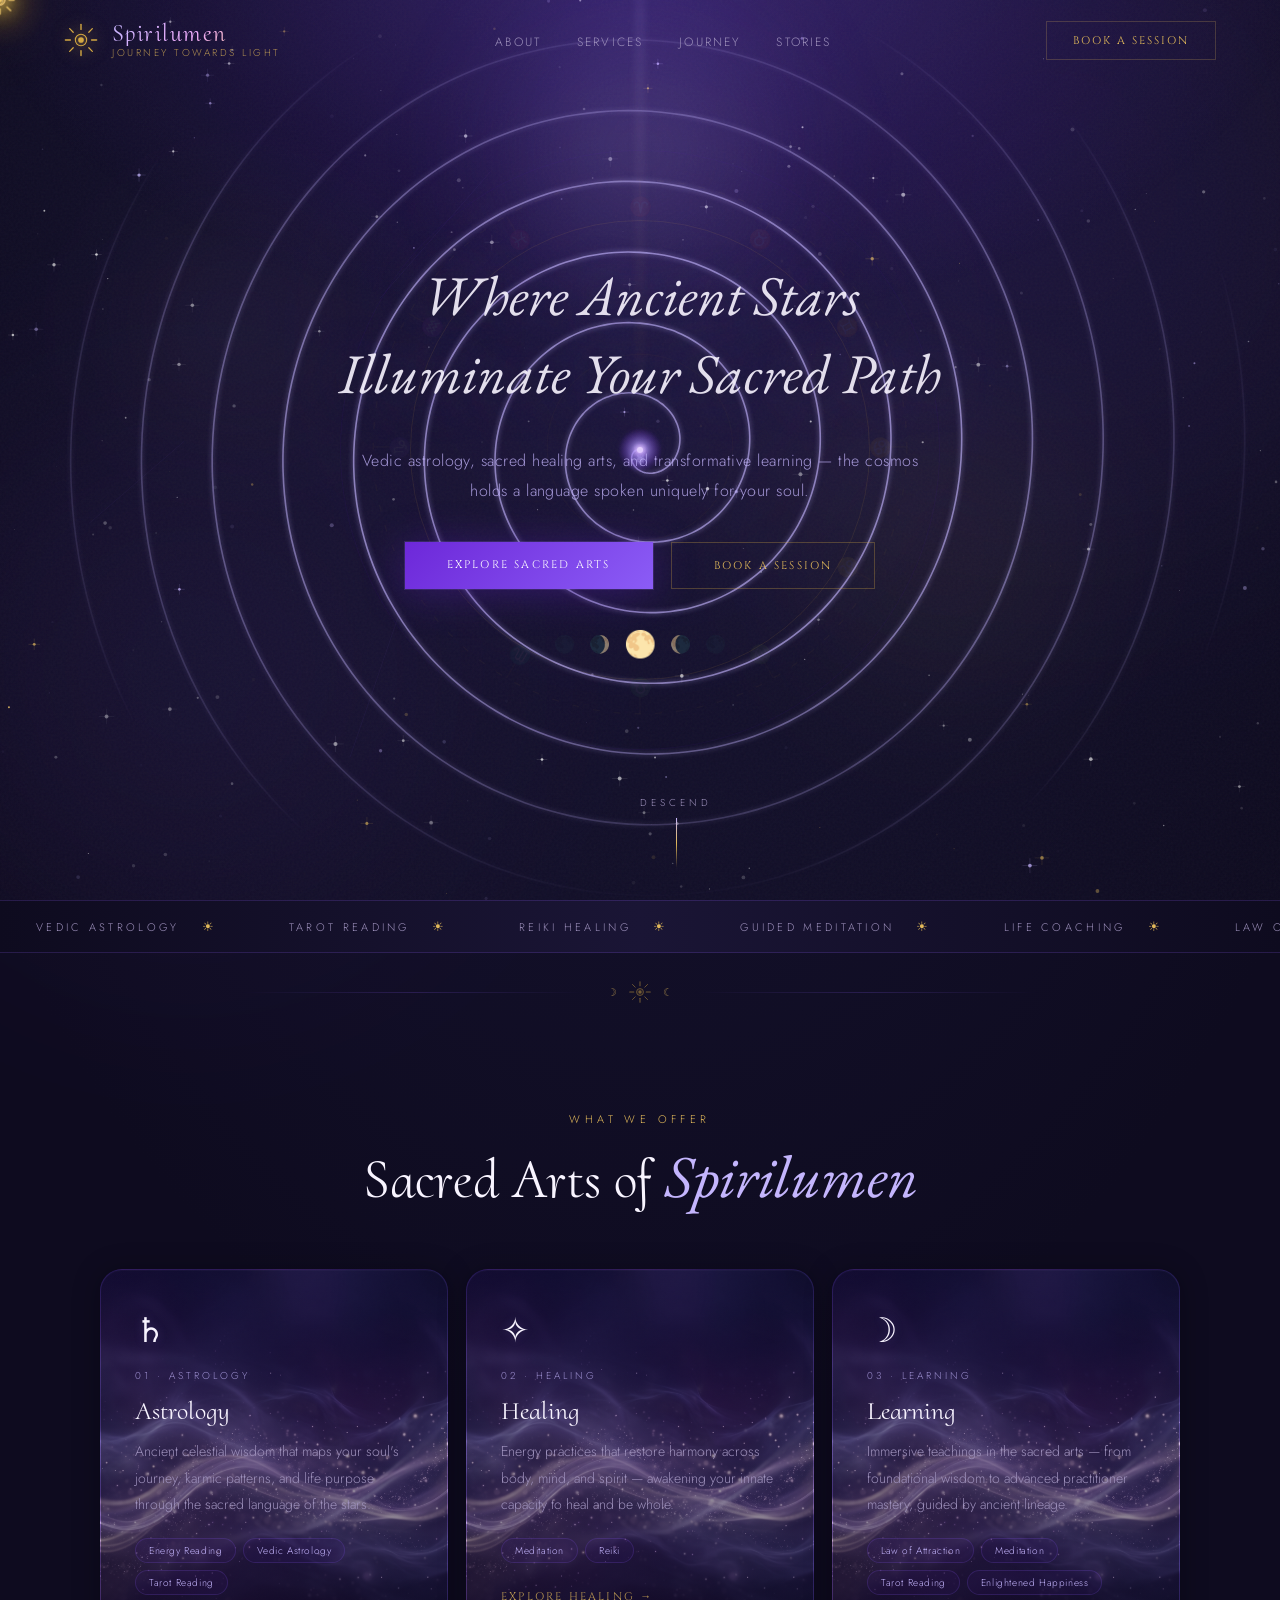
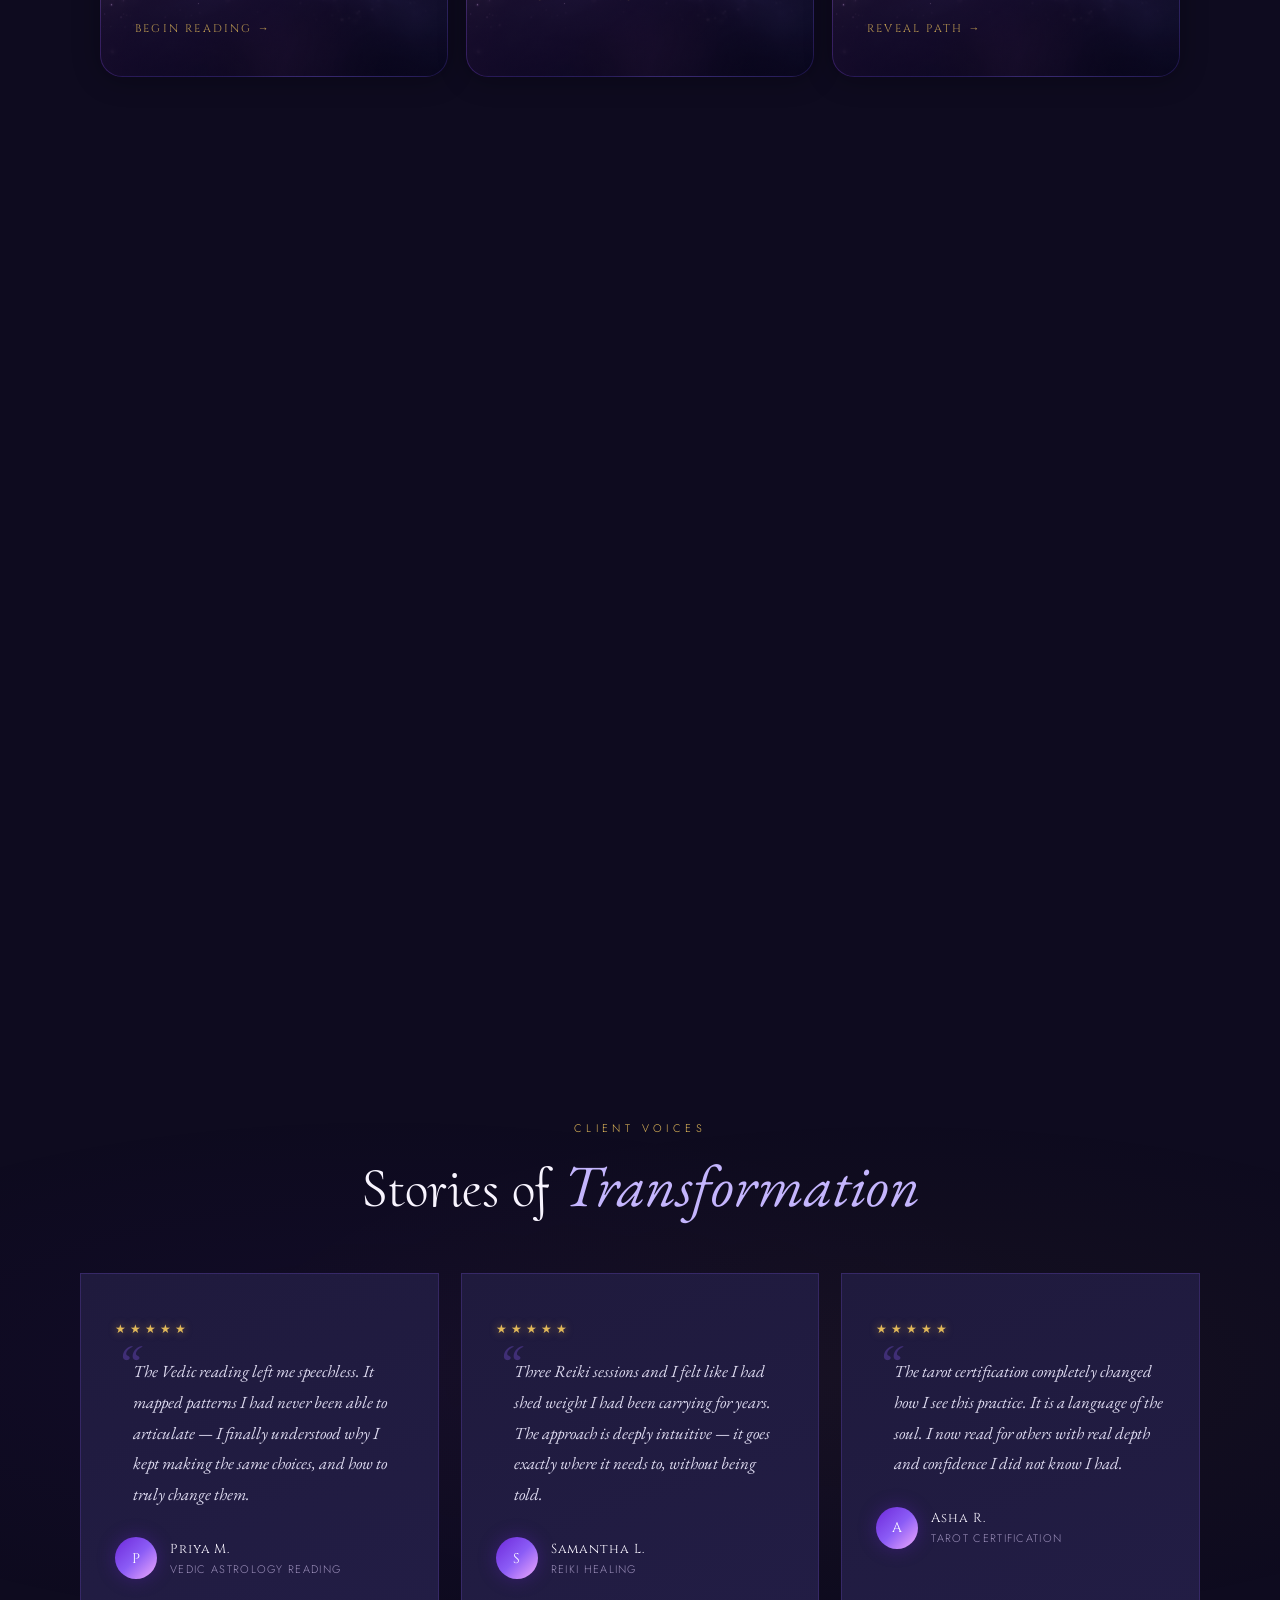
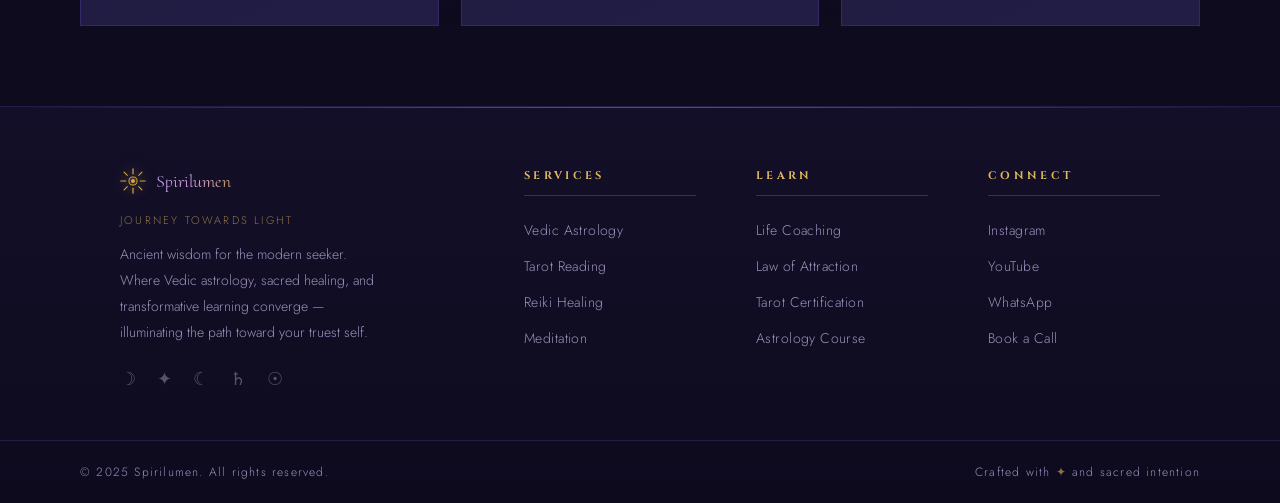
<file: index.html>
<!DOCTYPE html>
<html lang="en">
<head>
<meta charset="UTF-8">
<meta name="viewport" content="width=device-width, initial-scale=1.0">
<title>Spirilumen — Journey Towards Light</title>
<link rel="preconnect" href="https://fonts.googleapis.com">
<link rel="preconnect" href="https://fonts.gstatic.com" crossorigin>
<link href="https://fonts.googleapis.com/css2?family=Cinzel:wght@400;500;600&family=EB+Garamond:ital,wght@0,400;0,500;1,400;1,500&family=Cormorant+Upright:wght@300;400;500&family=Jost:wght@200;300;400&display=swap" rel="stylesheet">
<link rel="stylesheet" href="styles.css">
<link rel="stylesheet" href="animations.css">
<link rel="stylesheet" href="booking-modal.css">
</head>
<body>

<!-- ═══ CUSTOM CURSOR ═══ -->
<div id="cur-sun">
  <svg viewBox="0 0 48 48" fill="none" xmlns="http://www.w3.org/2000/svg">
    <line x1="24" y1="2"  x2="24" y2="10" stroke="#f0c86a" stroke-width="2.2" stroke-linecap="round"/>
    <line x1="24" y1="38" x2="24" y2="46" stroke="#f0c86a" stroke-width="2.2" stroke-linecap="round"/>
    <line x1="2"  y1="24" x2="10" y2="24" stroke="#f0c86a" stroke-width="2.2" stroke-linecap="round"/>
    <line x1="38" y1="24" x2="46" y2="24" stroke="#f0c86a" stroke-width="2.2" stroke-linecap="round"/>
    <line x1="7.5"  y1="7.5"  x2="13.2" y2="13.2" stroke="#f0c86a" stroke-width="2" stroke-linecap="round"/>
    <line x1="34.8" y1="34.8" x2="40.5" y2="40.5" stroke="#f0c86a" stroke-width="2" stroke-linecap="round"/>
    <line x1="40.5" y1="7.5"  x2="34.8" y2="13.2" stroke="#f0c86a" stroke-width="2" stroke-linecap="round"/>
    <line x1="13.2" y1="34.8" x2="7.5"  y2="40.5" stroke="#f0c86a" stroke-width="2" stroke-linecap="round"/>
    <circle cx="24" cy="24" r="7"   stroke="#f0c86a" stroke-width="1.5" fill="rgba(240,200,106,0.12)"/>
    <circle cx="24" cy="24" r="3.5" fill="#f0c86a"/>
  </svg>
</div>
<div id="cur-trail">☽</div>
<canvas id="trailC"></canvas>

<!-- ═══ SPACE CANVAS ═══ -->
<canvas id="spaceC"></canvas>

<!-- ═══ NEBULAE ═══ -->
<div class="nbl n1"></div>
<div class="nbl n2"></div>
<div class="nbl n3"></div>
<div class="nbl n4"></div>
<div class="nbl n5"></div>
<div class="grain"></div>

<!-- ═══════════════════════════════════════
     NAV
════════════════════════════════════════ -->
<nav id="mainNav">
  <div class="logo-group">
    <svg class="logo-sun-svg" viewBox="0 0 48 48" fill="none" xmlns="http://www.w3.org/2000/svg">
      <line x1="24" y1="2"  x2="24" y2="9"  stroke="#d4a843" stroke-width="2"   stroke-linecap="round"/>
      <line x1="24" y1="39" x2="24" y2="46" stroke="#d4a843" stroke-width="2"   stroke-linecap="round"/>
      <line x1="2"  y1="24" x2="9"  y2="24" stroke="#d4a843" stroke-width="2"   stroke-linecap="round"/>
      <line x1="39" y1="24" x2="46" y2="24" stroke="#d4a843" stroke-width="2"   stroke-linecap="round"/>
      <line x1="8"  y1="8"  x2="13" y2="13" stroke="#d4a843" stroke-width="1.8" stroke-linecap="round"/>
      <line x1="35" y1="35" x2="40" y2="40" stroke="#d4a843" stroke-width="1.8" stroke-linecap="round"/>
      <line x1="40" y1="8"  x2="35" y2="13" stroke="#d4a843" stroke-width="1.8" stroke-linecap="round"/>
      <line x1="13" y1="35" x2="8"  y2="40" stroke="#d4a843" stroke-width="1.8" stroke-linecap="round"/>
      <circle cx="24" cy="24" r="8" stroke="#d4a843" stroke-width="1.5" fill="rgba(212,168,67,0.1)"/>
      <circle cx="24" cy="24" r="4" fill="#d4a843"/>
    </svg>
    <div class="logo-text-wrap">
      <span class="logo-name">Spirilumen</span>
      <span class="logo-tag">Journey towards light</span>
    </div>
  </div>
  <ul class="nav-links">
    <li><a href="#about">About</a></li>
    <li><a href="#services">Services</a></li>
    <li><a href="#journey">Journey</a></li>
    <li><a href="#stories">Stories</a></li>
  </ul>
  <a href="#consult" class="nav-book">Book a Session</a>
</nav>

<!-- ═══════════════════════════════════════
     HERO
════════════════════════════════════════ -->
<section class="hero" id="home">

  <!-- Hero Spiral SVG — animated entirely by initHeroSpiral() in animations.js -->
  <svg id="heroSpiralSvg" xmlns="http://www.w3.org/2000/svg" aria-hidden="true"
       style="position:absolute;top:0;left:0;pointer-events:none;z-index:1;overflow:visible;">
    <defs>
      <filter id="spGlow" x="-40%" y="-40%" width="180%" height="180%" color-interpolation-filters="sRGB">
        <feGaussianBlur in="SourceGraphic" stdDeviation="2.8" result="blur"/>
        <feMerge>
          <feMergeNode in="blur"/>
          <feMergeNode in="SourceGraphic"/>
        </feMerge>
      </filter>
      <radialGradient id="spFocalGrad" cx="50%" cy="50%" r="50%">
        <stop offset="0%"   stop-color="rgba(216,180,254,0.9)"/>
        <stop offset="40%"  stop-color="rgba(167,139,250,0.35)"/>
        <stop offset="100%" stop-color="rgba(109,40,217,0)"/>
      </radialGradient>
      <radialGradient id="spMaskGrad" cx="50%" cy="50%" r="50%">
        <stop offset="50%"  stop-color="white" stop-opacity="1"/>
        <stop offset="100%" stop-color="white" stop-opacity="0"/>
      </radialGradient>
      <mask id="spFadeMask">
        <rect id="spMaskRect" fill="url(#spMaskGrad)"/>
      </mask>
    </defs>
    <g id="heroSpiralRotGroup" mask="url(#spFadeMask)">
      <path id="heroSpiralPath"/>
    </g>
    <circle id="heroSpiralGlow" r="22" fill="url(#spFocalGrad)" filter="url(#spGlow)" opacity="0"/>
    <circle id="heroSpiralCore" r="3"  fill="rgba(230,210,255,0.95)" filter="url(#spGlow)" opacity="0"/>
  </svg>

  <!-- Background wreath + orbital rings -->
  <div class="hero-emblem">
    <svg class="emblem-wreath" viewBox="0 0 500 500" xmlns="http://www.w3.org/2000/svg"
         style="width:min(580px,88vw);height:min(580px,88vw);">
      <g fill="none" stroke="rgba(212,168,67,1)" stroke-width="1.2">
        <circle cx="250" cy="250" r="230" stroke-dasharray="6 12" opacity=".6"/>
        <circle cx="250" cy="250" r="200" stroke-dasharray="2 18" opacity=".35"/>
        <circle cx="250" cy="250" r="80"  opacity=".4"/>
        <g opacity=".5">
          <line x1="250" y1="20" x2="250" y2="40"/>
          <line x1="250" y1="20" x2="250" y2="40" transform="rotate(30,250,250)"/>
          <line x1="250" y1="20" x2="250" y2="40" transform="rotate(60,250,250)"/>
          <line x1="250" y1="20" x2="250" y2="40" transform="rotate(90,250,250)"/>
          <line x1="250" y1="20" x2="250" y2="40" transform="rotate(120,250,250)"/>
          <line x1="250" y1="20" x2="250" y2="40" transform="rotate(150,250,250)"/>
          <line x1="250" y1="20" x2="250" y2="40" transform="rotate(180,250,250)"/>
          <line x1="250" y1="20" x2="250" y2="40" transform="rotate(210,250,250)"/>
          <line x1="250" y1="20" x2="250" y2="40" transform="rotate(240,250,250)"/>
          <line x1="250" y1="20" x2="250" y2="40" transform="rotate(270,250,250)"/>
          <line x1="250" y1="20" x2="250" y2="40" transform="rotate(300,250,250)"/>
          <line x1="250" y1="20" x2="250" y2="40" transform="rotate(330,250,250)"/>
        </g>
      </g>
      <g font-family="serif" font-size="16" fill="rgba(212,168,67,0.7)"
         text-anchor="middle" dominant-baseline="middle">
        <text transform="rotate(0,250,250)   translate(250,45)">♈</text>
        <text transform="rotate(30,250,250)  translate(250,45)">♉</text>
        <text transform="rotate(60,250,250)  translate(250,45)">♊</text>
        <text transform="rotate(90,250,250)  translate(250,45)">♋</text>
        <text transform="rotate(120,250,250) translate(250,45)">♌</text>
        <text transform="rotate(150,250,250) translate(250,45)">♍</text>
        <text transform="rotate(180,250,250) translate(250,45)">♎</text>
        <text transform="rotate(210,250,250) translate(250,45)">♏</text>
        <text transform="rotate(240,250,250) translate(250,45)">♐</text>
        <text transform="rotate(270,250,250) translate(250,45)">♑</text>
        <text transform="rotate(300,250,250) translate(250,45)">♒</text>
        <text transform="rotate(330,250,250) translate(250,45)">♓</text>
      </g>
    </svg>
    <div class="emblem-ring1"></div>
    <div class="emblem-ring2"></div>
  </div>

  <!-- Floating planetary symbols — CSS floatPlanetOrbit drives these -->
  <div class="fp" style="--fa:0deg;  --fr:195px; --fd:20s; --fs:13px;">♄</div>
  <div class="fp" style="--fa:45deg; --fr:210px; --fd:26s; --fs:11px;">☽</div>
  <div class="fp" style="--fa:90deg; --fr:185px; --fd:16s; --fs:15px;">✦</div>
  <div class="fp" style="--fa:135deg;--fr:205px; --fd:22s; --fs:12px;">♃</div>
  <div class="fp" style="--fa:180deg;--fr:195px; --fd:18s; --fs:14px;">☿</div>
  <div class="fp" style="--fa:225deg;--fr:200px; --fd:24s; --fs:11px;">♀</div>
  <div class="fp" style="--fa:270deg;--fr:188px; --fd:19s; --fs:13px;">♂</div>
  <div class="fp" style="--fa:315deg;--fr:200px; --fd:21s; --fs:12px;">☉</div>

  <div class="hero-content">
    <h1 class="hero-h">Where Ancient Stars<br>Illuminate Your Sacred Path</h1>
    <p class="hero-sub">Vedic astrology, sacred healing arts, and transformative learning — the cosmos holds a language spoken uniquely for your soul.</p>
    <div class="hero-btns">
      <a href="#services" class="hbp"><span>Explore Sacred Arts</span></a>
      <a href="#consult"  class="hbs">Book a Session</a>
    </div>
    <div class="moon-strip">
      <span>🌑</span><span>🌒</span><span>🌕</span><span>🌘</span><span>🌑</span>
    </div>
  </div>

  <div class="scroll-b">
    <span>Descend</span>
    <div class="scroll-p"></div>
  </div>
</section>

<!-- ═══ MARQUEE ═══ -->
<div class="mq-wrap">
  <!-- Populated by initMarqueePopulate() in animations.js -->
  <div class="mq-track" id="mqT"></div>
</div>

<!-- ═══ SACRED DIVIDER ═══ -->
<div class="s-div sw rev">
  <div class="s-div-l"></div>
  <div class="s-div-c">
    <span>☽</span>
    <svg viewBox="0 0 32 32" fill="none" xmlns="http://www.w3.org/2000/svg">
      <line x1="16" y1="1"  x2="16" y2="7"  stroke="#d4a843" stroke-width="1.5" stroke-linecap="round"/>
      <line x1="16" y1="25" x2="16" y2="31" stroke="#d4a843" stroke-width="1.5" stroke-linecap="round"/>
      <line x1="1"  y1="16" x2="7"  y2="16" stroke="#d4a843" stroke-width="1.5" stroke-linecap="round"/>
      <line x1="25" y1="16" x2="31" y2="16" stroke="#d4a843" stroke-width="1.5" stroke-linecap="round"/>
      <line x1="5"  y1="5"  x2="9"  y2="9"  stroke="#d4a843" stroke-width="1.3" stroke-linecap="round"/>
      <line x1="23" y1="23" x2="27" y2="27" stroke="#d4a843" stroke-width="1.3" stroke-linecap="round"/>
      <line x1="27" y1="5"  x2="23" y2="9"  stroke="#d4a843" stroke-width="1.3" stroke-linecap="round"/>
      <line x1="9"  y1="23" x2="5"  y2="27" stroke="#d4a843" stroke-width="1.3" stroke-linecap="round"/>
      <circle cx="16" cy="16" r="5"   stroke="#d4a843" stroke-width="1.3" fill="rgba(212,168,67,0.12)"/>
      <circle cx="16" cy="16" r="2.5" fill="#d4a843"/>
    </svg>
    <span>☾</span>
  </div>
  <div class="s-div-l"></div>
</div>
<!-- ═══════════════════════════════════════
     SERVICES
════════════════════════════════════════ -->
<div class="sw" id="services">
  <div class="svc-w">
    <div class="svc-hdr">
      <span class="sl rev">What We Offer</span>
      <h2 class="sh rev">Sacred Arts of <em>Spirilumen</em></h2>
    </div>

    <!-- 3 cards — each clickable to its own page -->
    <div class="svc-g">
      <div class="svc-c rev" id="sc1" data-href="astrology.html" style="cursor:pointer;">
        <span class="svc-ic">♄</span>
        <span class="svc-nm">01 · Astrology</span>
        <h3 class="svc-name">Astrology</h3>
        <p class="svc-desc">Ancient celestial wisdom that maps your soul's journey, karmic patterns, and life purpose through the sacred language of the stars.</p>
        <div class="svc-tags">
          <span class="svc-tag" data-tag-href="astrology.html#tab-energy">Energy Reading</span>
          <span class="svc-tag" data-tag-href="astrology.html#tab-vedic">Vedic Astrology</span>
          <span class="svc-tag" data-tag-href="astrology.html#tab-tarot">Tarot Reading</span>
        </div>
        <a href="astrology.html" class="svc-lnk">Begin Reading →</a>
      </div>

      <div class="svc-c rev d1" id="sc2" data-href="healing.html" style="cursor:pointer;">
        <span class="svc-ic">✧</span>
        <span class="svc-nm">02 · Healing</span>
        <h3 class="svc-name">Healing</h3>
        <p class="svc-desc">Energy practices that restore harmony across body, mind, and spirit — awakening your innate capacity to heal and be whole.</p>
        <div class="svc-tags">
          <span class="svc-tag" data-tag-href="healing.html#tab-meditation">Meditation</span>
          <span class="svc-tag" data-tag-href="healing.html#tab-reiki">Reiki</span>
        </div>
        <a href="healing.html" class="svc-lnk">Explore Healing →</a>
      </div>

      <div class="svc-c rev d2" id="sc3" data-href="learning.html" style="cursor:pointer;">
        <span class="svc-ic">☽</span>
        <span class="svc-nm">03 · Learning</span>
        <h3 class="svc-name">Learning</h3>
        <p class="svc-desc">Immersive teachings in the sacred arts — from foundational wisdom to advanced practitioner mastery, guided by ancient lineage.</p>
        <div class="svc-tags">
          <span class="svc-tag" data-tag-href="learning.html#tab-courses">Law of Attraction</span>
          <span class="svc-tag" data-tag-href="learning.html#tab-courses">Meditation</span>
          <span class="svc-tag" data-tag-href="learning.html#tab-tarot-reading">Tarot Reading</span>
          <span class="svc-tag" data-tag-href="learning.html#tab-enlightened-happiness">Enlightened Happiness</span>
        </div>
        <a href="learning.html" class="svc-lnk">Reveal Path →</a>
      </div>
    </div>
  </div>
</div>
  
<!-- ═══════════════════════════════════════
     ABOUT
════════════════════════════════════════ -->
<div class="sw">
  <div class="about-w" id="about">
    <div class="about-g">

      <!-- Brand Sphere visual -->
      <div class="brand-sphere rev">
        <div class="bs-orb bo1"><div class="bp-dot bd1"></div></div>
        <div class="bs-orb bo2"><div class="bp-dot bd2"></div></div>
        <div class="bs-wreath">
          <svg viewBox="0 0 320 320" fill="none" xmlns="http://www.w3.org/2000/svg" style="width:100%;height:100%;">
            <circle cx="160" cy="160" r="145" stroke="rgba(212,168,67,0.55)" stroke-width="1"   stroke-dasharray="5 10"/>
            <circle cx="160" cy="160" r="130" stroke="rgba(212,168,67,0.25)" stroke-width="0.7" stroke-dasharray="2 14"/>
            <g fill="rgba(212,168,67,0.4)" opacity=".7">
              <ellipse cx="160" cy="16" rx="4" ry="7" transform="rotate(0,160,160)"/>
              <ellipse cx="160" cy="16" rx="4" ry="7" transform="rotate(30,160,160)"/>
              <ellipse cx="160" cy="16" rx="4" ry="7" transform="rotate(60,160,160)"/>
              <ellipse cx="160" cy="16" rx="4" ry="7" transform="rotate(90,160,160)"/>
              <ellipse cx="160" cy="16" rx="4" ry="7" transform="rotate(120,160,160)"/>
              <ellipse cx="160" cy="16" rx="4" ry="7" transform="rotate(150,160,160)"/>
              <ellipse cx="160" cy="16" rx="4" ry="7" transform="rotate(180,160,160)"/>
              <ellipse cx="160" cy="16" rx="4" ry="7" transform="rotate(210,160,160)"/>
              <ellipse cx="160" cy="16" rx="4" ry="7" transform="rotate(240,160,160)"/>
              <ellipse cx="160" cy="16" rx="4" ry="7" transform="rotate(270,160,160)"/>
              <ellipse cx="160" cy="16" rx="4" ry="7" transform="rotate(300,160,160)"/>
              <ellipse cx="160" cy="16" rx="4" ry="7" transform="rotate(330,160,160)"/>
            </g>
          </svg>
        </div>
        <div class="bs-inner">
          <svg class="bs-sun" viewBox="0 0 64 64" fill="none" xmlns="http://www.w3.org/2000/svg">
            <line x1="32" y1="2"  x2="32" y2="13" stroke="#f0c86a" stroke-width="2.5" stroke-linecap="round"/>
            <line x1="32" y1="51" x2="32" y2="62" stroke="#f0c86a" stroke-width="2.5" stroke-linecap="round"/>
            <line x1="2"  y1="32" x2="13" y2="32" stroke="#f0c86a" stroke-width="2.5" stroke-linecap="round"/>
            <line x1="51" y1="32" x2="62" y2="32" stroke="#f0c86a" stroke-width="2.5" stroke-linecap="round"/>
            <line x1="10"   y1="10"   x2="17.5" y2="17.5" stroke="#f0c86a" stroke-width="2" stroke-linecap="round"/>
            <line x1="46.5" y1="46.5" x2="54"   y2="54"   stroke="#f0c86a" stroke-width="2" stroke-linecap="round"/>
            <line x1="54"   y1="10"   x2="46.5" y2="17.5" stroke="#f0c86a" stroke-width="2" stroke-linecap="round"/>
            <line x1="17.5" y1="46.5" x2="10"   y2="54"   stroke="#f0c86a" stroke-width="2" stroke-linecap="round"/>
            <circle cx="32" cy="32" r="10" stroke="#f0c86a" stroke-width="1.8" fill="rgba(240,200,106,0.15)"/>
            <circle cx="32" cy="32" r="5"  fill="#f0c86a"/>
          </svg>
        </div>
      </div>

      <!-- About copy -->
      <div>
        <span class="sl rev">The Practice</span>
        <h2 class="sh rev">A Lineage of<br><em>Sacred Knowledge</em></h2>
        <p class="about-desc rev" style="transition-delay:.2s">
          Rooted in the ancient Vedic tradition, Spirilumen bridges <em>timeless astronomical wisdom</em> with the lived texture of modern life. Every reading, every healing, every teaching is a sacred dialogue between the cosmos and your deepest truth.
        </p>
        <p class="about-desc rev" style="transition-delay:.3s;margin-top:16px;">
          Whether you seek clarity in relationships, career, purpose, or spiritual growth — the stars hold <em>a map written for you alone</em>. We illuminate the path so you can walk it with grace.
        </p>
        <div class="stats-row rev" style="transition-delay:.4s">
          <div class="stat"><span class="stat-n">12+</span><span class="stat-l">Years of Practice</span></div>
          <div class="stat"><span class="stat-n">2K+</span><span class="stat-l">Souls Guided</span></div>
          <div class="stat"><span class="stat-n">5</span>  <span class="stat-l">Sacred Arts</span></div>
          <div class="stat"><span class="stat-n">∞</span>  <span class="stat-l">Cosmic Wisdom</span></div>
        </div>
      </div>
    </div>
  </div>
</div>

<!-- ═══ DIVIDER ═══ -->
<div class="s-div sw rev">
  <div class="s-div-l"></div>
  <div class="s-div-c">
    <span style="font-family:serif;font-size:16px;color:var(--gold);opacity:.6;">✦</span>
  </div>
  <div class="s-div-l"></div>
</div>

<!-- ═══════════════════════════════════════
     PROCESS
════════════════════════════════════════ 
<div class="sw">
  <div class="proc-w" id="journey">
    <span class="sl rev">Your Journey</span>
    <h2 class="sh rev">How the <em>Light Finds You</em></h2>
    <div class="proc-steps">
      <div class="ps rev">
        <div class="ps-num">I</div>
        <h3 class="ps-t">Reach Out</h3>
        <p class="ps-d">Share your intention — what you seek, question, or feel called to understand. Every journey begins with a single word toward light.</p>
      </div>
      <div class="ps rev d1">
        <div class="ps-num">II</div>
        <h3 class="ps-t">Free Discovery</h3>
        <p class="ps-d">A complimentary 20-minute call to align your needs with the right sacred path — reading, healing, coaching, or learning.</p>
      </div>
      <div class="ps rev d2">
        <div class="ps-num">III</div>
        <h3 class="ps-t">Sacred Session</h3>
        <p class="ps-d">Your personalised session — conducted with care, precision, and sacred intention, whether in person or through the digital ether.</p>
      </div>
      <div class="ps rev d3">
        <div class="ps-num">IV</div>
        <h3 class="ps-t">Integration</h3>
        <p class="ps-d">Receive recorded insights, written materials, and continued support to anchor and embody what has been revealed to you.</p>
      </div>
    </div>
  </div>
</div>-->

<!-- ═══════════════════════════════════════
     TESTIMONIALS
════════════════════════════════════════ -->
<div class="sw tst-w" id="stories">
  <div class="tst-i">
    <div class="tst-hdr">
      <span class="sl rev">Client Voices</span>
      <h2 class="sh rev">Stories of <em>Transformation</em></h2>
    </div>
    <div class="tst-g">
      <div class="tc rev">
        <div class="tc-stars"><span>★</span><span>★</span><span>★</span><span>★</span><span>★</span></div>
        <p class="tc-q">The Vedic reading left me speechless. It mapped patterns I had never been able to articulate — I finally understood why I kept making the same choices, and how to truly change them.</p>
        <div class="tc-a">
          <div class="ta-av">P</div>
          <div><div class="ta-n">Priya M.</div><div class="ta-r">Vedic Astrology Reading</div></div>
        </div>
      </div>
      <div class="tc rev d1">
        <div class="tc-stars"><span>★</span><span>★</span><span>★</span><span>★</span><span>★</span></div>
        <p class="tc-q">Three Reiki sessions and I felt like I had shed weight I had been carrying for years. The approach is deeply intuitive — it goes exactly where it needs to, without being told.</p>
        <div class="tc-a">
          <div class="ta-av">S</div>
          <div><div class="ta-n">Samantha L.</div><div class="ta-r">Reiki Healing</div></div>
        </div>
      </div>
      <div class="tc rev d2">
        <div class="tc-stars"><span>★</span><span>★</span><span>★</span><span>★</span><span>★</span></div>
        <p class="tc-q">The tarot certification completely changed how I see this practice. It is a language of the soul. I now read for others with real depth and confidence I did not know I had.</p>
        <div class="tc-a">
          <div class="ta-av">A</div>
          <div><div class="ta-n">Asha R.</div><div class="ta-r">Tarot Certification</div></div>
        </div>
      </div>
    </div>
  </div>
</div>

<!-- ═══════════════════════════════════════
     CTA
════════════════════════════════════════ 
<div class="sw cta-w" id="consult">
  <div class="cta-rings">
    <div class="cr cr1"></div>
    <div class="cr cr2"></div>
    <div class="cr cr3"></div>
    <div class="cr cr4"></div>
  </div>
  <div class="cta-in">
    <div class="cta-brand-lock rev">
      <svg class="cta-sun-sm" viewBox="0 0 48 48" fill="none" xmlns="http://www.w3.org/2000/svg">
        <line x1="24" y1="2"  x2="24" y2="10" stroke="#f0c86a" stroke-width="2"   stroke-linecap="round"/>
        <line x1="24" y1="38" x2="24" y2="46" stroke="#f0c86a" stroke-width="2"   stroke-linecap="round"/>
        <line x1="2"  y1="24" x2="10" y2="24" stroke="#f0c86a" stroke-width="2"   stroke-linecap="round"/>
        <line x1="38" y1="24" x2="46" y2="24" stroke="#f0c86a" stroke-width="2"   stroke-linecap="round"/>
        <line x1="7.5"  y1="7.5"  x2="12.5" y2="12.5" stroke="#f0c86a" stroke-width="1.8" stroke-linecap="round"/>
        <line x1="35.5" y1="35.5" x2="40.5" y2="40.5" stroke="#f0c86a" stroke-width="1.8" stroke-linecap="round"/>
        <line x1="40.5" y1="7.5"  x2="35.5" y2="12.5" stroke="#f0c86a" stroke-width="1.8" stroke-linecap="round"/>
        <line x1="12.5" y1="35.5" x2="7.5"  y2="40.5" stroke="#f0c86a" stroke-width="1.8" stroke-linecap="round"/>
        <circle cx="24" cy="24" r="7"   stroke="#f0c86a" stroke-width="1.5" fill="rgba(240,200,106,0.1)"/>
        <circle cx="24" cy="24" r="3.5" fill="#f0c86a"/>
      </svg>
      <span class="cta-brand-name">Spirilumen</span>
    </div>
    <h2 class="cta-h rev">Your Stars Are<em>Already Speaking</em></h2>
    <p class="cta-sub rev">Book a free 20-minute discovery call, or receive celestial insights directly to your inbox — the first step is simply turning toward the light.</p>
    <div class="cta-form rev">
      <input class="cta-inp" type="email" placeholder="Your email address">
      <button class="cta-btn">Receive Insights</button>
    </div>
    <p class="cta-note rev">Or <a href="mailto:hello@spirilumen.com">email directly</a> to book your session</p>
  </div>
</div>-->

<!-- ═══════════════════════════════════════
     FOOTER
════════════════════════════════════════ -->
<footer>
  <div class="ft-gbar"></div>
  <div class="ft-g">
    <div class="ft-brand">
      <div class="ftlogo">
        <svg class="ft-sun" viewBox="0 0 32 32" fill="none" xmlns="http://www.w3.org/2000/svg">
          <line x1="16" y1="1"  x2="16" y2="7"  stroke="#d4a843" stroke-width="1.5" stroke-linecap="round"/>
          <line x1="16" y1="25" x2="16" y2="31" stroke="#d4a843" stroke-width="1.5" stroke-linecap="round"/>
          <line x1="1"  y1="16" x2="7"  y2="16" stroke="#d4a843" stroke-width="1.5" stroke-linecap="round"/>
          <line x1="25" y1="16" x2="31" y2="16" stroke="#d4a843" stroke-width="1.5" stroke-linecap="round"/>
          <line x1="5"  y1="5"  x2="9"  y2="9"  stroke="#d4a843" stroke-width="1.3" stroke-linecap="round"/>
          <line x1="23" y1="23" x2="27" y2="27" stroke="#d4a843" stroke-width="1.3" stroke-linecap="round"/>
          <line x1="27" y1="5"  x2="23" y2="9"  stroke="#d4a843" stroke-width="1.3" stroke-linecap="round"/>
          <line x1="9"  y1="23" x2="5"  y2="27" stroke="#d4a843" stroke-width="1.3" stroke-linecap="round"/>
          <circle cx="16" cy="16" r="5"   stroke="#d4a843" stroke-width="1.2" fill="rgba(212,168,67,0.1)"/>
          <circle cx="16" cy="16" r="2.5" fill="#d4a843"/>
        </svg>
        <span class="ft-name">Spirilumen</span>
      </div>
      <span class="ft-tag-sm">Journey towards light</span>
      <p>Ancient wisdom for the modern seeker. Where Vedic astrology, sacred healing, and transformative learning converge — illuminating the path toward your truest self.</p>
      <div class="ft-syms">☽ ✦ ☾ ♄ ☉</div>
    </div>
    <div class="ft-col">
      <h5>Services</h5>
      <ul>
        <li><a href="#">Vedic Astrology</a></li>
        <li><a href="#">Tarot Reading</a></li>
        <li><a href="#">Reiki Healing</a></li>
        <li><a href="#">Meditation</a></li>
      </ul>
    </div>
    <div class="ft-col">
      <h5>Learn</h5>
      <ul>
        <li><a href="#">Life Coaching</a></li>
        <li><a href="#">Law of Attraction</a></li>
        <li><a href="#">Tarot Certification</a></li>
        <li><a href="#">Astrology Course</a></li>
      </ul>
    </div>
    <div class="ft-col">
      <h5>Connect</h5>
      <ul>
        <li><a href="#">Instagram</a></li>
        <li><a href="#">YouTube</a></li>
        <li><a href="#">WhatsApp</a></li>
        <li><a href="#">Book a Call</a></li>
      </ul>
    </div>
  </div>
  <div class="ft-btm">
    <p>© 2025 Spirilumen. All rights reserved.</p>
    <p>Crafted with <span class="fts">✦</span> and sacred intention</p>
  </div>
</footer>

<!-- ═══ SCRIPTS — load after DOM ═══ -->
<script src="animations.js"></script>
<script src="booking-modal.js"></script>
<script>
/* ── CLICKABLE SERVICE TAG BADGES → deep-link to relevant tab ── */
document.querySelectorAll('.svc-tag[data-tag-href]').forEach(tag => {
  tag.style.cursor = 'pointer';
  tag.addEventListener('click', e => {
    e.stopPropagation(); /* don't trigger the parent card's default link */
    window.location.href = tag.dataset.tagHref;
  });
});
</script>

</body>
</html>
</file>
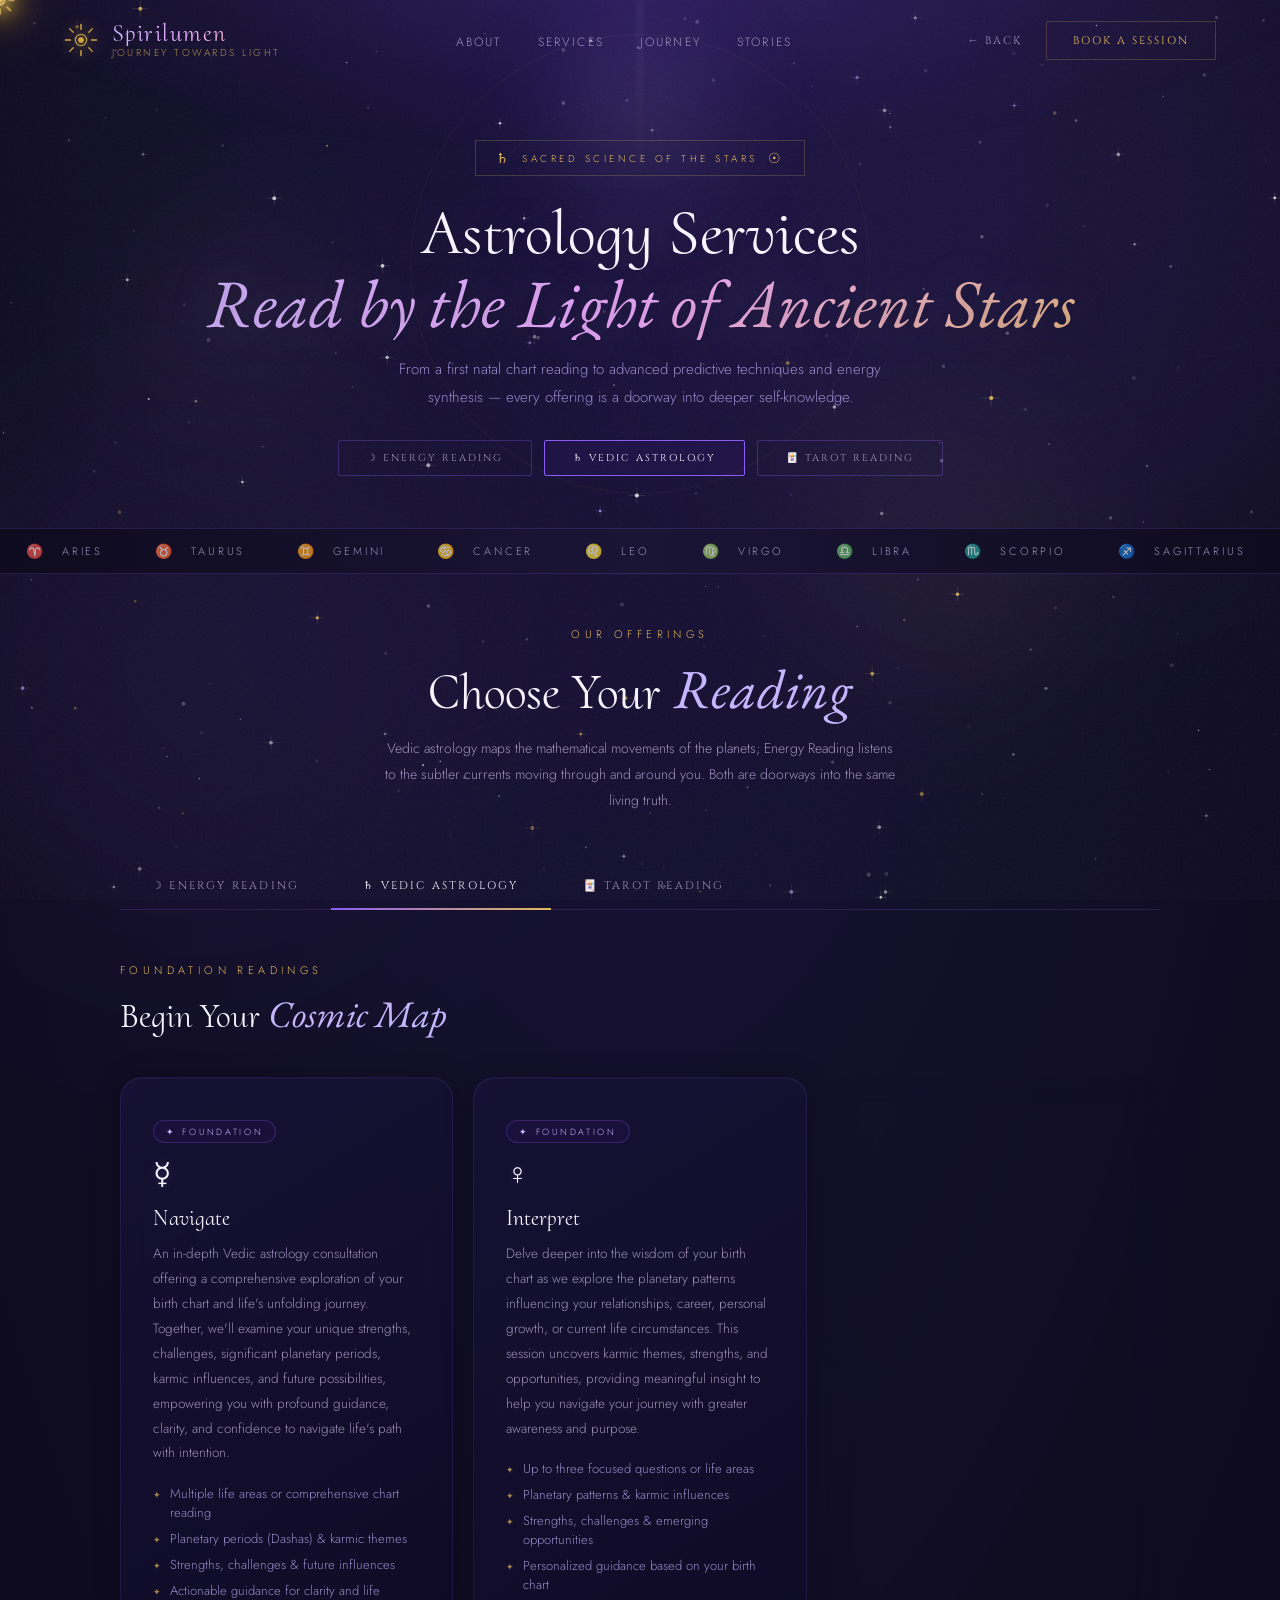
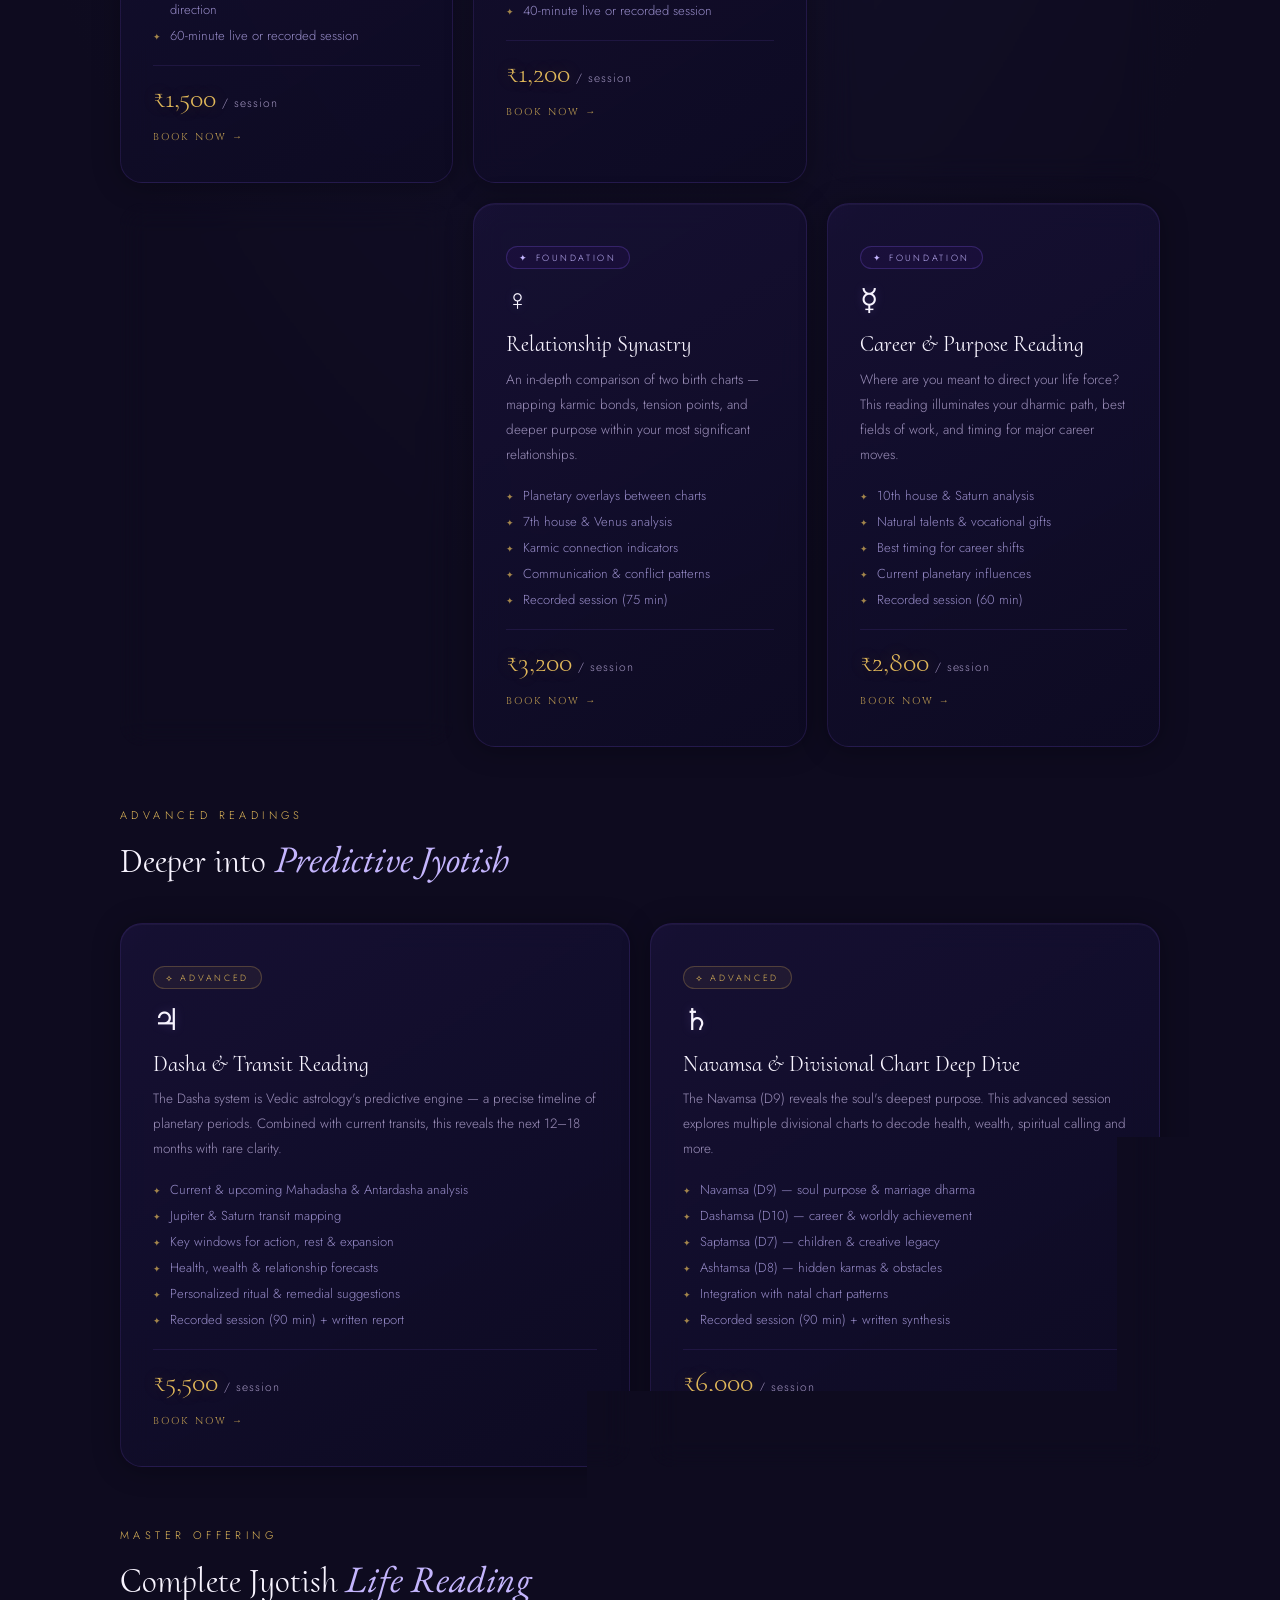
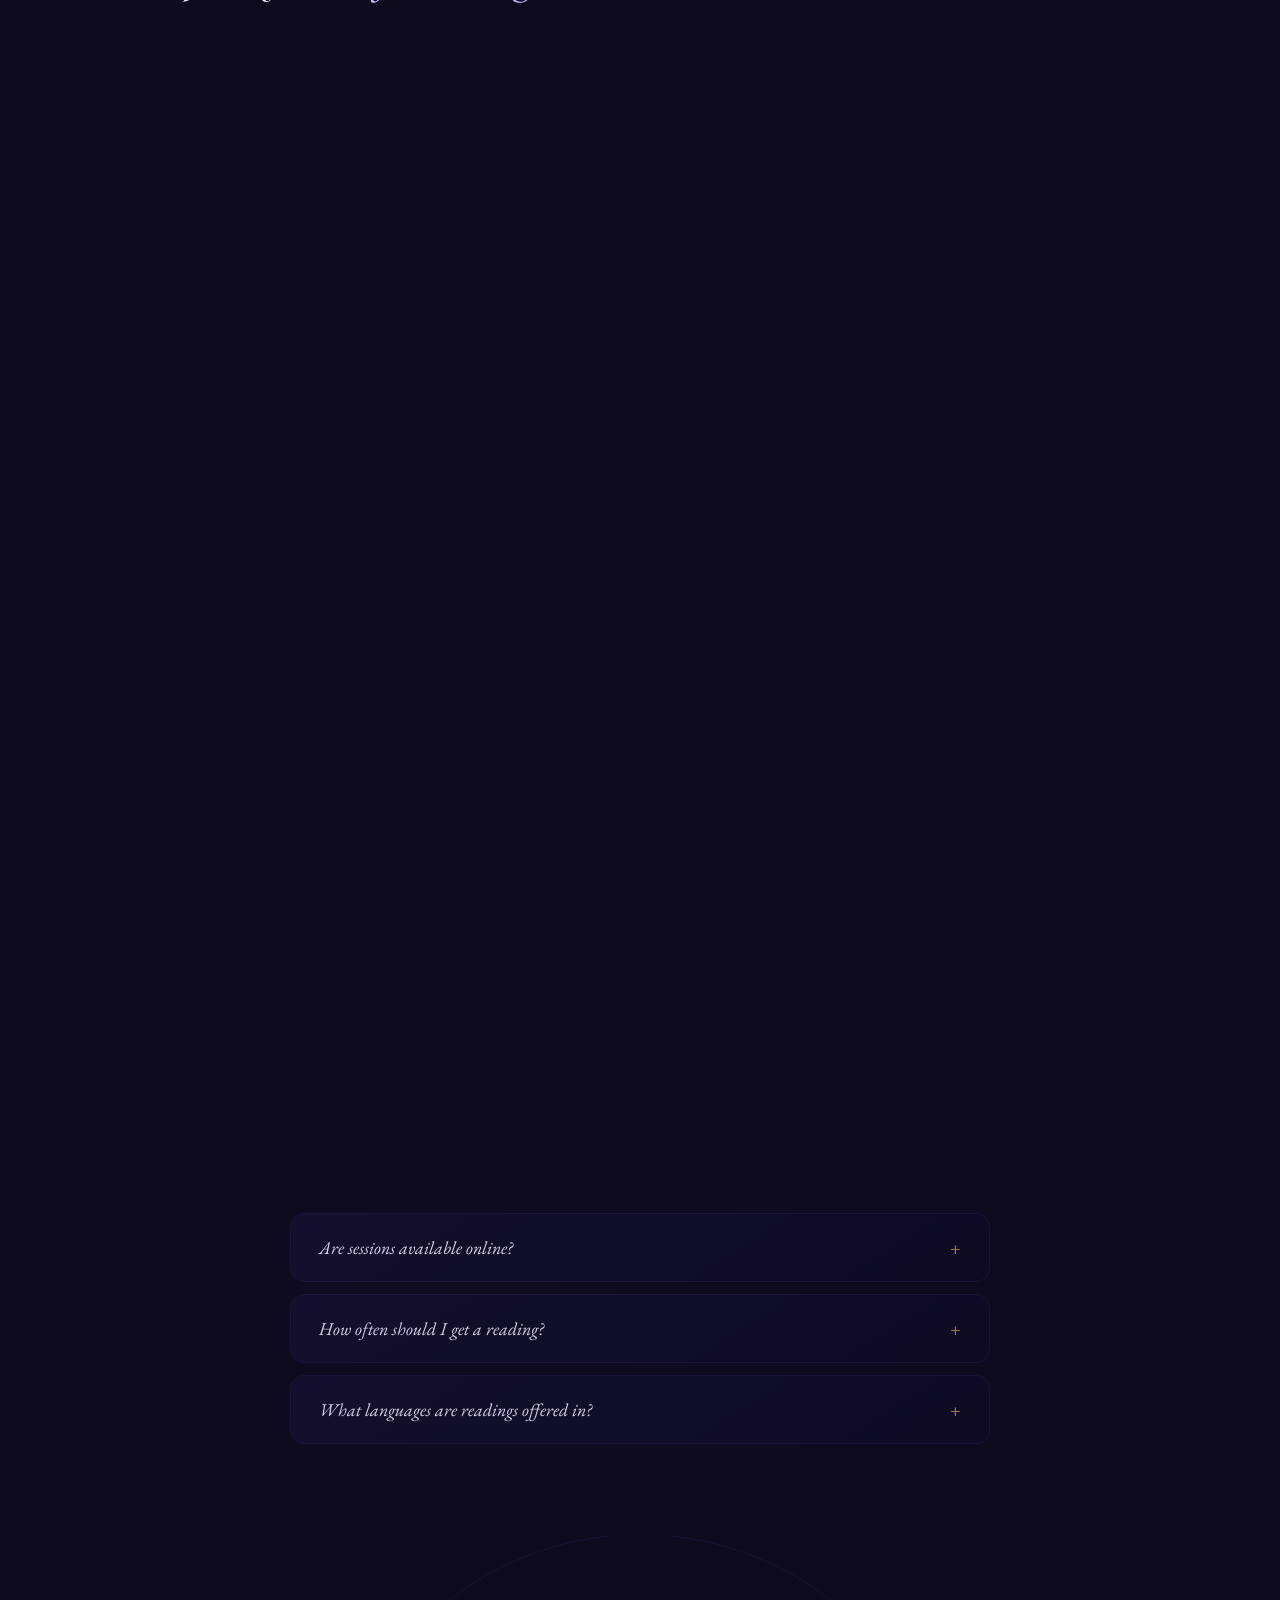
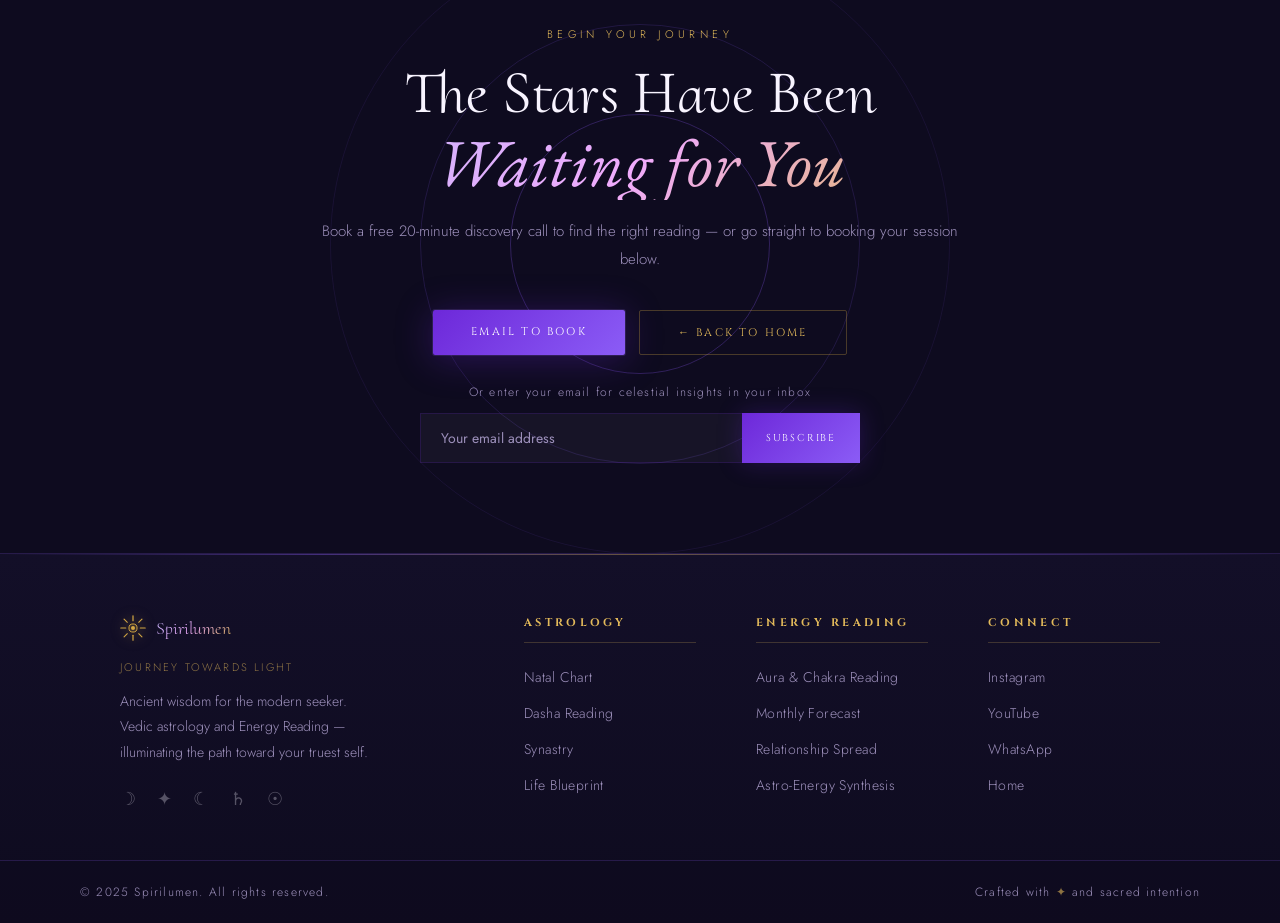
<file: astrology.html>
<!DOCTYPE html>
<html lang="en">
<head>
  <meta charset="UTF-8">
  <meta name="viewport" content="width=device-width, initial-scale=1.0">
  <title>Astrology Services — Spirilumen</title>

  <!-- Fonts -->
  <link rel="preconnect" href="https://fonts.googleapis.com">
  <link rel="preconnect" href="https://fonts.gstatic.com" crossorigin>
  <link href="https://fonts.googleapis.com/css2?family=Cinzel:wght@400;500;600&family=EB+Garamond:ital,wght@0,400;0,500;1,400;1,500&family=Cormorant+Upright:wght@300;400;500&family=Jost:wght@200;300;400&display=swap" rel="stylesheet">

  <!-- Global stylesheets -->
  <link rel="stylesheet" href="styles.css">
  <link rel="stylesheet" href="animations.css">
<link rel="stylesheet" href="booking-modal.css">

  <!-- Page-specific styles only — layout & components not in global CSS -->
  <style>
    /* ── BACK LINK (sub-page nav addition) ── */
    .nav-back {
      font-family: 'Cinzel', serif;
      font-size: 11px;
      letter-spacing: .18em;
      text-transform: uppercase;
      color: var(--muted);
      text-decoration: none;
      display: flex;
      align-items: center;
      gap: 8px;
      transition: color .3s;
    }
    .nav-back:hover { color: var(--gold); }

    /* ── COMPACT PAGE HERO ── */
    .pg-hero {
      position: relative;
      z-index: 10;
      padding: 140px 40px 52px;
      text-align: center;
      overflow: hidden;
      background: radial-gradient(ellipse 70% 50% at 50% -10%,
        rgba(139,92,246,.18) 0%,
        rgba(109,40,217,.06) 55%,
        transparent 80%);
    }

    /* subtle shaft + halo — same keyframe from animations.css */
    .pg-hero::before {
      content: '';
      position: absolute;
      top: -60px; left: 50%;
      transform: translateX(-50%);
      width: 2px; height: 55%;
      background: linear-gradient(to bottom,
        rgba(196,181,253,0),
        rgba(196,181,253,.22) 25%,
        rgba(226,185,90,.10) 70%,
        transparent);
      filter: blur(3px);
      pointer-events: none; z-index: 0;
      animation: lightShaft 6s ease-in-out infinite;
    }
    .pg-hero::after {
      content: '';
      position: absolute;
      top: -20px; left: 50%;
      transform: translateX(-50%);
      width: 260px; height: 260px;
      border-radius: 50%;
      background: radial-gradient(circle,
        rgba(196,181,253,.14) 0%,
        rgba(139,92,246,.04) 55%,
        transparent 80%);
      filter: blur(36px);
      pointer-events: none; z-index: 0;
      animation: lightShaft 6s ease-in-out infinite;
    }

    /* rotating rings */
    .pg-hero-ring {
      position: absolute; top: 50%; left: 50%;
      width: min(460px, 80vw); height: min(460px, 80vw);
      border: 1px solid rgba(212,168,67,.06);
      border-radius: 50%;
      transform: translate(-50%, -50%);
      animation: ringRot 70s linear infinite;
      pointer-events: none; z-index: 0;
    }
    .pg-hero-ring2 {
      position: absolute; top: 50%; left: 50%;
      width: min(340px, 62vw); height: min(340px, 62vw);
      border: 1px dashed rgba(139,92,246,.08);
      border-radius: 50%;
      transform: translate(-50%, -50%);
      animation: ringRot 45s linear infinite reverse;
      pointer-events: none; z-index: 0;
    }
    @keyframes ringRot {
      from { transform: translate(-50%,-50%) rotate(0deg); }
      to   { transform: translate(-50%,-50%) rotate(360deg); }
    }

    /* hero text */
    .pg-hero-badge {
      display: inline-flex;
      align-items: center;
      gap: 10px;
      border: 1px solid var(--lng);
      padding: 7px 20px;
      margin-bottom: 22px;
      font-size: 10px;
      letter-spacing: .35em;
      text-transform: uppercase;
      color: var(--gold);
      opacity: 0;
      animation: riseUp 1s .1s forwards;
      position: relative; z-index: 5;
    }
    @keyframes riseUp {
      from { opacity: 0; transform: translateY(20px); }
      to   { opacity: 1; transform: translateY(0); }
    }
    .pg-hero-badge span { font-size: 14px; }

    .pg-hero-h {
      font-family: 'Cormorant Upright', serif;
      font-size: clamp(32px, 5vw, 64px);
      font-weight: 400;
      color: var(--cream);
      line-height: 1.08;
      text-shadow: 0 0 50px rgba(196,181,253,.28), 0 2px 16px rgba(0,0,0,.3);
      opacity: 0;
      animation: riseUp 1s .25s forwards;
      position: relative; z-index: 5;
    }
    .pg-hero-h em {
      display: block;
      font-style: italic;
      font-family: 'EB Garamond', serif;
      font-size: 1.06em;
      background: linear-gradient(135deg, var(--p3), var(--rose), var(--gold));
      -webkit-background-clip: text;
      -webkit-text-fill-color: transparent;
      background-clip: text;
    }
    .pg-hero-sub {
      max-width: 500px;
      margin: 16px auto 0;
      font-size: 15px;
      line-height: 1.85;
      color: rgba(196,181,253,.72);
      opacity: 0;
      animation: riseUp 1s .4s forwards;
      position: relative; z-index: 5;
    }

    /* ── TAB NAV ANCHORS (hero → tab) ── */
    .pg-hero-tabs {
      display: flex;
      gap: 12px;
      justify-content: center;
      margin-top: 28px;
      opacity: 0;
      animation: riseUp 1s .55s forwards;
      position: relative; z-index: 5;
    }
    .pg-tab-pill {
      font-family: 'Cinzel', serif;
      font-size: 10px;
      letter-spacing: .2em;
      text-transform: uppercase;
      text-decoration: none;
      padding: 10px 28px;
      border: 1px solid rgba(139,92,246,.3);
      color: var(--muted);
      transition: all .35s;
      border-radius: 2px;
    }
    .pg-tab-pill:hover,
    .pg-tab-pill.active {
      color: var(--cream);
      border-color: var(--p2);
      background: rgba(91,33,182,.1);
    }

    /* ── ZODIAC STRIP ── */
    .zodiac-strip {
      position: relative; z-index: 10;
      border-top: 1px solid var(--line);
      border-bottom: 1px solid var(--line);
      padding: 12px 0;
      overflow: hidden;
      background: linear-gradient(to right, var(--ink), var(--panel), var(--ink));
    }
    .zs-track {
      display: flex;
      width: max-content;
      animation: marqueeScroll 32s linear infinite;
    }
    .zs-item {
      display: flex;
      align-items: center;
      gap: 16px;
      padding: 0 26px;
      font-size: 11px;
      letter-spacing: .26em;
      text-transform: uppercase;
      color: var(--muted);
      white-space: nowrap;
    }
    .zs-sym {
      font-size: 14px;
      color: var(--gold);
      opacity: .7;
    }

    /* ── SECTION UTILITY ── */
    .sw  { position: relative; z-index: 10; }
    .sl  {
      font-size: 11px;
      letter-spacing: .4em;
      text-transform: uppercase;
      color: var(--gold);
      display: block;
      margin-bottom: 14px;
    }
    .sh  {
      font-family: 'Cormorant Upright', serif;
      font-size: clamp(26px, 4vw, 50px);
      font-weight: 400;
      line-height: 1.2;
      color: var(--cream);
    }
    .sh em {
      font-style: italic;
      color: var(--p3);
      font-family: 'EB Garamond', serif;
      font-size: 1.1em;
    }
    .rev {
      opacity: 0;
      transform: translateY(28px);
      transition: opacity .85s ease, transform .85s ease;
    }
    .rev.vi { opacity: 1; transform: none; }
    .d1 { transition-delay: .1s; }
    .d2 { transition-delay: .2s; }
    .d3 { transition-delay: .3s; }
    .d4 { transition-delay: .4s; }

    /* ── SECTION DIVIDER ── */
    .s-div {
      position: relative; z-index: 10;
      display: flex;
      align-items: center;
      gap: 20px;
      max-width: 960px;
      margin: 0 auto;
      padding: 24px 80px;
    }
    .s-div-l {
      flex: 1;
      height: 1px;
      background: linear-gradient(to right, transparent, var(--line), transparent);
    }
    .s-div-c {
      display: flex;
      align-items: center;
      gap: 12px;
    }
    .s-div-c span {
      color: var(--gold);
      font-size: 13px;
      opacity: .55;
      animation: dividerTwinkle 3s ease-in-out infinite;
    }

    /* ── PACKAGES SECTION ── */
    .pkgs-w {
      max-width: 1200px;
      margin: 0 auto;
      padding: 0 80px 80px;
    }
    .pkgs-hdr {
      text-align: center;
      padding: 52px 0 48px;
    }

    /* Tab navigation */
    .tab-nav {
      display: flex;
      border-bottom: 1px solid var(--line);
      margin-bottom: 52px;
    }
    .tab-btn {
      font-family: 'Cinzel', serif;
      font-size: 11px;
      letter-spacing: .2em;
      text-transform: uppercase;
      color: var(--muted);
      background: none;
      border: none;
      padding: 16px 32px;
      cursor: none;
      position: relative;
      transition: color .3s;
    }
    .tab-btn::after {
      content: '';
      position: absolute;
      bottom: -1px; left: 0; right: 0;
      height: 2px;
      background: linear-gradient(to right, var(--p2), var(--gold));
      transform: scaleX(0);
      transition: transform .4s cubic-bezier(.25,.46,.45,.94);
    }
    .tab-btn.active        { color: var(--cream); }
    .tab-btn.active::after { transform: scaleX(1); }
    .tab-btn:hover         { color: rgba(248,244,255,.7); }
    .tab-panel             { display: none; }
    .tab-panel.active      { display: block; }

    /* Card grids */
    .svc-grid      { display: grid; grid-template-columns: repeat(3,1fr); gap: 20px; }
    .svc-grid-2    { display: grid; grid-template-columns: repeat(2,1fr); gap: 20px; margin-top: 20px; }
    .svc-grid-wide { display: grid; grid-template-columns: repeat(2,1fr); gap: 20px; }

    /* Service card */
    .sc {
      background: linear-gradient(148deg, rgba(22,17,52,.92) 0%, rgba(14,11,35,.95) 100%);
      border: 1px solid rgba(139,92,246,.14);
      border-radius: 22px;
      padding: 40px 32px 36px;
      position: relative;
      overflow: hidden;
      cursor: none;
      backdrop-filter: blur(14px);
      box-shadow: 0 2px 28px rgba(0,0,0,.3), inset 0 1px 0 rgba(196,181,253,.05);
      transition: transform .4s cubic-bezier(.25,.46,.45,.94), box-shadow .4s, border-color .4s;
    }
    .sc:hover {
      transform: translateY(-7px);
      border-color: rgba(139,92,246,.3);
      box-shadow: 0 18px 52px rgba(0,0,0,.38), 0 0 28px rgba(91,33,182,.08),
                  inset 0 1px 0 rgba(196,181,253,.08);
    }
    .sc::before {
      content: '';
      position: absolute;
      width: 240px; height: 240px;
      border-radius: 50%;
      background: radial-gradient(circle, rgba(91,33,182,.12), transparent 68%);
      top: var(--my, -60px); left: var(--mx, -60px);
      transform: translate(-50%,-50%);
      opacity: .7;
      transition: opacity .4s;
      pointer-events: none; z-index: 0;
    }
    .sc:hover::before { opacity: 1; }
    .sc::after {
      content: '';
      position: absolute;
      top: 0; left: 12%; right: 12%;
      height: 1px; border-radius: 1px;
      background: linear-gradient(to right,
        transparent, rgba(196,181,253,.45),
        rgba(226,185,90,.35), rgba(196,181,253,.45), transparent);
      opacity: 0;
      transform: scaleX(0);
      transform-origin: center;
      transition: transform .55s cubic-bezier(.25,.46,.45,.94), opacity .4s;
      z-index: 0;
    }
    .sc:hover::after { opacity: 1; transform: scaleX(1); }
    .sc > * { position: relative; z-index: 2; }

    /* Level badge */
    .sc-level {
      display: inline-flex;
      align-items: center;
      gap: 6px;
      font-size: 9px;
      letter-spacing: .3em;
      text-transform: uppercase;
      padding: 4px 12px;
      border-radius: 40px;
      margin-bottom: 16px;
    }
    .sc-level.basic    { color: var(--p3);  border: 1px solid rgba(139,92,246,.25); background: rgba(91,33,182,.08); }
    .sc-level.advanced { color: var(--gold); border: 1px solid rgba(226,185,90,.25); background: rgba(226,185,90,.06); }
    .sc-level.master   { color: var(--rose); border: 1px solid rgba(240,171,252,.25); background: rgba(240,171,252,.06); }

    .sc-ic {
      font-size: 30px; margin-bottom: 16px; display: block; line-height: 1;
      transition: transform .5s cubic-bezier(.34,1.56,.64,1), filter .5s;
      filter: drop-shadow(0 0 5px rgba(167,139,250,.2));
    }
    .sc:hover .sc-ic { transform: scale(1.15) rotate(-5deg); filter: drop-shadow(0 0 14px rgba(167,139,250,.65)); }

    .sc-name  { font-family: 'Cormorant Upright', serif; font-size: 22px; font-weight: 400; line-height: 1.2; margin-bottom: 10px; }
    .sc-desc  { font-size: 13.5px; line-height: 1.85; color: var(--muted); margin-bottom: 18px; }
    .sc-includes { list-style: none; display: flex; flex-direction: column; gap: 7px; margin-bottom: 20px; }
    .sc-includes li {
      display: flex; align-items: flex-start; gap: 9px;
      font-size: 13px; color: rgba(196,181,253,.75);
    }
    .sc-includes li::before {
      content: '✦'; color: var(--gold); font-size: 9px;
      margin-top: 4px; flex-shrink: 0; opacity: .7;
    }
    .sc-price {
      display: flex; align-items: baseline; gap: 6px;
      border-top: 1px solid rgba(139,92,246,.12);
      padding-top: 18px; margin-top: 18px;
    }
    .sc-price-val { font-family: 'Cormorant Upright', serif; font-size: 28px; color: var(--gold); line-height: 1; text-shadow: 0 0 16px rgba(212,168,67,.25); }
    .sc-price-dur { font-size: 12px; letter-spacing: .08em; color: var(--muted); }
    .sc-lnk {
      display: inline-flex; align-items: center; gap: 8px; margin-top: 18px;
      font-family: 'Cinzel', serif; font-size: 10px; letter-spacing: .2em;
      text-transform: uppercase; color: var(--gold); text-decoration: none;
      opacity: .8; transition: gap .35s, opacity .3s, text-shadow .35s;
    }
    .sc-lnk:hover { gap: 13px; opacity: 1; text-shadow: 0 0 10px rgba(212,168,67,.5); }

    /* sub-section headers within tabs */
    .tab-section-hdr { margin-bottom: 40px; }
    .tab-section-hdr + .svc-grid,
    .tab-section-hdr + .svc-grid-2,
    .tab-section-hdr + .svc-grid-wide { margin-top: 0; }
    .tab-section-sep { margin-top: 60px; margin-bottom: 40px; }

    /* ── COMPARISON TABLE ── */
    .comp-w  { max-width: 1100px; margin: 0 auto; padding: 0 80px 80px; }
    .comp-hdr { text-align: center; margin-bottom: 44px; }
    .comp-table { width: 100%; border-collapse: collapse; border: 1px solid var(--line); border-radius: 18px; overflow: hidden; }
    .comp-table thead tr { background: linear-gradient(135deg, rgba(91,33,182,.18), rgba(109,40,217,.1)); }
    .comp-table thead th { padding: 20px 24px; font-family: 'Cinzel', serif; font-size: 11px; letter-spacing: .2em; text-transform: uppercase; color: var(--gold); text-align: left; border-bottom: 1px solid var(--line); }
    .comp-table thead th:first-child { color: var(--muted); }
    .comp-table tbody tr { border-bottom: 1px solid rgba(139,92,246,.08); transition: background .3s; }
    .comp-table tbody tr:last-child { border-bottom: none; }
    .comp-table tbody tr:hover { background: rgba(91,33,182,.04); }
    .comp-table tbody td { padding: 16px 24px; font-size: 14px; color: var(--muted); vertical-align: middle; }
    .comp-table tbody td:first-child { color: rgba(248,244,255,.8); font-family: 'EB Garamond', serif; font-size: 16px; font-style: italic; }
    .comp-check { color: var(--gold); font-size: 15px; text-shadow: 0 0 8px rgba(212,168,67,.4); }
    .comp-dash  { color: rgba(139,92,246,.3); font-size: 18px; }

    /* ── PROCESS ── */
    .proc-w { max-width: 1100px; margin: 0 auto; padding: 0 80px 80px; }
    .proc-hdr { text-align: center; margin-bottom: 52px; }
    .proc-steps { display: grid; grid-template-columns: repeat(4,1fr); position: relative; gap: 0; }
    .proc-steps::before {
      content: '';
      position: absolute;
      top: 34px;
      left: calc(12.5% + 34px); right: calc(12.5% + 34px);
      height: 1px;
      background: linear-gradient(to right, transparent, var(--p2), var(--gold), var(--p2), transparent);
      z-index: 0;
    }
    .ps { padding: 0 20px; position: relative; z-index: 1; text-align: center; }
    .ps-num {
      width: 68px; height: 68px; border-radius: 50%;
      border: 1px solid rgba(139,92,246,.4);
      background: linear-gradient(135deg, rgba(109,40,217,.25), rgba(26,21,53,.8));
      display: flex; align-items: center; justify-content: center;
      font-family: 'Cormorant Upright', serif; font-size: 24px; font-weight: 400;
      color: var(--p3); margin: 0 auto 26px;
      transition: all .5s;
      box-shadow: 0 0 20px rgba(139,92,246,.2), inset 0 0 15px rgba(139,92,246,.08);
    }
    .ps:hover .ps-num {
      background: rgba(91,33,182,.18); border-color: var(--p2); color: var(--cream);
      box-shadow: 0 0 30px rgba(91,33,182,.4), inset 0 0 20px rgba(91,33,182,.15);
    }
    .ps-t { font-family: 'Cormorant Upright', serif; font-size: 20px; font-weight: 400; margin-bottom: 10px; }
    .ps-d { font-size: 13px; line-height: 1.8; color: var(--muted); }

    /* ── FAQ ── */
    .faq-w   { max-width: 860px; margin: 0 auto; padding: 0 80px 80px; }
    .faq-hdr { text-align: center; margin-bottom: 44px; }
    .faq-item { border: 1px solid rgba(139,92,246,.12); border-radius: 14px; margin-bottom: 12px; overflow: hidden; transition: border-color .3s; }
    .faq-item:hover { border-color: rgba(139,92,246,.25); }
    .faq-q {
      display: flex; align-items: center; justify-content: space-between;
      padding: 22px 28px; cursor: none;
      font-family: 'EB Garamond', serif; font-size: 18px; font-style: italic;
      color: rgba(237,233,254,.9);
      background: linear-gradient(148deg, rgba(22,17,52,.7), rgba(14,11,35,.75));
      transition: background .3s;
    }
    .faq-q:hover { background: linear-gradient(148deg, rgba(22,17,52,.9), rgba(14,11,35,.95)); }
    .faq-icon { font-size: 18px; color: var(--gold); opacity: .7; transition: transform .4s, opacity .3s; flex-shrink: 0; margin-left: 16px; }
    .faq-item.open .faq-icon { transform: rotate(45deg); opacity: 1; }
    .faq-a {
      max-height: 0; overflow: hidden;
      transition: max-height .45s cubic-bezier(.25,.46,.45,.94), padding .35s;
      font-size: 14px; line-height: 1.85; color: var(--muted);
      background: rgba(14,11,35,.6); padding: 0 28px;
    }
    .faq-item.open .faq-a { max-height: 220px; padding: 20px 28px 24px; }

    /* ── CTA BAND ── */
    .cta-band {
      position: relative; z-index: 10;
      padding: 90px 80px; text-align: center; overflow: hidden;
    }
    .cta-band-rings { position: absolute; top: 50%; left: 50%; transform: translate(-50%,-50%); pointer-events: none; z-index: 0; }
    .cr { position: absolute; border-radius: 50%; border: 1px solid; transform: translate(-50%,-50%); animation: ctaRingPulse var(--cd, 3.5s) ease-out infinite; }
    .cr1 { width: 260px; height: 260px; border-color: rgba(139,92,246,.28); --cd: 3.5s; }
    .cr2 { width: 440px; height: 440px; border-color: rgba(139,92,246,.16); --cd: 3.5s; animation-delay: .6s; }
    .cr3 { width: 620px; height: 620px; border-color: rgba(139,92,246,.09); --cd: 3.5s; animation-delay: 1.2s; }
    .cta-in { position: relative; z-index: 1; max-width: 680px; margin: 0 auto; }
    .cta-h {
      font-family: 'Cormorant Upright', serif;
      font-size: clamp(28px, 5vw, 60px);
      font-weight: 400; line-height: 1.1; margin-bottom: 18px;
    }
    .cta-h em {
      display: block; font-style: italic;
      font-family: 'EB Garamond', serif;
      background: linear-gradient(135deg, var(--p3), var(--rose), var(--gold));
      -webkit-background-clip: text; -webkit-text-fill-color: transparent; background-clip: text;
      font-size: 1.12em;
    }
    .cta-sub  { font-size: 15px; line-height: 1.85; color: var(--muted); margin-bottom: 36px; }
    .cta-form { display: flex; max-width: 440px; margin: 0 auto; }
    .cta-inp  {
      flex: 1;
      background: rgba(255,255,255,.04);
      border: 1px solid rgba(91,33,182,.22); border-right: none;
      padding: 14px 20px; color: var(--cream);
      font-family: 'Jost', sans-serif; font-size: 14px; outline: none;
      transition: border-color .3s, background .3s;
    }
    .cta-inp:focus { border-color: var(--p2); background: rgba(91,33,182,.05); }
    .cta-inp::placeholder { color: var(--muted); }
    .cta-btn {
      font-family: 'Cinzel', serif; font-size: 10px; letter-spacing: .18em; text-transform: uppercase;
      background: linear-gradient(135deg, var(--p1), var(--p2));
      color: white; border: none; padding: 14px 24px; cursor: none;
      transition: all .35s; white-space: nowrap;
      box-shadow: 0 0 24px rgba(91,33,182,.32);
    }
    .cta-btn:hover { background: linear-gradient(135deg, var(--p2), var(--rose)); box-shadow: 0 0 44px rgba(124,58,237,.48); }
    .cta-note { font-size: 12px; letter-spacing: .1em; color: var(--muted); margin-top: 16px; }
    .cta-note a { color: var(--gold); text-decoration: none; }

    /* hero CTA buttons reused on cta section */
    .btn-primary {
      font-family: 'Cinzel', serif; font-size: 11px; letter-spacing: .2em; text-transform: uppercase;
      text-decoration: none; padding: 14px 38px;
      background: linear-gradient(135deg, var(--p1), var(--p2));
      color: white; position: relative; overflow: hidden; transition: all .4s;
      box-shadow: 0 4px 36px rgba(91,33,182,.38), 0 0 0 1px rgba(167,139,250,.16);
      border-radius: 2px;
    }
    .btn-primary::after { content: ''; position: absolute; inset: 0; background: linear-gradient(135deg, var(--p2), var(--rose)); opacity: 0; transition: opacity .4s; }
    .btn-primary:hover::after { opacity: 1; }
    .btn-primary:hover { box-shadow: 0 8px 56px rgba(124,58,237,.55); }
    .btn-primary span { position: relative; z-index: 1; }
    .btn-outline {
      font-family: 'Cinzel', serif; font-size: 11px; letter-spacing: .2em; text-transform: uppercase;
      text-decoration: none; padding: 14px 38px;
      border: 1px solid rgba(212,168,67,.3); color: var(--gold);
      position: relative; overflow: hidden; transition: all .4s; border-radius: 2px;
    }
    .btn-outline::before { content: ''; position: absolute; inset: 0; background: rgba(212,168,67,.06); transform: scaleX(0); transform-origin: left; transition: transform .4s; }
    .btn-outline:hover::before { transform: scaleX(1); }
    .btn-outline:hover { border-color: rgba(212,168,67,.55); box-shadow: 0 0 26px rgba(212,168,67,.14); }
    .hero-btns-row { display: flex; gap: 14px; justify-content: center; margin-top: 4px; }

    /* ── RESPONSIVE ── */
    @media (max-width: 1024px) {
      .pkgs-w, .comp-w, .proc-w, .faq-w, .cta-band { padding-left: 28px; padding-right: 28px; }
      .svc-grid, .svc-grid-2, .svc-grid-wide { grid-template-columns: 1fr; }
      .proc-steps { grid-template-columns: 1fr 1fr; gap: 32px; }
      .proc-steps::before { display: none; }
      .s-div { padding: 20px 28px; }
      .comp-table { font-size: 13px; }
      .comp-table thead th, .comp-table tbody td { padding: 12px 16px; }
      .cta-form { flex-direction: column; }
      .cta-inp  { border-right: 1px solid rgba(91,33,182,.22); border-bottom: none; }
      .cta-btn  { width: 100%; }
    }
    @media (max-width: 580px) {
      .pg-hero { padding: 120px 24px 40px; }
      .pg-hero-tabs { flex-direction: column; align-items: center; }
      .proc-steps { grid-template-columns: 1fr; }
      .tab-nav { overflow-x: auto; }
      .tab-btn { padding: 14px 18px; font-size: 10px; }
      .hero-btns-row { flex-direction: column; align-items: center; }
    }
  </style>
</head>
<body>

<!-- ══ CURSOR ══ -->
<div id="cur-sun">
  <svg viewBox="0 0 48 48" fill="none" xmlns="http://www.w3.org/2000/svg">
    <line x1="24" y1="2"  x2="24" y2="10" stroke="#f0c86a" stroke-width="2.2" stroke-linecap="round"/>
    <line x1="24" y1="38" x2="24" y2="46" stroke="#f0c86a" stroke-width="2.2" stroke-linecap="round"/>
    <line x1="2"  y1="24" x2="10" y2="24" stroke="#f0c86a" stroke-width="2.2" stroke-linecap="round"/>
    <line x1="38" y1="24" x2="46" y2="24" stroke="#f0c86a" stroke-width="2.2" stroke-linecap="round"/>
    <line x1="7.5"  y1="7.5"  x2="13.2" y2="13.2" stroke="#f0c86a" stroke-width="2" stroke-linecap="round"/>
    <line x1="34.8" y1="34.8" x2="40.5" y2="40.5" stroke="#f0c86a" stroke-width="2" stroke-linecap="round"/>
    <line x1="40.5" y1="7.5"  x2="34.8" y2="13.2" stroke="#f0c86a" stroke-width="2" stroke-linecap="round"/>
    <line x1="13.2" y1="34.8" x2="7.5"  y2="40.5" stroke="#f0c86a" stroke-width="2" stroke-linecap="round"/>
    <circle cx="24" cy="24" r="7"   stroke="#f0c86a" stroke-width="1.5" fill="rgba(240,200,106,0.12)"/>
    <circle cx="24" cy="24" r="3.5" fill="#f0c86a"/>
  </svg>
</div>
<div id="cur-trail">☽</div>
<canvas id="trailC"></canvas>
<canvas id="spaceC"></canvas>

<!-- Nebulae + grain -->
<div class="nbl n1"></div>
<div class="nbl n2"></div>
<div class="nbl n3"></div>
<div class="nbl n4"></div>
<div class="grain"></div>

<!-- ══ NAV ══ -->
<nav id="mainNav">
  <div class="logo-group">
    <svg class="logo-sun-svg" viewBox="0 0 48 48" fill="none" xmlns="http://www.w3.org/2000/svg">
      <line x1="24" y1="2"  x2="24" y2="9"  stroke="#d4a843" stroke-width="2"   stroke-linecap="round"/>
      <line x1="24" y1="39" x2="24" y2="46" stroke="#d4a843" stroke-width="2"   stroke-linecap="round"/>
      <line x1="2"  y1="24" x2="9"  y2="24" stroke="#d4a843" stroke-width="2"   stroke-linecap="round"/>
      <line x1="39" y1="24" x2="46" y2="24" stroke="#d4a843" stroke-width="2"   stroke-linecap="round"/>
      <line x1="8"  y1="8"  x2="13" y2="13" stroke="#d4a843" stroke-width="1.8" stroke-linecap="round"/>
      <line x1="35" y1="35" x2="40" y2="40" stroke="#d4a843" stroke-width="1.8" stroke-linecap="round"/>
      <line x1="40" y1="8"  x2="35" y2="13" stroke="#d4a843" stroke-width="1.8" stroke-linecap="round"/>
      <line x1="13" y1="35" x2="8"  y2="40" stroke="#d4a843" stroke-width="1.8" stroke-linecap="round"/>
      <circle cx="24" cy="24" r="8" stroke="#d4a843" stroke-width="1.5" fill="rgba(212,168,67,0.1)"/>
      <circle cx="24" cy="24" r="4" fill="#d4a843"/>
    </svg>
    <div class="logo-text-wrap">
      <span class="logo-name">Spirilumen</span>
      <span class="logo-tag">Journey towards light</span>
    </div>
  </div>
  <ul class="nav-links">
    <li><a href="index.html#about">About</a></li>
    <li><a href="index.html#services">Services</a></li>
    <li><a href="index.html#journey">Journey</a></li>
    <li><a href="index.html#stories">Stories</a></li>
  </ul>
  <div style="display:flex;align-items:center;gap:24px;">
    <a href="index.html" class="nav-back">← Back</a>
    <a href="#book" class="nav-book">Book a Session</a>
  </div>
</nav>

<!-- ══ COMPACT HERO ══ -->
<section class="pg-hero sw">
  <div class="pg-hero-ring"></div>
  <div class="pg-hero-ring2"></div>

  <div class="pg-hero-badge"><span>♄</span> Sacred Science of the Stars <span>☉</span></div>
  <h1 class="pg-hero-h">
     Astrology Services
    <em>Read by the Light of Ancient Stars</em>
  </h1>
  <p class="pg-hero-sub">From a first natal chart reading to advanced predictive techniques and energy synthesis — every offering is a doorway into deeper self-knowledge.</p>

  <!-- Tab-jump pills — the real CTA on this page -->
  <div class="pg-hero-tabs">
    <a href="#tab-energy" class="pg-tab-pill" id="pill-energy">☽ Energy Reading</a>
    <a href="#tab-vedic" class="pg-tab-pill active" id="pill-vedic">♄ Vedic Astrology</a>
    <a href="#tab-tarot" class="pg-tab-pill" id="pill-tarot">🃏 Tarot Reading</a>
  </div>
</section>

<!-- ══ ZODIAC MARQUEE STRIP ══ -->
<div class="zodiac-strip">
  <div class="zs-track" id="zsT"></div>
</div>

<!-- ══ PACKAGES — immediately visible ══ -->
<div class="sw" id="vedic">
  <div class="pkgs-w">

    <!-- Minimal context header -->
    <div class="pkgs-hdr">
      <span class="sl rev">Our Offerings</span>
      <h2 class="sh rev">Choose Your <em>Reading</em></h2>
      <p class="rev d1" style="max-width:520px;margin:14px auto 0;font-size:14px;line-height:1.85;color:var(--muted);">
        Vedic astrology maps the mathematical movements of the planets; Energy Reading listens to the subtler currents moving through and around you. Both are doorways into the same living truth.
      </p>
    </div>

    <!-- ── TAB NAV ── -->
    <div class="tab-nav">
      <button class="tab-btn"        data-tab="energy" id="energy-tab-btn">☽ Energy Reading</button>
      <button class="tab-btn active" data-tab="vedic">♄ Vedic Astrology</button>
      <button class="tab-btn"        data-tab="tarot" id="tarot-tab-btn">🃏 Tarot Reading</button>
    </div>

    

    <!-- ════════════════════════════════
         ENERGY READING TAB
    ════════════════════════════════ -->
    <div class="tab-panel" id="tab-energy">

      <div class="tab-section-hdr" id="energy">
        <span class="sl rev">Foundational Sessions</span>
        <h3 class="sh rev" style="font-size:clamp(20px,2.8vw,34px);">First Steps into <em>Your Energy Field</em></h3>
      </div>

      <div class="svc-grid">
        <div class="sc rev d2" data-service-id="astro-path-of-transformation" data-base-price="1500">
          <span class="sc-level basic">✦ Foundation</span>
          <span class="sc-ic">✧</span>
          <h4 class="sc-name">Path of Transformation</h4>
          <p class="sc-desc">A comprehensive energy reading for those seeking profound clarity and lasting personal growth. This immersive session explores multiple aspects of your life, revealing energetic influences, soul lessons, and transformative opportunities. Gain deeper self-awareness, healing insights, and empowering guidance to support your journey with confidence and purpose.</p>
          <ul class="sc-includes">
            <li>Multiple life areas or open intuitive reading</li>
            <li>Core energetic patterns &amp; soul lessons</li>
            <li>Present blockages &amp; transformational opportunities</li>
            <li>Personalized guidance for alignment and growth</li>
            <li>60-minute live or recorded session</li>
          </ul>
          <div class="sc-price"><span class="sc-price-val">₹1,500</span><span class="sc-price-dur">/ session</span></div>
          <a href="#book" class="sc-lnk">Book Now →</a>
        </div>

        <div class="sc rev d1" data-service-id="astro-path-of-wisdom" data-base-price="1200">
          <span class="sc-level basic">✦ Foundation</span>
          <span class="sc-ic">☽</span>
          <h4 class="sc-name">Path of Wisdom</h4>
          <p class="sc-desc">This extended session allows us to explore the deeper energies influencing your life. Together, we'll uncover recurring patterns, hidden opportunities, and the spiritual lessons behind your experiences. You'll leave with practical guidance and a greater understanding of the path unfolding before you.</p>
          <ul class="sc-includes">
            <li>Up to three focused questions or intentions</li>
            <li>Recurring patterns &amp; underlying energetic influences</li>
            <li>Hidden opportunities &amp; current challenges</li>
            <li>Spiritual insights &amp; practical guidance</li>
            <li>40-minute live or recorded session</li>
          </ul>
          <div class="sc-price"><span class="sc-price-val">₹1,200</span><span class="sc-price-dur">/ session</span></div>
          <a href="#book" class="sc-lnk">Book Now →</a>
        </div>

        <div class="sc rev" data-service-id="astro-path-of-clarity" data-base-price="750">
          <span class="sc-level basic">✦ Foundation</span>
          <span class="sc-ic">🌙</span>
          <h4 class="sc-name">Path of Clarity</h4>
          <p class="sc-desc">A focused energy reading designed to illuminate your immediate concerns and provide clear, intuitive guidance. Whether you're seeking answers about a specific situation or simply need reassurance, this session offers meaningful insight to help you move forward with confidence, balance, and renewed perspective.</p>
          <ul class="sc-includes">
            <li>One focused question or open intention</li>
            <li>Current energy &amp; what is influencing your situation</li>
            <li>Present blockages &amp; immediate opportunities</li>
            <li>Clear guidance for your next steps</li>
            <li>20-minute live or recorded session</li>
          </ul>
          <div class="sc-price"><span class="sc-price-val">₹750</span><span class="sc-price-dur">/ session</span></div>
          <a href="#book" class="sc-lnk">Book Now →</a>
        </div>

        <div class="sc rev" data-service-id="astro-three-layer-energy-scan" data-base-price="1200">
          <span class="sc-level basic">✦ Foundation</span>
          <span class="sc-ic">🌙</span>
          <h4 class="sc-name">Three-Layer Energy Scan</h4>
          <p class="sc-desc">A focused intuitive scan across your past, present and emerging energy — ideal for a single pressing question or a first encounter with this work.</p>
          <ul class="sc-includes">
            <li>One focused question or open intention</li>
            <li>Residual energy &amp; what shaped this moment</li>
            <li>Present blockages &amp; active forces</li>
            <li>Emerging direction &amp; guidance</li>
            <li>30-minute live or recorded session</li>
          </ul>
          <div class="sc-price"><span class="sc-price-val">₹1,200</span><span class="sc-price-dur">/ session</span></div>
          <a href="#book" class="sc-lnk">Book Now →</a>
        </div>

        <div class="sc rev d1" data-service-id="astro-full-aura-chakra-reading" data-base-price="2000">
          <span class="sc-level basic">✦ Foundation</span>
          <span class="sc-ic">☽</span>
          <h4 class="sc-name">Full Aura &amp; Chakra Reading</h4>
          <p class="sc-desc">A complete pass across all seven chakras and your wider aura — mapping the root cause of a situation, outside influences, hidden fears, and the most likely outcome.</p>
          <ul class="sc-includes">
            <li>Full seven-chakra scan</li>
            <li>Root cause &amp; foundational blockage</li>
            <li>Conscious &amp; subconscious influences</li>
            <li>External &amp; environmental energy</li>
            <li>Outcome &amp; hidden-factor analysis</li>
          </ul>
          <div class="sc-price"><span class="sc-price-val">₹2,000</span><span class="sc-price-dur">/ session</span></div>
          <a href="#book" class="sc-lnk">Book Now →</a>
        </div>

        <div class="sc rev d2" data-service-id="astro-monthly-energy-forecast" data-base-price="2500">
          <span class="sc-level basic">✦ Foundation</span>
          <span class="sc-ic">✧</span>
          <h4 class="sc-name">Monthly Energy Forecast</h4>
          <p class="sc-desc">A twelve-part monthly reading — one energetic theme per month — a beautiful ritual to anchor intention and foresee the currents moving through the year ahead.</p>
          <ul class="sc-includes">
            <li>One energetic theme per month ahead</li>
            <li>Yearly overarching theme</li>
            <li>Key months for action &amp; rest</li>
            <li>Written month-by-month summary</li>
            <li>Recorded session (60 min)</li>
          </ul>
          <div class="sc-price"><span class="sc-price-val">₹2,500</span><span class="sc-price-dur">/ session</span></div>
          <a href="#book" class="sc-lnk">Book Now →</a>
        </div>
      </div>

      <div class="tab-section-sep">
        <span class="sl rev">Advanced Sessions</span>
        <h3 class="sh rev" style="font-size:clamp(20px,2.8vw,34px);">Deep Energetic <em>Synthesis</em></h3>
      </div>

      <div class="svc-grid-2">
        <div class="sc rev" data-service-id="astro-relationship-soul-contract-reading" data-base-price="3500">
          <span class="sc-level advanced">⟡ Advanced</span>
          <span class="sc-ic">♀</span>
          <h4 class="sc-name">Relationship &amp; Soul Contract Reading</h4>
          <p class="sc-desc">A deep energetic mapping of the bond between two souls — what you have come to teach each other, where love can flourish, and where it needs growth.</p>
          <ul class="sc-includes">
            <li>Individual energy of each person</li>
            <li>The energetic space between you</li>
            <li>Soul contract &amp; karmic lesson</li>
            <li>Gifts you bring to each other</li>
            <li>Challenges &amp; how to meet them</li>
            <li>Path forward &amp; closing guidance</li>
          </ul>
          <div class="sc-price"><span class="sc-price-val">₹3,500</span><span class="sc-price-dur">/ session</span></div>
          <a href="#book" class="sc-lnk">Book Now →</a>
        </div>

      </div>

    </div><!-- /tab-energy -->

    <!-- ════════════════════════════════
         VEDIC TAB
    ════════════════════════════════ -->
    <div class="tab-panel active" id="tab-vedic">

      <div class="tab-section-hdr">
        <span class="sl rev">Foundation Readings</span>
        <h3 class="sh rev" style="font-size:clamp(20px,2.8vw,34px);">Begin Your <em>Cosmic Map</em></h3>
      </div>

      <div class="svc-grid">
        <div class="sc rev d2" data-service-id="astro-navigate" data-base-price="1500">
          <span class="sc-level basic">✦ Foundation</span>
          <span class="sc-ic">☿</span>
          <h4 class="sc-name">Navigate</h4>
          <p class="sc-desc">An in-depth Vedic astrology consultation offering a comprehensive exploration of your birth chart and life's unfolding journey. Together, we'll examine your unique strengths, challenges, significant planetary periods, karmic influences, and future possibilities, empowering you with profound guidance, clarity, and confidence to navigate life's path with intention.</p>
          <ul class="sc-includes">
            <li>Multiple life areas or comprehensive chart reading</li>
            <li>Planetary periods (Dashas) &amp; karmic themes</li>
            <li>Strengths, challenges & future influences</li>
            <li>Actionable guidance for clarity and life direction</li>
            <li>60-minute live or recorded session</li>
          </ul>
          <div class="sc-price"><span class="sc-price-val">₹1,500</span><span class="sc-price-dur">/ session</span></div>
          <a href="#book" class="sc-lnk">Book Now →</a>
        </div>

        <div class="sc rev d1" data-service-id="astro-interpret" data-base-price="1200">
          <span class="sc-level basic">✦ Foundation</span>
          <span class="sc-ic">♀</span>
          <h4 class="sc-name">Interpret</h4>
          <p class="sc-desc">Delve deeper into the wisdom of your birth chart as we explore the planetary patterns influencing your relationships, career, personal growth, or current life circumstances. This session uncovers karmic themes, strengths, and opportunities, providing meaningful insight to help you navigate your journey with greater awareness and purpose.
</p>
          <ul class="sc-includes">
            <li>Up to three focused questions or life areas</li>
            <li>Planetary patterns &amp; karmic influences</li>
            <li>Strengths, challenges & emerging opportunities</li>
            <li>Personalized guidance based on your birth chart</li>
            <li>40-minute live or recorded session</li>
          </ul>
          <div class="sc-price"><span class="sc-price-val">₹1,200</span><span class="sc-price-dur">/ session</span></div>
          <a href="#book" class="sc-lnk">Book Now →</a>
        </div>

        <div class="sc rev" data-service-id="astro-illuminate" data-base-price="750">
          <span class="sc-level basic">✦ Foundation</span>
          <span class="sc-ic">☉</span>
          <h4 class="sc-name">Illuminate</h4>
          <p class="sc-desc">A focused Vedic astrology consultation designed to shed light on a specific question or area of your life. By interpreting the key planetary influences in your birth chart, this session offers practical guidance, fresh perspective, and greater clarity to help you make informed decisions with confidence.</p>
          <ul class="sc-includes">
            <li>One focused question or life area</li>
            <li>Key planetary influences in your birth chart</li>
            <li>Current challenges &amp; supporting energies</li>
            <li>Practical astrological guidance for your next steps</li>
            <li>20-minute live or recorded session</li>
          </ul>
          <div class="sc-price"><span class="sc-price-val">₹750</span><span class="sc-price-dur">/ session</span></div>
          <a href="#book" class="sc-lnk">Book Now →</a>
        </div>

        <div class="sc rev" data-service-id="astro-natal-chart-reading" data-base-price="2500">
          <span class="sc-level basic">✦ Foundation</span>
          <span class="sc-ic">☉</span>
          <h4 class="sc-name">Natal Chart Reading</h4>
          <p class="sc-desc">Your birth chart is the original blueprint of your soul — this foundational reading decodes the planetary positions at the exact moment you arrived.</p>
          <ul class="sc-includes">
            <li>Rising sign, Sun &amp; Moon analysis</li>
            <li>Planetary house placements</li>
            <li>Core personality &amp; life themes</li>
            <li>Key strengths &amp; shadow patterns</li>
            <li>Recorded session (60 min)</li>
          </ul>
          <div class="sc-price"><span class="sc-price-val">₹2,500</span><span class="sc-price-dur">/ session</span></div>
          <a href="#book" class="sc-lnk">Book Now →</a>
        </div>

        <div class="sc rev d1" data-service-id="astro-relationship-synastry" data-base-price="3200">
          <span class="sc-level basic">✦ Foundation</span>
          <span class="sc-ic">♀</span>
          <h4 class="sc-name">Relationship Synastry</h4>
          <p class="sc-desc">An in-depth comparison of two birth charts — mapping karmic bonds, tension points, and deeper purpose within your most significant relationships.</p>
          <ul class="sc-includes">
            <li>Planetary overlays between charts</li>
            <li>7th house &amp; Venus analysis</li>
            <li>Karmic connection indicators</li>
            <li>Communication &amp; conflict patterns</li>
            <li>Recorded session (75 min)</li>
          </ul>
          <div class="sc-price"><span class="sc-price-val">₹3,200</span><span class="sc-price-dur">/ session</span></div>
          <a href="#book" class="sc-lnk">Book Now →</a>
        </div>

        <div class="sc rev d2" data-service-id="astro-career-purpose-reading" data-base-price="2800">
          <span class="sc-level basic">✦ Foundation</span>
          <span class="sc-ic">☿</span>
          <h4 class="sc-name">Career &amp; Purpose Reading</h4>
          <p class="sc-desc">Where are you meant to direct your life force? This reading illuminates your dharmic path, best fields of work, and timing for major career moves.</p>
          <ul class="sc-includes">
            <li>10th house &amp; Saturn analysis</li>
            <li>Natural talents &amp; vocational gifts</li>
            <li>Best timing for career shifts</li>
            <li>Current planetary influences</li>
            <li>Recorded session (60 min)</li>
          </ul>
          <div class="sc-price"><span class="sc-price-val">₹2,800</span><span class="sc-price-dur">/ session</span></div>
          <a href="#book" class="sc-lnk">Book Now →</a>
        </div>
      </div>

      <div class="tab-section-sep">
        <span class="sl rev">Advanced Readings</span>
        <h3 class="sh rev" style="font-size:clamp(20px,2.8vw,34px);">Deeper into <em>Predictive Jyotish</em></h3>
      </div>

      <div class="svc-grid-2">
        <div class="sc rev" data-service-id="astro-dasha-transit-reading" data-base-price="5500">
          <span class="sc-level advanced">⟡ Advanced</span>
          <span class="sc-ic">♃</span>
          <h4 class="sc-name">Dasha &amp; Transit Reading</h4>
          <p class="sc-desc">The Dasha system is Vedic astrology's predictive engine — a precise timeline of planetary periods. Combined with current transits, this reveals the next 12–18 months with rare clarity.</p>
          <ul class="sc-includes">
            <li>Current &amp; upcoming Mahadasha &amp; Antardasha analysis</li>
            <li>Jupiter &amp; Saturn transit mapping</li>
            <li>Key windows for action, rest &amp; expansion</li>
            <li>Health, wealth &amp; relationship forecasts</li>
            <li>Personalized ritual &amp; remedial suggestions</li>
            <li>Recorded session (90 min) + written report</li>
          </ul>
          <div class="sc-price"><span class="sc-price-val">₹5,500</span><span class="sc-price-dur">/ session</span></div>
          <a href="#book" class="sc-lnk">Book Now →</a>
        </div>

        <div class="sc rev d1" data-service-id="astro-navamsa-divisional-chart-deep-dive" data-base-price="6000">
          <span class="sc-level advanced">⟡ Advanced</span>
          <span class="sc-ic">♄</span>
          <h4 class="sc-name">Navamsa &amp; Divisional Chart Deep Dive</h4>
          <p class="sc-desc">The Navamsa (D9) reveals the soul's deepest purpose. This advanced session explores multiple divisional charts to decode health, wealth, spiritual calling and more.</p>
          <ul class="sc-includes">
            <li>Navamsa (D9) — soul purpose &amp; marriage dharma</li>
            <li>Dashamsa (D10) — career &amp; worldly achievement</li>
            <li>Saptamsa (D7) — children &amp; creative legacy</li>
            <li>Ashtamsa (D8) — hidden karmas &amp; obstacles</li>
            <li>Integration with natal chart patterns</li>
            <li>Recorded session (90 min) + written synthesis</li>
          </ul>
          <div class="sc-price"><span class="sc-price-val">₹6,000</span><span class="sc-price-dur">/ session</span></div>
          <a href="#book" class="sc-lnk">Book Now →</a>
        </div>
      </div>

      <div class="tab-section-sep">
        <span class="sl rev">Master Offering</span>
        <h3 class="sh rev" style="font-size:clamp(20px,2.8vw,34px);">Complete Jyotish <em>Life Reading</em></h3>
      </div>

      <div class="svc-grid-wide">
        <div class="sc rev" data-service-id="astro-full-vedic-life-blueprint" data-base-price="14000" style="grid-column:1/-1;">
          <span class="sc-level master">◈ Master</span>
          <span class="sc-ic" style="font-size:42px;">✦</span>
          <h4 class="sc-name" style="font-size:28px;">Full Vedic Life Blueprint</h4>
          <p class="sc-desc" style="max-width:680px;">A three-session immersive journey through every dimension of your chart — from early life karma to current transits, 10-year forecasts, spiritual path, and practical remedies. Delivered with full written documentation.</p>
          <div style="display:grid;grid-template-columns:repeat(3,1fr);gap:16px;margin-bottom:20px;" class="rev">
            <ul class="sc-includes">
              <li>Complete natal chart analysis</li>
              <li>All major divisional charts</li>
              <li>Nakshatra &amp; lunar mansion study</li>
              <li>Past-life karma indicators</li>
            </ul>
            <ul class="sc-includes">
              <li>10-year Dasha forecast</li>
              <li>Current &amp; upcoming transits</li>
              <li>Annual solar return reading</li>
              <li>Relationship &amp; family patterns</li>
            </ul>
            <ul class="sc-includes">
              <li>Health &amp; vitality indicators</li>
              <li>Spiritual dharma &amp; purpose</li>
              <li>Gemstone &amp; mantra remedies</li>
              <li>Full written report (30+ pages)</li>
            </ul>
          </div>
          <div class="sc-price"><span class="sc-price-val">₹14,000</span><span class="sc-price-dur">/ 3 sessions · includes written report</span></div>
          <a href="#book" class="sc-lnk">Apply for This Reading →</a>
        </div>
      </div>

    </div><!-- /tab-vedic -->

    <!-- ════════════════════════════════
         TAROT READING TAB
    ════════════════════════════════ -->
    <div class="tab-panel" id="tab-tarot">

      <div class="tab-section-hdr" id="tarot">
        <span class="sl rev">Tarot Sessions</span>
        <h3 class="sh rev" style="font-size:clamp(20px,2.8vw,34px);">Uncover the Story <em>the Cards Hold</em></h3>
      </div>

      <div class="svc-grid">
        <div class="sc rev d2" data-service-id="astro-ascend" data-base-price="1500">
          <span class="sc-level basic">✦ Foundation</span>
          <span class="sc-ic">🃏</span>
          <h4 class="sc-name">Ascend</h4>
          <p class="sc-desc">An immersive Tarot experience for profound self-discovery and spiritual growth. Together, we explore your soul's journey, life purpose, relationships, challenges, and future possibilities. This extended session offers comprehensive guidance, empowering you with clarity, healing, and a renewed sense of direction.</p>
          <ul class="sc-includes">
            <li>Multiple life areas or comprehensive Tarot reading</li>
            <li>Soul themes &amp; recurring life patterns</li>
            <li>Present challenges &amp; future possibilities</li>
            <li>Empowering guidance for your path ahead</li>
            <li>60-minute live or recorded session</li>
          </ul>
          <div class="sc-price"><span class="sc-price-val">₹1,500</span><span class="sc-price-dur">/ session</span></div>
          <a href="#book" class="sc-lnk">Book Now →</a>
        </div>

        <div class="sc rev d1" data-service-id="astro-align" data-base-price="1200">
          <span class="sc-level basic">✦ Foundation</span>
          <span class="sc-ic">🃏</span>
          <h4 class="sc-name">Align</h4>
          <p class="sc-desc">A deeper exploration of your life's journey, uncovering the energies, patterns, and opportunities shaping your path. This session provides space to examine multiple areas of your life, offering meaningful guidance that helps you align your decisions with your authentic purpose and highest good.</p>
          <ul class="sc-includes">
            <li>Up to three focused questions or life areas</li>
            <li>Recurring patterns &amp; energetic influences</li>
            <li>Opportunities, obstacles &amp; practical insights</li>
            <li>Personalized guidance for alignment and growth</li>
            <li>40-minute live or recorded session</li>
          </ul>
          <div class="sc-price"><span class="sc-price-val">₹1,200</span><span class="sc-price-dur">/ session</span></div>
          <a href="#book" class="sc-lnk">Book Now →</a>
        </div>

        <div class="sc rev" data-service-id="astro-awaken" data-base-price="750">
          <span class="sc-level basic">✦ Foundation</span>
          <span class="sc-ic">🃏</span>
          <h4 class="sc-name">Awaken</h4>
          <p class="sc-desc">A focused Tarot session designed to bring clarity to your most pressing question. Whether you seek guidance on love, career, or a current challenge, this reading offers intuitive insight and gentle direction, helping you reconnect with your inner wisdom and take your next step with confidence.</p>
          <ul class="sc-includes">
            <li>One focused question or life area</li>
            <li>Current energies &amp; underlying influences</li>
            <li>Challenges, opportunities &amp; hidden insights</li>
            <li>Clear guidance for your next steps</li>
            <li>20-minute live or recorded session</li>
          </ul>
          <div class="sc-price"><span class="sc-price-val">₹750</span><span class="sc-price-dur">/ session</span></div>
          <a href="#book" class="sc-lnk">Book Now →</a>
        </div>
      </div>

    </div><!-- /tab-tarot -->

  </div><!-- /pkgs-w -->
</div>

<!-- ══ SECTION DIVIDER ══ -->
<div class="s-div sw rev">
  <div class="s-div-l"></div>
  <div class="s-div-c">
    <span>☽</span>
    <span style="animation-delay:.4s">✦</span>
    <span style="animation-delay:.8s">☾</span>
  </div>
  <div class="s-div-l"></div>
</div>

<!-- ══ COMPARISON TABLE ══ 
<div class="sw">
  <div class="comp-w">
    <div class="comp-hdr">
      <span class="sl rev">At a Glance</span>
      <h2 class="sh rev">What's Included <em>in Each Tier</em></h2>
    </div>
    <div class="rev" style="overflow-x:auto;">
      <table class="comp-table">
        <thead>
          <tr>
            <th>Feature</th>
            <th>✦ Foundation</th>
            <th>⟡ Advanced</th>
            <th>◈ Master</th>
          </tr>
        </thead>
        <tbody>
          <tr><td>Natal Chart Included</td>   <td><span class="comp-check">✦</span></td><td><span class="comp-check">✦</span></td><td><span class="comp-check">✦</span></td></tr>
          <tr><td>Session Recording</td>       <td><span class="comp-check">✦</span></td><td><span class="comp-check">✦</span></td><td><span class="comp-check">✦</span></td></tr>
          <tr><td>Written Summary</td>         <td><span class="comp-dash">—</span></td><td><span class="comp-check">✦</span></td><td><span class="comp-check">✦</span></td></tr>
          <tr><td>Predictive Forecasting</td>  <td><span class="comp-dash">—</span></td><td><span class="comp-check">✦</span></td><td><span class="comp-check">✦</span></td></tr>
          <tr><td>Divisional Charts</td>       <td><span class="comp-dash">—</span></td><td><span class="comp-check">✦</span></td><td><span class="comp-check">✦</span></td></tr>
          <tr><td>Gemstone / Mantra Remedies</td><td><span class="comp-dash">—</span></td><td>On request</td><td><span class="comp-check">✦</span></td></tr>
          <tr><td>Multi-Session Package</td>   <td><span class="comp-dash">—</span></td><td><span class="comp-dash">—</span></td><td><span class="comp-check">✦</span></td></tr>
          <tr><td>Full Written Report (30+ pages)</td><td><span class="comp-dash">—</span></td><td><span class="comp-dash">—</span></td><td><span class="comp-check">✦</span></td></tr>
          <tr><td>Follow-up Q&amp;A (email)</td><td><span class="comp-dash">—</span></td><td>1 round</td><td>Unlimited (30 days)</td></tr>
        </tbody>
      </table>
    </div>
  </div>
</div>-->

<!-- ══ SECTION DIVIDER ══ -->
<div class="s-div sw rev">
  <div class="s-div-l"></div>
  <div class="s-div-c"><span>✦</span></div>
  <div class="s-div-l"></div>
</div>

<!-- ══ SECTION DIVIDER ══ -->
<div class="s-div sw rev">
  <div class="s-div-l"></div>
  <div class="s-div-c">
    <span>☽</span>
    <span style="animation-delay:.4s">✦</span>
    <span style="animation-delay:.8s">☾</span>
  </div>
  <div class="s-div-l"></div>
</div>

<!-- ══ FAQ ══ -->
<div class="sw">
  <div class="faq-w">
    <div class="faq-hdr">
      <span class="sl rev">Questions</span>
      <h2 class="sh rev">Frequently <em>Asked</em></h2>
    </div>

    <div class="faq-item rev">
      <div class="faq-q">Do I need my exact birth time for a Vedic reading?<span class="faq-icon">+</span></div>
      <div class="faq-a">An exact birth time is ideal for full chart accuracy, particularly for the Rising sign and house placements. If you don't have it, we can work with an approximate time or use a Janma Kundali technique to narrow it down. A reading is always possible.</div>
    </div>
    <div class="faq-item rev d1">
      <div class="faq-q">What is the difference between Vedic and Western astrology?<span class="faq-icon">+</span></div>
      <div class="faq-a">Vedic (Jyotish) astrology uses the sidereal zodiac — the actual positions of stars in the sky — while Western astrology uses the tropical zodiac, fixed to the seasons. Vedic astrology also places far greater emphasis on the Moon, the rising sign (Lagna), and the Dasha system for prediction.</div>
    </div>
    <div class="faq-item rev d2">
      <div class="faq-q">Can I get an energy reading without a Vedic chart?<span class="faq-icon">+</span></div>
      <div class="faq-a">Absolutely. Energy Reading stands completely on its own and requires no birth data. You bring an intention or question, and the session creates the space for insight. The Astro-Energy Synthesis reading is the only offering that combines both.</div>
    </div>
    <div class="faq-item rev d3">
      <div class="faq-q">Are sessions available online?<span class="faq-icon">+</span></div>
      <div class="faq-a">Yes — all readings are available via video call, and recordings are shared afterward. In-person sessions in Kolkata can be arranged on request. The quality and depth of the reading are identical regardless of format.</div>
    </div>
    <div class="faq-item rev">
      <div class="faq-q">How often should I get a reading?<span class="faq-icon">+</span></div>
      <div class="faq-a">For ongoing guidance, one reading every 6–12 months is a natural rhythm — aligned with major Dasha shifts or significant life changes. A Dasha &amp; Transit reading is particularly valuable at the start of each year.</div>
    </div>
    <div class="faq-item rev d1">
      <div class="faq-q">What languages are readings offered in?<span class="faq-icon">+</span></div>
      <div class="faq-a">Readings are available in English and Bengali. Please specify your preference at the time of booking.</div>
    </div>
  </div>
</div>

<!-- ══ CTA ══ -->
<div class="sw cta-band" id="book">
  <div class="cta-band-rings">
    <div class="cr cr1"></div>
    <div class="cr cr2"></div>
    <div class="cr cr3"></div>
  </div>
  <div class="cta-in">
    <span class="sl rev" style="margin-bottom:18px;">Begin Your Journey</span>
    <h2 class="cta-h rev">The Stars Have Been<em>Waiting for You</em></h2>
    <p class="cta-sub rev">Book a free 20-minute discovery call to find the right reading — or go straight to booking your session below.</p>
    <div class="hero-btns-row rev">
      <a href="mailto:hello@spirilumen.com" class="btn-primary"><span>Email to Book</span></a>
      <a href="index.html" class="btn-outline">← Back to Home</a>
    </div>
    <p class="cta-note rev" style="margin-top:28px;">Or enter your email for celestial insights in your inbox</p>
    <div class="cta-form rev" style="margin-top:12px;">
      <input class="cta-inp" type="email" placeholder="Your email address">
      <button class="cta-btn">Subscribe</button>
    </div>
  </div>
</div>

<!-- ══ FOOTER ══ -->
<footer>
  <div class="ft-gbar"></div>
  <div class="ft-g">
    <div class="ft-brand">
      <div class="ftlogo">
        <svg class="ft-sun" viewBox="0 0 32 32" fill="none" xmlns="http://www.w3.org/2000/svg">
          <line x1="16" y1="1"  x2="16" y2="7"  stroke="#d4a843" stroke-width="1.5" stroke-linecap="round"/>
          <line x1="16" y1="25" x2="16" y2="31" stroke="#d4a843" stroke-width="1.5" stroke-linecap="round"/>
          <line x1="1"  y1="16" x2="7"  y2="16" stroke="#d4a843" stroke-width="1.5" stroke-linecap="round"/>
          <line x1="25" y1="16" x2="31" y2="16" stroke="#d4a843" stroke-width="1.5" stroke-linecap="round"/>
          <line x1="5"  y1="5"  x2="9"  y2="9"  stroke="#d4a843" stroke-width="1.3" stroke-linecap="round"/>
          <line x1="23" y1="23" x2="27" y2="27" stroke="#d4a843" stroke-width="1.3" stroke-linecap="round"/>
          <line x1="27" y1="5"  x2="23" y2="9"  stroke="#d4a843" stroke-width="1.3" stroke-linecap="round"/>
          <line x1="9"  y1="23" x2="5"  y2="27" stroke="#d4a843" stroke-width="1.3" stroke-linecap="round"/>
          <circle cx="16" cy="16" r="5"   stroke="#d4a843" stroke-width="1.2" fill="rgba(212,168,67,0.1)"/>
          <circle cx="16" cy="16" r="2.5" fill="#d4a843"/>
        </svg>
        <span class="ft-name">Spirilumen</span>
      </div>
      <span class="ft-tag-sm">Journey towards light</span>
      <p>Ancient wisdom for the modern seeker. Vedic astrology and Energy Reading — illuminating the path toward your truest self.</p>
      <div class="ft-syms">☽ ✦ ☾ ♄ ☉</div>
    </div>
    <div class="ft-col">
      <h5>Astrology</h5>
      <ul>
        <li><a href="#tab-vedic">Natal Chart</a></li>
        <li><a href="#tab-vedic">Dasha Reading</a></li>
        <li><a href="#tab-vedic">Synastry</a></li>
        <li><a href="#tab-vedic">Life Blueprint</a></li>
      </ul>
    </div>
    <div class="ft-col">
      <h5>Energy Reading</h5>
      <ul>
        <li><a href="#energy">Aura &amp; Chakra Reading</a></li>
        <li><a href="#energy">Monthly Forecast</a></li>
        <li><a href="#energy">Relationship Spread</a></li>
        <li><a href="#energy">Astro-Energy Synthesis</a></li>
      </ul>
    </div>
    <div class="ft-col">
      <h5>Connect</h5>
      <ul>
        <li><a href="#">Instagram</a></li>
        <li><a href="#">YouTube</a></li>
        <li><a href="#">WhatsApp</a></li>
        <li><a href="index.html">Home</a></li>
      </ul>
    </div>
  </div>
  <div class="ft-btm">
    <p>© 2025 Spirilumen. All rights reserved.</p>
    <p>Crafted with <span class="fts">✦</span> and sacred intention</p>
  </div>
</footer>

<!-- ══ SCRIPTS ══ -->
<script src="animations.js"></script>
<script src="booking-modal.js"></script>
<script src="discount-loader.js"></script>
<script>
/* ── ZODIAC MARQUEE ── */
(()=>{
  const signs = [
    {s:'♈',n:'Aries'},{s:'♉',n:'Taurus'},{s:'♊',n:'Gemini'},{s:'♋',n:'Cancer'},
    {s:'♌',n:'Leo'},{s:'♍',n:'Virgo'},{s:'♎',n:'Libra'},{s:'♏',n:'Scorpio'},
    {s:'♐',n:'Sagittarius'},{s:'♑',n:'Capricorn'},{s:'♒',n:'Aquarius'},{s:'♓',n:'Pisces'}
  ];
  const t = document.getElementById('zsT');
  [...signs,...signs,...signs,...signs].forEach(({s,n})=>{
    const d = document.createElement('div');
    d.className = 'zs-item';
    d.innerHTML = `<span class="zs-sym">${s}</span>${n}`;
    t.appendChild(d);
  });
})();

/* ── TABS ── */
const ro = new IntersectionObserver(es=>{
  es.forEach(e=>{ if(e.isIntersecting) e.target.classList.add('vi'); });
},{threshold:.07, rootMargin:'0px 0px -24px 0px'});
document.querySelectorAll('.rev,.sl,.sh').forEach(el=>ro.observe(el));

document.querySelectorAll('.tab-btn').forEach(btn=>{
  btn.addEventListener('click',()=>{
    document.querySelectorAll('.tab-btn').forEach(b=>b.classList.remove('active'));
    document.querySelectorAll('.tab-panel').forEach(p=>p.classList.remove('active'));
    btn.classList.add('active');
    const panel = document.getElementById('tab-'+btn.dataset.tab);
    panel.classList.add('active');
    // re-trigger scroll reveal on newly visible cards
    panel.querySelectorAll('.rev').forEach(el=>{ if(!el.classList.contains('vi')) ro.observe(el); });
    // sync hero pills
    document.querySelectorAll('.pg-tab-pill').forEach(p=>p.classList.remove('active'));
    document.getElementById('pill-'+btn.dataset.tab)?.classList.add('active');
  });
});

/* ── HERO PILL → TAB JUMP ── */
document.querySelectorAll('.pg-tab-pill').forEach(pill=>{
  pill.addEventListener('click', e=>{
    e.preventDefault();
    const tab = pill.id.replace('pill-','');
    document.querySelector(`[data-tab="${tab}"]`)?.click();
    document.getElementById('vedic')?.scrollIntoView({behavior:'smooth', block:'start'});
  });
});

/* ── NAV SCROLL SOLID ── */
const nav = document.getElementById('mainNav');
window.addEventListener('scroll',()=>nav.classList.toggle('solid', scrollY>55),{passive:true});

/* ── CARD MAGNETIC GLOW ── */
document.querySelectorAll('.sc').forEach(c=>{
  c.addEventListener('mousemove',e=>{
    const r = c.getBoundingClientRect();
    c.style.setProperty('--mx',(e.clientX-r.left)+'px');
    c.style.setProperty('--my',(e.clientY-r.top)+'px');
  });
});

/* ── FAQ ACCORDION ── */
document.querySelectorAll('.faq-item').forEach(item=>{
  item.querySelector('.faq-q').addEventListener('click',()=>{
    const wasOpen = item.classList.contains('open');
    document.querySelectorAll('.faq-item').forEach(i=>i.classList.remove('open'));
    if(!wasOpen) item.classList.add('open');
  });
});

/* ── ENERGY READING ANCHOR (footer links) ── */
document.querySelectorAll('a[href="#energy"]').forEach(a=>{
  a.addEventListener('click',e=>{
    e.preventDefault();
    document.querySelector('[data-tab="energy"]')?.click();
    document.getElementById('vedic')?.scrollIntoView({behavior:'smooth',block:'start'});
  });
});

/* ── DEEP LINK: activate correct tab when arriving via #tab-energy / #tab-vedic ── */
function activateTabFromHash(){
  const tab = window.location.hash.replace('#tab-','');
  if(tab === 'energy' || tab === 'vedic' || tab === 'tarot'){
    document.querySelector(`.tab-btn[data-tab="${tab}"]`)?.click();
    document.getElementById('vedic')?.scrollIntoView({behavior:'smooth',block:'start'});
  }
}
window.addEventListener('DOMContentLoaded', activateTabFromHash);
window.addEventListener('hashchange', activateTabFromHash);
</script>
</body>
</html>
</file>
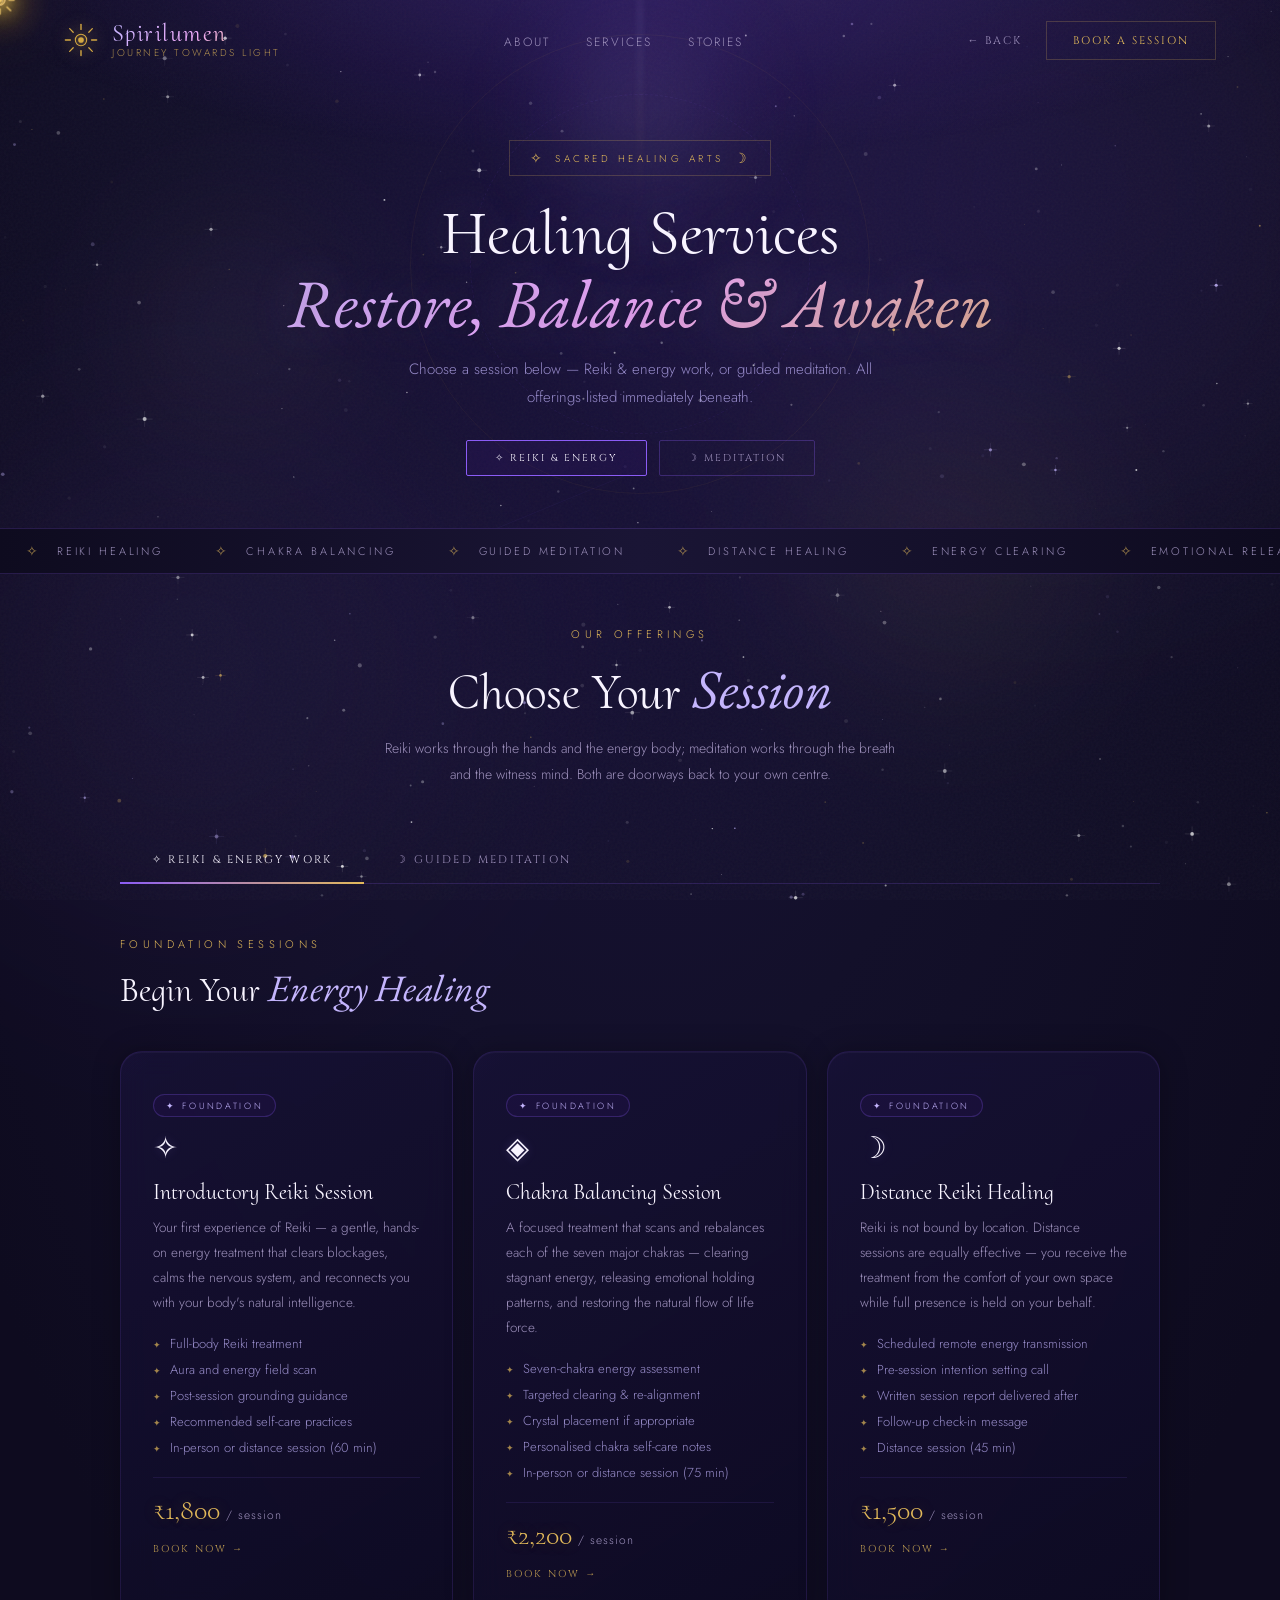
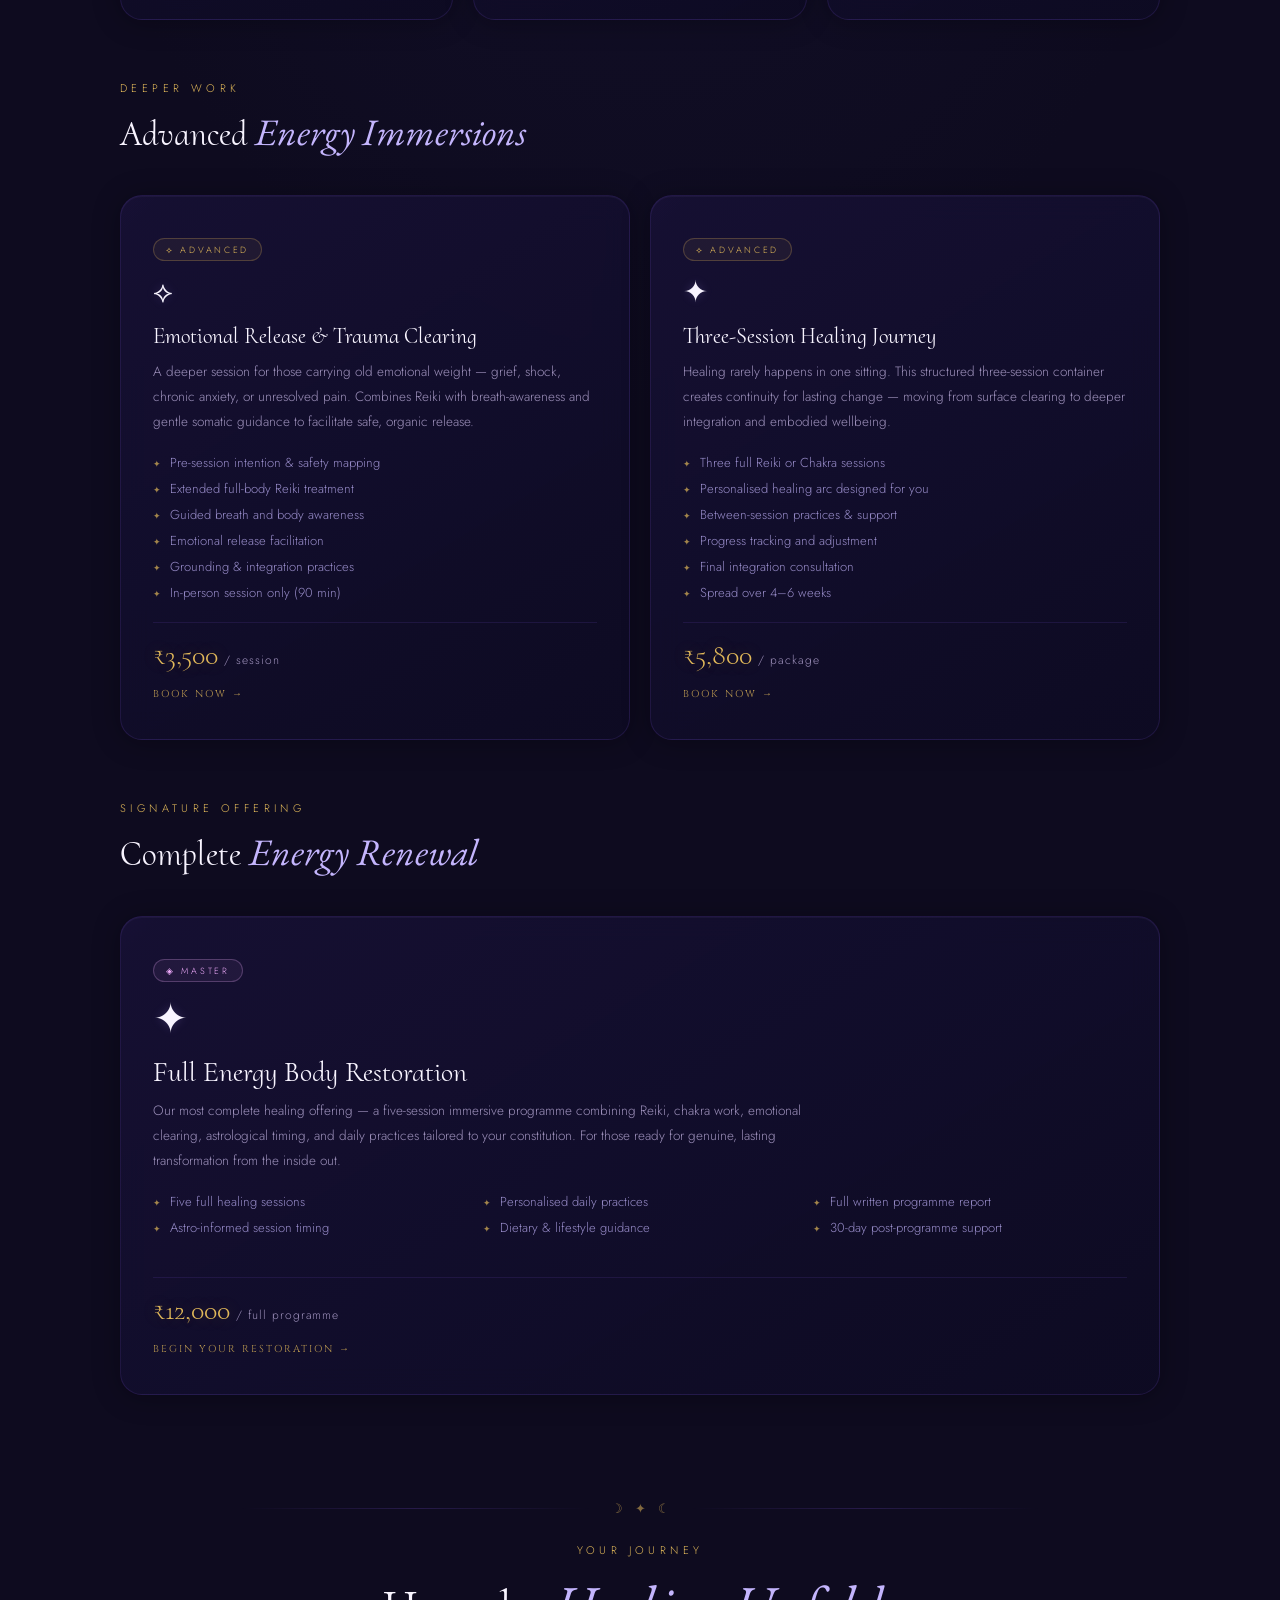
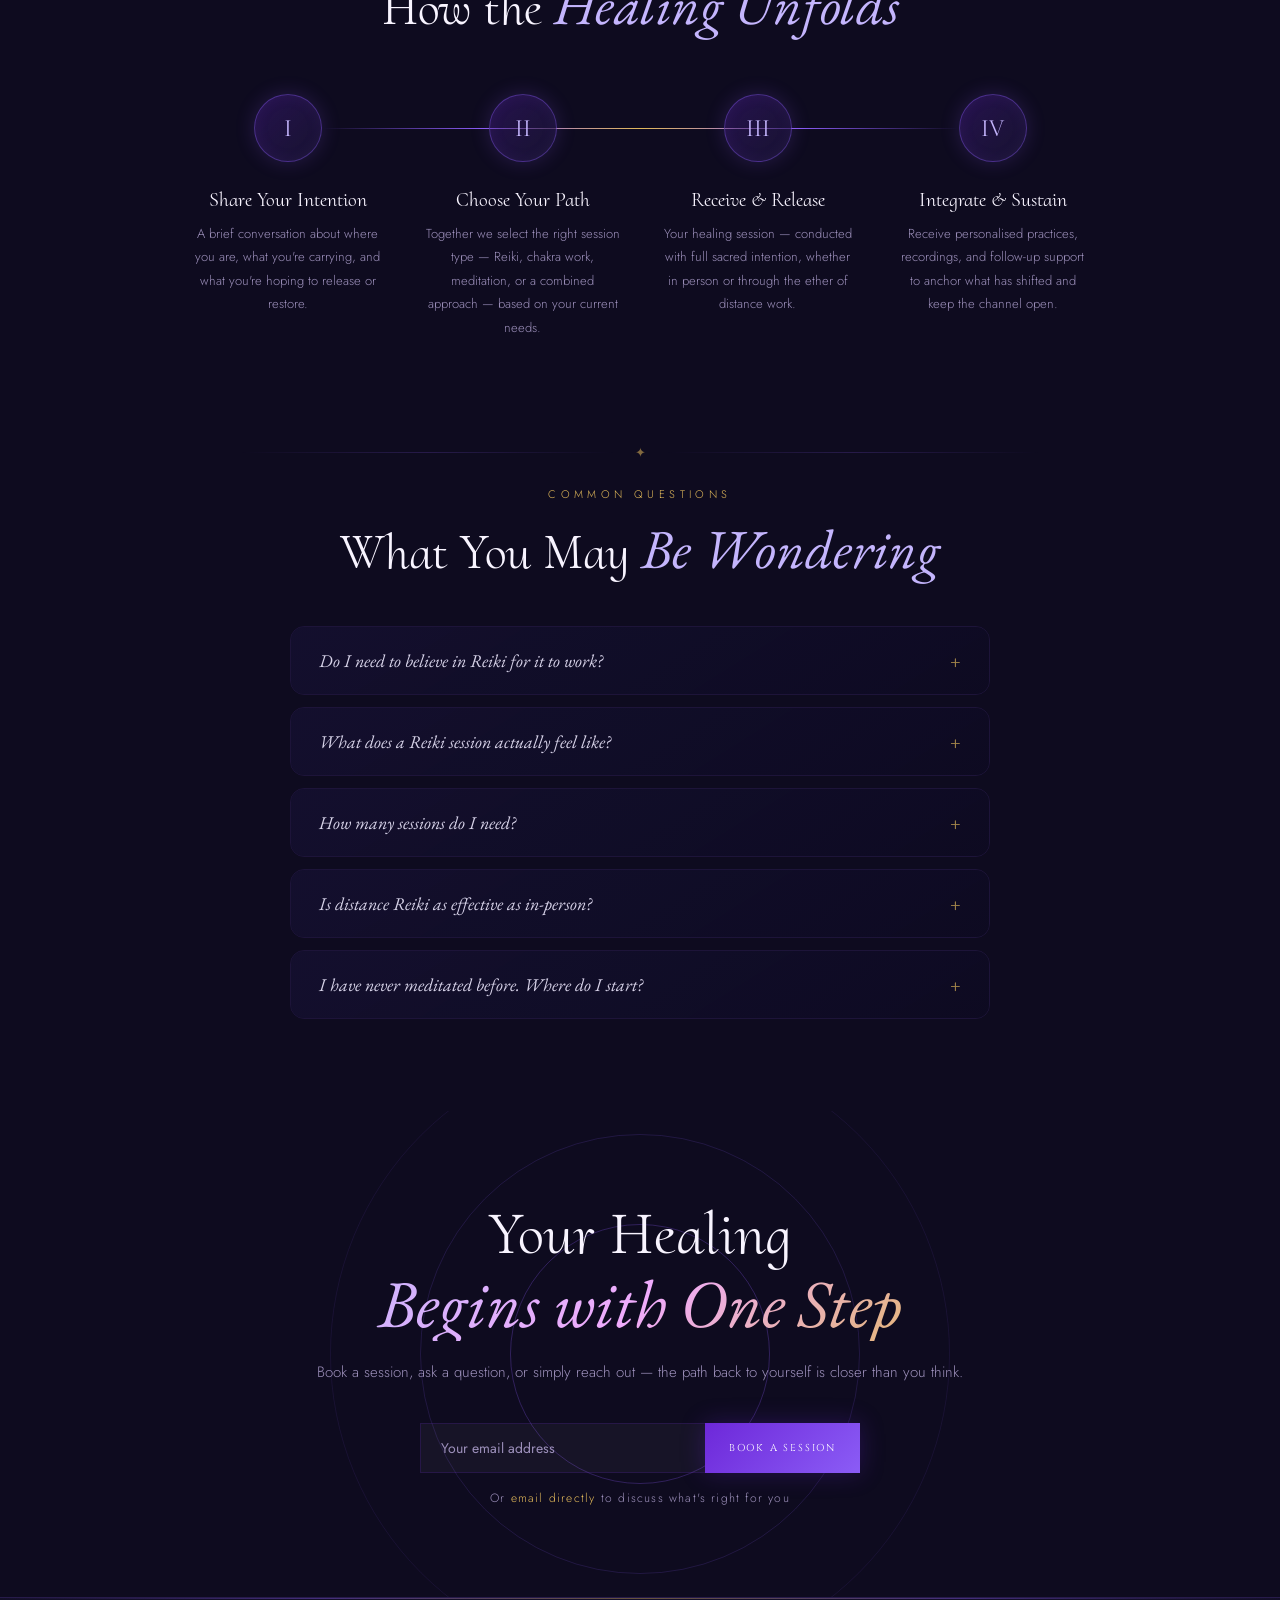
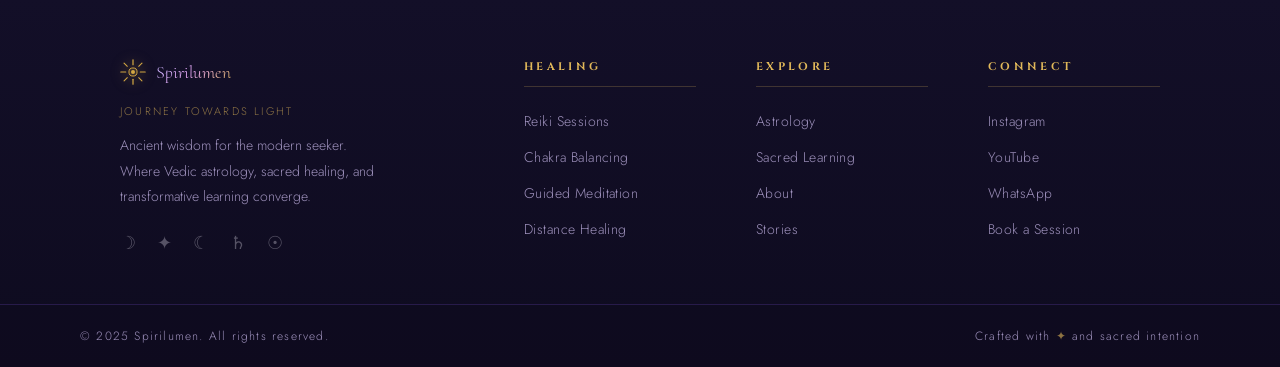
<file: healing.html>
<!DOCTYPE html>
<html lang="en">
<head>
  <meta charset="UTF-8">
  <meta name="viewport" content="width=device-width, initial-scale=1.0">
  <title>Healing Services — Spirilumen</title>
  <link rel="preconnect" href="https://fonts.googleapis.com">
  <link rel="preconnect" href="https://fonts.gstatic.com" crossorigin>
  <link href="https://fonts.googleapis.com/css2?family=Cinzel:wght@400;500;600&family=EB+Garamond:ital,wght@0,400;0,500;1,400;1,500&family=Cormorant+Upright:wght@300;400;500&family=Jost:wght@200;300;400&display=swap" rel="stylesheet">
  <link rel="stylesheet" href="styles.css">
  <link rel="stylesheet" href="animations.css">
<link rel="stylesheet" href="booking-modal.css">
  <style>
    /* ── BACK LINK ── */
    .nav-back{font-family:'Cinzel',serif;font-size:11px;letter-spacing:.18em;text-transform:uppercase;color:var(--muted);text-decoration:none;display:flex;align-items:center;gap:8px;transition:color .3s;}
    .nav-back:hover{color:var(--gold);}

    /* ── COMPACT HERO ── */
    .pg-hero{position:relative;z-index:10;padding:140px 40px 52px;text-align:center;overflow:hidden;background:radial-gradient(ellipse 70% 50% at 50% -10%,rgba(139,92,246,.18) 0%,rgba(109,40,217,.06) 55%,transparent 80%);}
    .pg-hero::before{content:'';position:absolute;top:-60px;left:50%;transform:translateX(-50%);width:2px;height:55%;background:linear-gradient(to bottom,rgba(196,181,253,0),rgba(196,181,253,.22) 25%,rgba(226,185,90,.10) 70%,transparent);filter:blur(3px);pointer-events:none;z-index:0;animation:lightShaft 6s ease-in-out infinite;}
    .pg-hero::after{content:'';position:absolute;top:-20px;left:50%;transform:translateX(-50%);width:260px;height:260px;border-radius:50%;background:radial-gradient(circle,rgba(196,181,253,.14) 0%,rgba(139,92,246,.04) 55%,transparent 80%);filter:blur(36px);pointer-events:none;z-index:0;animation:lightShaft 6s ease-in-out infinite;}
    .pg-hero-ring{position:absolute;top:50%;left:50%;width:min(460px,80vw);height:min(460px,80vw);border:1px solid rgba(212,168,67,.06);border-radius:50%;transform:translate(-50%,-50%);animation:ringRot 70s linear infinite;pointer-events:none;z-index:0;}
    .pg-hero-ring2{position:absolute;top:50%;left:50%;width:min(340px,62vw);height:min(340px,62vw);border:1px dashed rgba(139,92,246,.08);border-radius:50%;transform:translate(-50%,-50%);animation:ringRot 45s linear infinite reverse;pointer-events:none;z-index:0;}
    @keyframes ringRot{from{transform:translate(-50%,-50%) rotate(0deg);}to{transform:translate(-50%,-50%) rotate(360deg);}}
    .pg-hero-badge{display:inline-flex;align-items:center;gap:10px;border:1px solid var(--lng);padding:7px 20px;margin-bottom:22px;font-size:10px;letter-spacing:.35em;text-transform:uppercase;color:var(--gold);opacity:0;animation:riseUp 1s .1s forwards;position:relative;z-index:5;}
    @keyframes riseUp{from{opacity:0;transform:translateY(20px);}to{opacity:1;transform:translateY(0);}}
    .pg-hero-badge span{font-size:14px;}
    .pg-hero-h{font-family:'Cormorant Upright',serif;font-size:clamp(32px,5vw,64px);font-weight:400;color:var(--cream);line-height:1.08;text-shadow:0 0 50px rgba(196,181,253,.28),0 2px 16px rgba(0,0,0,.3);opacity:0;animation:riseUp 1s .25s forwards;position:relative;z-index:5;}
    .pg-hero-h em{display:block;font-style:italic;font-family:'EB Garamond',serif;font-size:1.06em;background:linear-gradient(135deg,var(--p3),var(--rose),var(--gold));-webkit-background-clip:text;-webkit-text-fill-color:transparent;background-clip:text;}
    .pg-hero-sub{max-width:500px;margin:16px auto 0;font-size:15px;line-height:1.85;color:rgba(196,181,253,.72);opacity:0;animation:riseUp 1s .4s forwards;position:relative;z-index:5;}
    .pg-hero-tabs{display:flex;gap:12px;justify-content:center;margin-top:28px;opacity:0;animation:riseUp 1s .55s forwards;position:relative;z-index:5;}
    .pg-tab-pill{font-family:'Cinzel',serif;font-size:10px;letter-spacing:.2em;text-transform:uppercase;text-decoration:none;padding:10px 28px;border:1px solid rgba(139,92,246,.3);color:var(--muted);transition:all .35s;border-radius:2px;}
    .pg-tab-pill:hover,.pg-tab-pill.active{color:var(--cream);border-color:var(--p2);background:rgba(91,33,182,.1);}

    /* ── MARQUEE STRIP ── */
    .healing-strip{position:relative;z-index:10;border-top:1px solid var(--line);border-bottom:1px solid var(--line);padding:12px 0;overflow:hidden;background:linear-gradient(to right,var(--ink),var(--panel),var(--ink));}
    .hs-track{display:flex;width:max-content;animation:marqueeScroll 32s linear infinite;}
    .hs-item{display:flex;align-items:center;gap:16px;padding:0 26px;font-size:11px;letter-spacing:.26em;text-transform:uppercase;color:var(--muted);white-space:nowrap;}
    .hs-sym{font-size:14px;color:var(--gold);opacity:.7;}

    /* ── SECTION UTILITY ── */
    .sw{position:relative;z-index:10;}
    .sl{font-size:11px;letter-spacing:.4em;text-transform:uppercase;color:var(--gold);display:block;margin-bottom:14px;}
    .sh{font-family:'Cormorant Upright',serif;font-size:clamp(26px,4vw,50px);font-weight:400;line-height:1.2;color:var(--cream);}
    .sh em{font-style:italic;color:var(--p3);font-family:'EB Garamond',serif;font-size:1.1em;}
    .rev{opacity:0;transform:translateY(28px);transition:opacity .85s ease,transform .85s ease;}
    .rev.vi{opacity:1;transform:none;}
    .d1{transition-delay:.1s;}.d2{transition-delay:.2s;}.d3{transition-delay:.3s;}.d4{transition-delay:.4s;}

    /* ── SECTION DIVIDER ── */
    .s-div{position:relative;z-index:10;display:flex;align-items:center;gap:20px;max-width:960px;margin:0 auto;padding:24px 80px;}
    .s-div-l{flex:1;height:1px;background:linear-gradient(to right,transparent,var(--line),transparent);}
    .s-div-c{display:flex;align-items:center;gap:12px;}
    .s-div-c span{color:var(--gold);font-size:13px;opacity:.55;animation:dividerTwinkle 3s ease-in-out infinite;}

    /* ── PACKAGES ── */
    .pkgs-w{max-width:1200px;margin:0 auto;padding:0 80px 80px;}
    .pkgs-hdr{text-align:center;padding:52px 0 48px;}
    .tab-nav{display:flex;border-bottom:1px solid var(--line);margin-bottom:52px;}
    .tab-btn{font-family:'Cinzel',serif;font-size:11px;letter-spacing:.2em;text-transform:uppercase;color:var(--muted);background:none;border:none;padding:16px 32px;cursor:none;position:relative;transition:color .3s;}
    .tab-btn::after{content:'';position:absolute;bottom:-1px;left:0;right:0;height:2px;background:linear-gradient(to right,var(--p2),var(--gold));transform:scaleX(0);transition:transform .4s cubic-bezier(.25,.46,.45,.94);}
    .tab-btn.active{color:var(--cream);}
    .tab-btn.active::after{transform:scaleX(1);}
    .tab-btn:hover{color:rgba(248,244,255,.7);}
    .tab-panel{display:none;}
    .tab-panel.active{display:block;}
    .svc-grid{display:grid;grid-template-columns:repeat(3,1fr);gap:20px;}
    .svc-grid-2{display:grid;grid-template-columns:repeat(2,1fr);gap:20px;margin-top:20px;}
    .svc-grid-wide{display:grid;grid-template-columns:repeat(2,1fr);gap:20px;}
    .tab-section-hdr{margin-bottom:40px;}
    .tab-section-sep{margin-top:60px;margin-bottom:40px;}

    /* ── SERVICE CARD ── */
    .sc{background:linear-gradient(148deg,rgba(22,17,52,.92) 0%,rgba(14,11,35,.95) 100%);border:1px solid rgba(139,92,246,.14);border-radius:22px;padding:40px 32px 36px;position:relative;overflow:hidden;cursor:none;backdrop-filter:blur(14px);box-shadow:0 2px 28px rgba(0,0,0,.3),inset 0 1px 0 rgba(196,181,253,.05);transition:transform .4s cubic-bezier(.25,.46,.45,.94),box-shadow .4s,border-color .4s;}
    .sc:hover{transform:translateY(-7px);border-color:rgba(139,92,246,.3);box-shadow:0 18px 52px rgba(0,0,0,.38),0 0 28px rgba(91,33,182,.08),inset 0 1px 0 rgba(196,181,253,.08);}
    .sc::before{content:'';position:absolute;width:240px;height:240px;border-radius:50%;background:radial-gradient(circle,rgba(91,33,182,.12),transparent 68%);top:var(--my,-60px);left:var(--mx,-60px);transform:translate(-50%,-50%);opacity:.7;transition:opacity .4s;pointer-events:none;z-index:0;}
    .sc:hover::before{opacity:1;}
    .sc::after{content:'';position:absolute;top:0;left:12%;right:12%;height:1px;border-radius:1px;background:linear-gradient(to right,transparent,rgba(196,181,253,.45),rgba(226,185,90,.35),rgba(196,181,253,.45),transparent);opacity:0;transform:scaleX(0);transform-origin:center;transition:transform .55s cubic-bezier(.25,.46,.45,.94),opacity .4s;z-index:0;}
    .sc:hover::after{opacity:1;transform:scaleX(1);}
    .sc > *{position:relative;z-index:2;}
    .sc-level{display:inline-flex;align-items:center;gap:6px;font-size:9px;letter-spacing:.3em;text-transform:uppercase;padding:4px 12px;border-radius:40px;margin-bottom:16px;}
    .sc-level.basic{color:var(--p3);border:1px solid rgba(139,92,246,.25);background:rgba(91,33,182,.08);}
    .sc-level.advanced{color:var(--gold);border:1px solid rgba(226,185,90,.25);background:rgba(226,185,90,.06);}
    .sc-level.master{color:var(--rose);border:1px solid rgba(240,171,252,.25);background:rgba(240,171,252,.06);}
    .sc-ic{font-size:30px;margin-bottom:16px;display:block;line-height:1;transition:transform .5s cubic-bezier(.34,1.56,.64,1),filter .5s;filter:drop-shadow(0 0 5px rgba(167,139,250,.2));}
    .sc:hover .sc-ic{transform:scale(1.15) rotate(-5deg);filter:drop-shadow(0 0 14px rgba(167,139,250,.65));}
    .sc-name{font-family:'Cormorant Upright',serif;font-size:22px;font-weight:400;line-height:1.2;margin-bottom:10px;}
    .sc-desc{font-size:13.5px;line-height:1.85;color:var(--muted);margin-bottom:18px;}
    .sc-includes{list-style:none;display:flex;flex-direction:column;gap:7px;margin-bottom:20px;}
    .sc-includes li{display:flex;align-items:flex-start;gap:9px;font-size:13px;color:rgba(196,181,253,.75);}
    .sc-includes li::before{content:'✦';color:var(--gold);font-size:9px;margin-top:4px;flex-shrink:0;opacity:.7;}
    .sc-price{display:flex;align-items:baseline;gap:6px;border-top:1px solid rgba(139,92,246,.12);padding-top:18px;margin-top:18px;}
    .sc-price-val{font-family:'Cormorant Upright',serif;font-size:28px;color:var(--gold);line-height:1;text-shadow:0 0 16px rgba(212,168,67,.25);}
    .sc-price-dur{font-size:12px;letter-spacing:.08em;color:var(--muted);}
    .sc-lnk{display:inline-flex;align-items:center;gap:8px;margin-top:18px;font-family:'Cinzel',serif;font-size:10px;letter-spacing:.2em;text-transform:uppercase;color:var(--gold);text-decoration:none;opacity:.8;transition:gap .35s,opacity .3s,text-shadow .35s;}
    .sc-lnk:hover{gap:13px;opacity:1;text-shadow:0 0 10px rgba(212,168,67,.5);}

    /* ── PROCESS ── */
    .proc-w{max-width:1100px;margin:0 auto;padding:0 80px 80px;}
    .proc-hdr{text-align:center;margin-bottom:52px;}
    .proc-steps{display:grid;grid-template-columns:repeat(4,1fr);position:relative;gap:0;}
    .proc-steps::before{content:'';position:absolute;top:34px;left:calc(12.5% + 34px);right:calc(12.5% + 34px);height:1px;background:linear-gradient(to right,transparent,var(--p2),var(--gold),var(--p2),transparent);z-index:0;}
    .ps{padding:0 20px;position:relative;z-index:1;text-align:center;}
    .ps-num{width:68px;height:68px;border-radius:50%;border:1px solid rgba(139,92,246,.4);background:linear-gradient(135deg,rgba(109,40,217,.25),rgba(26,21,53,.8));display:flex;align-items:center;justify-content:center;font-family:'Cormorant Upright',serif;font-size:24px;font-weight:400;color:var(--p3);margin:0 auto 26px;transition:all .5s;box-shadow:0 0 20px rgba(139,92,246,.2),inset 0 0 15px rgba(139,92,246,.08);}
    .ps:hover .ps-num{background:rgba(91,33,182,.18);border-color:var(--p2);color:var(--cream);box-shadow:0 0 30px rgba(91,33,182,.4),inset 0 0 20px rgba(91,33,182,.15);}
    .ps-t{font-family:'Cormorant Upright',serif;font-size:20px;font-weight:400;margin-bottom:10px;}
    .ps-d{font-size:13px;line-height:1.8;color:var(--muted);}

    /* ── FAQ ── */
    .faq-w{max-width:860px;margin:0 auto;padding:0 80px 80px;}
    .faq-hdr{text-align:center;margin-bottom:44px;}
    .faq-item{border:1px solid rgba(139,92,246,.12);border-radius:14px;margin-bottom:12px;overflow:hidden;transition:border-color .3s;}
    .faq-item:hover{border-color:rgba(139,92,246,.25);}
    .faq-q{display:flex;align-items:center;justify-content:space-between;padding:22px 28px;cursor:none;font-family:'EB Garamond',serif;font-size:18px;font-style:italic;color:rgba(237,233,254,.9);background:linear-gradient(148deg,rgba(22,17,52,.7),rgba(14,11,35,.75));transition:background .3s;}
    .faq-q:hover{background:linear-gradient(148deg,rgba(22,17,52,.9),rgba(14,11,35,.95));}
    .faq-icon{font-size:18px;color:var(--gold);opacity:.7;transition:transform .4s,opacity .3s;flex-shrink:0;margin-left:16px;}
    .faq-item.open .faq-icon{transform:rotate(45deg);opacity:1;}
    .faq-a{max-height:0;overflow:hidden;transition:max-height .45s cubic-bezier(.25,.46,.45,.94),padding .35s;font-size:14px;line-height:1.85;color:var(--muted);background:rgba(14,11,35,.6);padding:0 28px;}
    .faq-item.open .faq-a{max-height:220px;padding:20px 28px 24px;}

    /* ── CTA ── */
    .cta-band{position:relative;z-index:10;padding:90px 80px;text-align:center;overflow:hidden;}
    .cta-band-rings{position:absolute;top:50%;left:50%;transform:translate(-50%,-50%);pointer-events:none;z-index:0;}
    .cr{position:absolute;border-radius:50%;border:1px solid;transform:translate(-50%,-50%);animation:ctaRingPulse var(--cd,3.5s) ease-out infinite;}
    .cr1{width:260px;height:260px;border-color:rgba(139,92,246,.28);--cd:3.5s;}
    .cr2{width:440px;height:440px;border-color:rgba(139,92,246,.16);--cd:3.5s;animation-delay:.6s;}
    .cr3{width:620px;height:620px;border-color:rgba(139,92,246,.09);--cd:3.5s;animation-delay:1.2s;}
    .cta-in{position:relative;z-index:1;max-width:680px;margin:0 auto;}
    .cta-h{font-family:'Cormorant Upright',serif;font-size:clamp(28px,5vw,60px);font-weight:400;line-height:1.1;margin-bottom:18px;}
    .cta-h em{display:block;font-style:italic;font-family:'EB Garamond',serif;background:linear-gradient(135deg,var(--p3),var(--rose),var(--gold));-webkit-background-clip:text;-webkit-text-fill-color:transparent;background-clip:text;font-size:1.12em;}
    .cta-sub{font-size:15px;line-height:1.85;color:var(--muted);margin-bottom:36px;}
    .cta-form{display:flex;max-width:440px;margin:0 auto;}
    .cta-inp{flex:1;background:rgba(255,255,255,.04);border:1px solid rgba(91,33,182,.22);border-right:none;padding:14px 20px;color:var(--cream);font-family:'Jost',sans-serif;font-size:14px;outline:none;transition:border-color .3s,background .3s;}
    .cta-inp:focus{border-color:var(--p2);background:rgba(91,33,182,.05);}
    .cta-inp::placeholder{color:var(--muted);}
    .cta-btn{font-family:'Cinzel',serif;font-size:10px;letter-spacing:.18em;text-transform:uppercase;background:linear-gradient(135deg,var(--p1),var(--p2));color:white;border:none;padding:14px 24px;cursor:none;transition:all .35s;white-space:nowrap;box-shadow:0 0 24px rgba(91,33,182,.32);}
    .cta-btn:hover{background:linear-gradient(135deg,var(--p2),var(--rose));box-shadow:0 0 44px rgba(124,58,237,.48);}
    .cta-note{font-size:12px;letter-spacing:.1em;color:var(--muted);margin-top:16px;}
    .cta-note a{color:var(--gold);text-decoration:none;}

    /* ── RESPONSIVE ── */
    @media(max-width:1024px){
      .pkgs-w,.proc-w,.faq-w,.cta-band{padding-left:28px;padding-right:28px;}
      .svc-grid,.svc-grid-2,.svc-grid-wide{grid-template-columns:1fr;}
      .proc-steps{grid-template-columns:1fr 1fr;gap:32px;}
      .proc-steps::before{display:none;}
      .s-div{padding:20px 28px;}
      .cta-form{flex-direction:column;}
      .cta-inp{border-right:1px solid rgba(91,33,182,.22);border-bottom:none;}
      .cta-btn{width:100%;}
    }
    @media(max-width:580px){
      .pg-hero{padding:120px 24px 40px;}
      .pg-hero-tabs{flex-direction:column;align-items:center;}
      .proc-steps{grid-template-columns:1fr;}
      .tab-nav{overflow-x:auto;}
      .tab-btn{padding:14px 18px;font-size:10px;}
    }
  </style>
</head>
<body>

<div id="cur-sun">
  <svg viewBox="0 0 48 48" fill="none" xmlns="http://www.w3.org/2000/svg">
    <line x1="24" y1="2" x2="24" y2="10" stroke="#f0c86a" stroke-width="2.2" stroke-linecap="round"/>
    <line x1="24" y1="38" x2="24" y2="46" stroke="#f0c86a" stroke-width="2.2" stroke-linecap="round"/>
    <line x1="2" y1="24" x2="10" y2="24" stroke="#f0c86a" stroke-width="2.2" stroke-linecap="round"/>
    <line x1="38" y1="24" x2="46" y2="24" stroke="#f0c86a" stroke-width="2.2" stroke-linecap="round"/>
    <line x1="7.5" y1="7.5" x2="13.2" y2="13.2" stroke="#f0c86a" stroke-width="2" stroke-linecap="round"/>
    <line x1="34.8" y1="34.8" x2="40.5" y2="40.5" stroke="#f0c86a" stroke-width="2" stroke-linecap="round"/>
    <line x1="40.5" y1="7.5" x2="34.8" y2="13.2" stroke="#f0c86a" stroke-width="2" stroke-linecap="round"/>
    <line x1="13.2" y1="34.8" x2="7.5" y2="40.5" stroke="#f0c86a" stroke-width="2" stroke-linecap="round"/>
    <circle cx="24" cy="24" r="7" stroke="#f0c86a" stroke-width="1.5" fill="rgba(240,200,106,0.12)"/>
    <circle cx="24" cy="24" r="3.5" fill="#f0c86a"/>
  </svg>
</div>
<div id="cur-trail">☽</div>
<canvas id="trailC"></canvas>
<canvas id="spaceC"></canvas>
<div class="nbl n1"></div><div class="nbl n2"></div><div class="nbl n3"></div><div class="nbl n4"></div>
<div class="grain"></div>

<nav id="mainNav">
  <div class="logo-group">
    <svg class="logo-sun-svg" viewBox="0 0 48 48" fill="none" xmlns="http://www.w3.org/2000/svg">
      <line x1="24" y1="2" x2="24" y2="9" stroke="#d4a843" stroke-width="2" stroke-linecap="round"/>
      <line x1="24" y1="39" x2="24" y2="46" stroke="#d4a843" stroke-width="2" stroke-linecap="round"/>
      <line x1="2" y1="24" x2="9" y2="24" stroke="#d4a843" stroke-width="2" stroke-linecap="round"/>
      <line x1="39" y1="24" x2="46" y2="24" stroke="#d4a843" stroke-width="2" stroke-linecap="round"/>
      <line x1="8" y1="8" x2="13" y2="13" stroke="#d4a843" stroke-width="1.8" stroke-linecap="round"/>
      <line x1="35" y1="35" x2="40" y2="40" stroke="#d4a843" stroke-width="1.8" stroke-linecap="round"/>
      <line x1="40" y1="8" x2="35" y2="13" stroke="#d4a843" stroke-width="1.8" stroke-linecap="round"/>
      <line x1="13" y1="35" x2="8" y2="40" stroke="#d4a843" stroke-width="1.8" stroke-linecap="round"/>
      <circle cx="24" cy="24" r="8" stroke="#d4a843" stroke-width="1.5" fill="rgba(212,168,67,0.1)"/>
      <circle cx="24" cy="24" r="4" fill="#d4a843"/>
    </svg>
    <div class="logo-text-wrap">
      <span class="logo-name">Spirilumen</span>
      <span class="logo-tag">Journey towards light</span>
    </div>
  </div>
  <ul class="nav-links">
    <li><a href="index.html#about">About</a></li>
    <li><a href="index.html#services">Services</a></li>
    <li><a href="index.html#stories">Stories</a></li>
  </ul>
  <div style="display:flex;align-items:center;gap:24px;">
    <a href="index.html" class="nav-back">← Back</a>
    <a href="#book" class="nav-book">Book a Session</a>
  </div>
</nav>

<!-- ══ COMPACT HERO ══ -->
<section class="pg-hero sw">
  <div class="pg-hero-ring"></div>
  <div class="pg-hero-ring2"></div>
  <div class="pg-hero-badge"><span>✧</span> Sacred Healing Arts <span>☽</span></div>
  <h1 class="pg-hero-h">Healing Services<em>Restore, Balance &amp; Awaken</em></h1>
  <p class="pg-hero-sub">Choose a session below — Reiki &amp; energy work, or guided meditation. All offerings listed immediately beneath.</p>
  <div class="pg-hero-tabs">
    <a href="#packages" class="pg-tab-pill active" id="pill-reiki">✧ Reiki &amp; Energy</a>
    <a href="#packages" class="pg-tab-pill" id="pill-meditation">☽ Meditation</a>
  </div>
</section>

<!-- ══ MARQUEE ══ -->
<div class="healing-strip">
  <div class="hs-track" id="hsT"></div>
</div>

<!-- ══ PACKAGES ══ -->
<div class="sw" id="packages">
  <div class="pkgs-w">
    <div class="pkgs-hdr">
      <span class="sl rev">Our Offerings</span>
      <h2 class="sh rev">Choose Your <em>Session</em></h2>
      <p class="rev d1" style="max-width:520px;margin:14px auto 0;font-size:14px;line-height:1.85;color:var(--muted);">Reiki works through the hands and the energy body; meditation works through the breath and the witness mind. Both are doorways back to your own centre.</p>
    </div>

    <div class="tab-nav">
      <button class="tab-btn active" data-tab="reiki">✧ Reiki &amp; Energy Work</button>
      <button class="tab-btn" data-tab="meditation">☽ Guided Meditation</button>
    </div>

    <!-- ══ REIKI TAB ══ -->
    <div class="tab-panel active" id="tab-reiki">
      <div class="tab-section-hdr">
        <span class="sl rev">Foundation Sessions</span>
        <h3 class="sh rev" style="font-size:clamp(20px,2.8vw,34px);">Begin Your <em>Energy Healing</em></h3>
      </div>
      <div class="svc-grid">
        <div class="sc rev" data-service-id="healing-introductory-reiki-session" data-base-price="1800">
          <span class="sc-level basic">✦ Foundation</span>
          <span class="sc-ic">✧</span>
          <h4 class="sc-name">Introductory Reiki Session</h4>
          <p class="sc-desc">Your first experience of Reiki — a gentle, hands-on energy treatment that clears blockages, calms the nervous system, and reconnects you with your body's natural intelligence.</p>
          <ul class="sc-includes">
            <li>Full-body Reiki treatment</li>
            <li>Aura and energy field scan</li>
            <li>Post-session grounding guidance</li>
            <li>Recommended self-care practices</li>
            <li>In-person or distance session (60 min)</li>
          </ul>
          <div class="sc-price"><span class="sc-price-val">₹1,800</span><span class="sc-price-dur">/ session</span></div>
          <a href="#book" class="sc-lnk">Book Now →</a>
        </div>
        <div class="sc rev d1" data-service-id="healing-chakra-balancing-session" data-base-price="2200">
          <span class="sc-level basic">✦ Foundation</span>
          <span class="sc-ic">◈</span>
          <h4 class="sc-name">Chakra Balancing Session</h4>
          <p class="sc-desc">A focused treatment that scans and rebalances each of the seven major chakras — clearing stagnant energy, releasing emotional holding patterns, and restoring the natural flow of life force.</p>
          <ul class="sc-includes">
            <li>Seven-chakra energy assessment</li>
            <li>Targeted clearing &amp; re-alignment</li>
            <li>Crystal placement if appropriate</li>
            <li>Personalised chakra self-care notes</li>
            <li>In-person or distance session (75 min)</li>
          </ul>
          <div class="sc-price"><span class="sc-price-val">₹2,200</span><span class="sc-price-dur">/ session</span></div>
          <a href="#book" class="sc-lnk">Book Now →</a>
        </div>
        <div class="sc rev d2" data-service-id="healing-distance-reiki-healing" data-base-price="1500">
          <span class="sc-level basic">✦ Foundation</span>
          <span class="sc-ic">☽</span>
          <h4 class="sc-name">Distance Reiki Healing</h4>
          <p class="sc-desc">Reiki is not bound by location. Distance sessions are equally effective — you receive the treatment from the comfort of your own space while full presence is held on your behalf.</p>
          <ul class="sc-includes">
            <li>Scheduled remote energy transmission</li>
            <li>Pre-session intention setting call</li>
            <li>Written session report delivered after</li>
            <li>Follow-up check-in message</li>
            <li>Distance session (45 min)</li>
          </ul>
          <div class="sc-price"><span class="sc-price-val">₹1,500</span><span class="sc-price-dur">/ session</span></div>
          <a href="#book" class="sc-lnk">Book Now →</a>
        </div>
      </div>

      <div class="tab-section-sep">
        <span class="sl rev">Deeper Work</span>
        <h3 class="sh rev" style="font-size:clamp(20px,2.8vw,34px);">Advanced <em>Energy Immersions</em></h3>
      </div>
      <div class="svc-grid-2">
        <div class="sc rev" data-service-id="healing-emotional-release-trauma-clearing" data-base-price="3500">
          <span class="sc-level advanced">⟡ Advanced</span>
          <span class="sc-ic">⟡</span>
          <h4 class="sc-name">Emotional Release &amp; Trauma Clearing</h4>
          <p class="sc-desc">A deeper session for those carrying old emotional weight — grief, shock, chronic anxiety, or unresolved pain. Combines Reiki with breath-awareness and gentle somatic guidance to facilitate safe, organic release.</p>
          <ul class="sc-includes">
            <li>Pre-session intention &amp; safety mapping</li>
            <li>Extended full-body Reiki treatment</li>
            <li>Guided breath and body awareness</li>
            <li>Emotional release facilitation</li>
            <li>Grounding &amp; integration practices</li>
            <li>In-person session only (90 min)</li>
          </ul>
          <div class="sc-price"><span class="sc-price-val">₹3,500</span><span class="sc-price-dur">/ session</span></div>
          <a href="#book" class="sc-lnk">Book Now →</a>
        </div>
        <div class="sc rev d1" data-service-id="healing-three-session-healing-journey" data-base-price="5800">
          <span class="sc-level advanced">⟡ Advanced</span>
          <span class="sc-ic">✦</span>
          <h4 class="sc-name">Three-Session Healing Journey</h4>
          <p class="sc-desc">Healing rarely happens in one sitting. This structured three-session container creates continuity for lasting change — moving from surface clearing to deeper integration and embodied wellbeing.</p>
          <ul class="sc-includes">
            <li>Three full Reiki or Chakra sessions</li>
            <li>Personalised healing arc designed for you</li>
            <li>Between-session practices &amp; support</li>
            <li>Progress tracking and adjustment</li>
            <li>Final integration consultation</li>
            <li>Spread over 4–6 weeks</li>
          </ul>
          <div class="sc-price"><span class="sc-price-val">₹5,800</span><span class="sc-price-dur">/ package</span></div>
          <a href="#book" class="sc-lnk">Book Now →</a>
        </div>
      </div>

      <div class="tab-section-sep">
        <span class="sl rev">Signature Offering</span>
        <h3 class="sh rev" style="font-size:clamp(20px,2.8vw,34px);">Complete <em>Energy Renewal</em></h3>
      </div>
      <div class="svc-grid-wide">
        <div class="sc rev" data-service-id="healing-full-energy-body-restoration" data-base-price="12000" style="grid-column:1/-1;">
          <span class="sc-level master">◈ Master</span>
          <span class="sc-ic" style="font-size:42px;">✦</span>
          <h4 class="sc-name" style="font-size:28px;">Full Energy Body Restoration</h4>
          <p class="sc-desc" style="max-width:680px;">Our most complete healing offering — a five-session immersive programme combining Reiki, chakra work, emotional clearing, astrological timing, and daily practices tailored to your constitution. For those ready for genuine, lasting transformation from the inside out.</p>
          <div style="display:grid;grid-template-columns:repeat(3,1fr);gap:16px;margin-bottom:20px;">
            <ul class="sc-includes"><li>Five full healing sessions</li><li>Astro-informed session timing</li></ul>
            <ul class="sc-includes"><li>Personalised daily practices</li><li>Dietary &amp; lifestyle guidance</li></ul>
            <ul class="sc-includes"><li>Full written programme report</li><li>30-day post-programme support</li></ul>
          </div>
          <div class="sc-price"><span class="sc-price-val">₹12,000</span><span class="sc-price-dur">/ full programme</span></div>
          <a href="#book" class="sc-lnk">Begin Your Restoration →</a>
        </div>
      </div>
    </div><!-- /reiki -->

    <!-- ══ MEDITATION TAB ══ -->
    <div class="tab-panel" id="tab-meditation">
      <div class="tab-section-hdr" id="meditation">
        <span class="sl rev">Guided Practice</span>
        <h3 class="sh rev" style="font-size:clamp(20px,2.8vw,34px);">Enter the <em>Stillness Within</em></h3>
      </div>
      <div class="svc-grid">
        <div class="sc rev" data-service-id="healing-1-1-guided-meditation-session" data-base-price="1200">
          <span class="sc-level basic">✦ Foundation</span>
          <span class="sc-ic">☉</span>
          <h4 class="sc-name">1:1 Guided Meditation Session</h4>
          <p class="sc-desc">A personally guided meditation experience — tailored to where you are right now. Whether you are a complete beginner or returning to practice, this session meets you with full presence and no judgement.</p>
          <ul class="sc-includes">
            <li>Breath &amp; body settling (10 min)</li>
            <li>Personalised guided meditation (30 min)</li>
            <li>Silent sitting with gentle support</li>
            <li>Reflection and integration (10 min)</li>
            <li>Home practice recommendations</li>
          </ul>
          <div class="sc-price"><span class="sc-price-val">₹1,200</span><span class="sc-price-dur">/ session</span></div>
          <a href="#book" class="sc-lnk">Book Now →</a>
        </div>
        <div class="sc rev d1" data-service-id="healing-vedic-mantra-meditation" data-base-price="2000">
          <span class="sc-level basic">✦ Foundation</span>
          <span class="sc-ic">♃</span>
          <h4 class="sc-name">Vedic Mantra Meditation</h4>
          <p class="sc-desc">An initiation into the ancient Vedic mantra tradition — receiving a personal mantra suited to your constitution and life phase, with full guidance on how to use it as a daily anchor.</p>
          <ul class="sc-includes">
            <li>Mantra selection based on birth chart</li>
            <li>Correct pronunciation guidance</li>
            <li>Japa practice instruction</li>
            <li>Recommended timing and frequency</li>
            <li>In-person or video session (75 min)</li>
          </ul>
          <div class="sc-price"><span class="sc-price-val">₹2,000</span><span class="sc-price-dur">/ session</span></div>
          <a href="#book" class="sc-lnk">Book Now →</a>
        </div>
        <div class="sc rev d2" data-service-id="healing-monthly-meditation-support" data-base-price="4200">
          <span class="sc-level advanced">⟡ Advanced</span>
          <span class="sc-ic">◈</span>
          <h4 class="sc-name">Monthly Meditation Support</h4>
          <p class="sc-desc">Four weekly 1:1 sessions in a single month — building a sustainable, consistent practice with accountability, progression, and real depth. Ideal for those who have tried meditating alone and need skilled company.</p>
          <ul class="sc-includes">
            <li>Four weekly guided sessions</li>
            <li>Personalised practice structure</li>
            <li>Daily practice audio recordings</li>
            <li>WhatsApp check-in support</li>
            <li>Month-end practice review</li>
          </ul>
          <div class="sc-price"><span class="sc-price-val">₹4,200</span><span class="sc-price-dur">/ month</span></div>
          <a href="#book" class="sc-lnk">Book Now →</a>
        </div>
      </div>
    </div><!-- /meditation -->
  </div>
</div>

<div class="s-div sw rev"><div class="s-div-l"></div><div class="s-div-c"><span>☽</span><span style="animation-delay:.4s">✦</span><span style="animation-delay:.8s">☾</span></div><div class="s-div-l"></div></div>

<!-- HOW IT WORKS -->
<div class="sw">
  <div class="proc-w">
    <div class="proc-hdr">
      <span class="sl rev">Your Journey</span>
      <h2 class="sh rev">How the <em>Healing Unfolds</em></h2>
    </div>
    <div class="proc-steps">
      <div class="ps rev"><div class="ps-num">I</div><h3 class="ps-t">Share Your Intention</h3><p class="ps-d">A brief conversation about where you are, what you're carrying, and what you're hoping to release or restore.</p></div>
      <div class="ps rev d1"><div class="ps-num">II</div><h3 class="ps-t">Choose Your Path</h3><p class="ps-d">Together we select the right session type — Reiki, chakra work, meditation, or a combined approach — based on your current needs.</p></div>
      <div class="ps rev d2"><div class="ps-num">III</div><h3 class="ps-t">Receive &amp; Release</h3><p class="ps-d">Your healing session — conducted with full sacred intention, whether in person or through the ether of distance work.</p></div>
      <div class="ps rev d3"><div class="ps-num">IV</div><h3 class="ps-t">Integrate &amp; Sustain</h3><p class="ps-d">Receive personalised practices, recordings, and follow-up support to anchor what has shifted and keep the channel open.</p></div>
    </div>
  </div>
</div>

<div class="s-div sw rev"><div class="s-div-l"></div><div class="s-div-c"><span>✦</span></div><div class="s-div-l"></div></div>

<!-- FAQ -->
<div class="sw">
  <div class="faq-w">
    <div class="faq-hdr"><span class="sl rev">Common Questions</span><h2 class="sh rev">What You May <em>Be Wondering</em></h2></div>
    <div class="faq-item rev"><div class="faq-q">Do I need to believe in Reiki for it to work?<span class="faq-icon">+</span></div><div class="faq-a">No belief is required. Reiki works at the level of the body's own energy system, which operates independently of your conscious opinions about it. Many sceptics have been the most surprised by how much they felt.</div></div>
    <div class="faq-item rev d1"><div class="faq-q">What does a Reiki session actually feel like?<span class="faq-icon">+</span></div><div class="faq-a">Most people experience warmth, tingling, heaviness, or deep relaxation. Some feel emotional releases — tears, laughter, or a sense of lifting. Others fall asleep. All of these are signs the body is responding and processing.</div></div>
    <div class="faq-item rev d2"><div class="faq-q">How many sessions do I need?<span class="faq-icon">+</span></div><div class="faq-a">A single session can create noticeable shift. For deeper or more chronic concerns, three to five sessions over a few weeks tends to create the most lasting change. We always assess together rather than prescribing in advance.</div></div>
    <div class="faq-item rev d3"><div class="faq-q">Is distance Reiki as effective as in-person?<span class="faq-icon">+</span></div><div class="faq-a">Yes — and many clients actually prefer it. Energy is not bound by physical location. The main requirement is that you are resting comfortably and undisturbed for the duration of the session.</div></div>
    <div class="faq-item rev"><div class="faq-q">I have never meditated before. Where do I start?<span class="faq-icon">+</span></div><div class="faq-a">The Introductory Guided Meditation session is designed precisely for you. There is nothing you need to know or do beforehand — just arrive with an open mind and a willingness to sit still for a little while.</div></div>
  </div>
</div>

<!-- CTA -->
<div class="sw cta-band" id="book">
  <div class="cta-band-rings"><div class="cr cr1"></div><div class="cr cr2"></div><div class="cr cr3"></div></div>
  <div class="cta-in">
    <h2 class="cta-h rev">Your Healing<em>Begins with One Step</em></h2>
    <p class="cta-sub rev">Book a session, ask a question, or simply reach out — the path back to yourself is closer than you think.</p>
    <div class="cta-form rev"><input class="cta-inp" type="email" placeholder="Your email address"><button class="cta-btn">Book a Session</button></div>
    <p class="cta-note rev">Or <a href="mailto:hello@spirilumen.com">email directly</a> to discuss what's right for you</p>
  </div>
</div>

<!-- FOOTER -->
<footer>
  <div class="ft-gbar"></div>
  <div class="ft-g">
    <div class="ft-brand">
      <div class="ftlogo">
        <svg class="ft-sun" viewBox="0 0 32 32" fill="none" xmlns="http://www.w3.org/2000/svg">
          <line x1="16" y1="1" x2="16" y2="7" stroke="#d4a843" stroke-width="1.5" stroke-linecap="round"/>
          <line x1="16" y1="25" x2="16" y2="31" stroke="#d4a843" stroke-width="1.5" stroke-linecap="round"/>
          <line x1="1" y1="16" x2="7" y2="16" stroke="#d4a843" stroke-width="1.5" stroke-linecap="round"/>
          <line x1="25" y1="16" x2="31" y2="16" stroke="#d4a843" stroke-width="1.5" stroke-linecap="round"/>
          <line x1="5" y1="5" x2="9" y2="9" stroke="#d4a843" stroke-width="1.3" stroke-linecap="round"/>
          <line x1="23" y1="23" x2="27" y2="27" stroke="#d4a843" stroke-width="1.3" stroke-linecap="round"/>
          <line x1="27" y1="5" x2="23" y2="9" stroke="#d4a843" stroke-width="1.3" stroke-linecap="round"/>
          <line x1="9" y1="23" x2="5" y2="27" stroke="#d4a843" stroke-width="1.3" stroke-linecap="round"/>
          <circle cx="16" cy="16" r="5" stroke="#d4a843" stroke-width="1.2" fill="rgba(212,168,67,0.1)"/>
          <circle cx="16" cy="16" r="2.5" fill="#d4a843"/>
        </svg>
        <span class="ft-name">Spirilumen</span>
      </div>
      <span class="ft-tag-sm">Journey towards light</span>
      <p>Ancient wisdom for the modern seeker. Where Vedic astrology, sacred healing, and transformative learning converge.</p>
      <div class="ft-syms">☽ ✦ ☾ ♄ ☉</div>
    </div>
    <div class="ft-col"><h5>Healing</h5><ul><li><a href="#tab-reiki">Reiki Sessions</a></li><li><a href="#tab-reiki">Chakra Balancing</a></li><li><a href="#tab-meditation">Guided Meditation</a></li><li><a href="#tab-reiki">Distance Healing</a></li></ul></div>
    <div class="ft-col"><h5>Explore</h5><ul><li><a href="astrology.html">Astrology</a></li><li><a href="learning.html">Sacred Learning</a></li><li><a href="index.html#about">About</a></li><li><a href="index.html#stories">Stories</a></li></ul></div>
    <div class="ft-col"><h5>Connect</h5><ul><li><a href="#">Instagram</a></li><li><a href="#">YouTube</a></li><li><a href="#">WhatsApp</a></li><li><a href="#book">Book a Session</a></li></ul></div>
  </div>
  <div class="ft-btm"><p>© 2025 Spirilumen. All rights reserved.</p><p>Crafted with <span class="fts">✦</span> and sacred intention</p></div>
</footer>

<script src="animations.js"></script>
<script src="booking-modal.js"></script>
<script src="discount-loader.js"></script>
<script>
/* ── MARQUEE ── */
(()=>{
  const items=['Reiki Healing','Chakra Balancing','Guided Meditation','Distance Healing','Energy Clearing','Emotional Release','Vedic Mantra','Sacred Healing'];
  const t=document.getElementById('hsT');
  [...items,...items,...items,...items].forEach(name=>{
    const d=document.createElement('div');d.className='hs-item';
    d.innerHTML=`<span class="hs-sym">✧</span>${name}`;
    t.appendChild(d);
  });
})();

/* ── SCROLL REVEAL ── */
const ro=new IntersectionObserver(es=>{es.forEach(e=>{if(e.isIntersecting)e.target.classList.add('vi');});},{threshold:.07,rootMargin:'0px 0px -24px 0px'});
document.querySelectorAll('.rev,.sl,.sh').forEach(el=>ro.observe(el));

/* ── TABS ── */
document.querySelectorAll('.tab-btn').forEach(btn=>{
  btn.addEventListener('click',()=>{
    document.querySelectorAll('.tab-btn').forEach(b=>b.classList.remove('active'));
    document.querySelectorAll('.tab-panel').forEach(p=>p.classList.remove('active'));
    btn.classList.add('active');
    const panel=document.getElementById('tab-'+btn.dataset.tab);
    panel.classList.add('active');
    panel.querySelectorAll('.rev').forEach(el=>{if(!el.classList.contains('vi'))ro.observe(el);});
    document.querySelectorAll('.pg-tab-pill').forEach(p=>p.classList.remove('active'));
    document.getElementById('pill-'+btn.dataset.tab)?.classList.add('active');
  });
});

/* ── HERO PILLS ── */
document.querySelectorAll('.pg-tab-pill').forEach(pill=>{
  pill.addEventListener('click',e=>{
    e.preventDefault();
    const tab=pill.id.replace('pill-','');
    document.querySelector(`[data-tab="${tab}"]`)?.click();
    document.getElementById('packages')?.scrollIntoView({behavior:'smooth',block:'start'});
  });
});

/* ── DEEP LINK: activate correct tab when arriving via #tab-reiki / #tab-meditation ── */
function activateTabFromHash(){
  const tab = window.location.hash.replace('#tab-','');
  if(document.querySelector(`.tab-btn[data-tab="${tab}"]`)){
    document.querySelector(`.tab-btn[data-tab="${tab}"]`)?.click();
    document.getElementById('packages')?.scrollIntoView({behavior:'smooth',block:'start'});
  }
}
window.addEventListener('DOMContentLoaded', activateTabFromHash);
window.addEventListener('hashchange', activateTabFromHash);

/* ── NAV ── */
const nav=document.getElementById('mainNav');
window.addEventListener('scroll',()=>nav.classList.toggle('solid',scrollY>55),{passive:true});

/* ── CARD GLOW ── */
document.querySelectorAll('.sc').forEach(c=>{
  c.addEventListener('mousemove',e=>{
    const r=c.getBoundingClientRect();
    c.style.setProperty('--mx',(e.clientX-r.left)+'px');
    c.style.setProperty('--my',(e.clientY-r.top)+'px');
  });
});

/* ── FAQ ── */
document.querySelectorAll('.faq-item').forEach(item=>{
  item.querySelector('.faq-q').addEventListener('click',()=>{
    const wasOpen=item.classList.contains('open');
    document.querySelectorAll('.faq-item').forEach(i=>i.classList.remove('open'));
    if(!wasOpen)item.classList.add('open');
  });
});
</script>
</body>
</html>
</file>
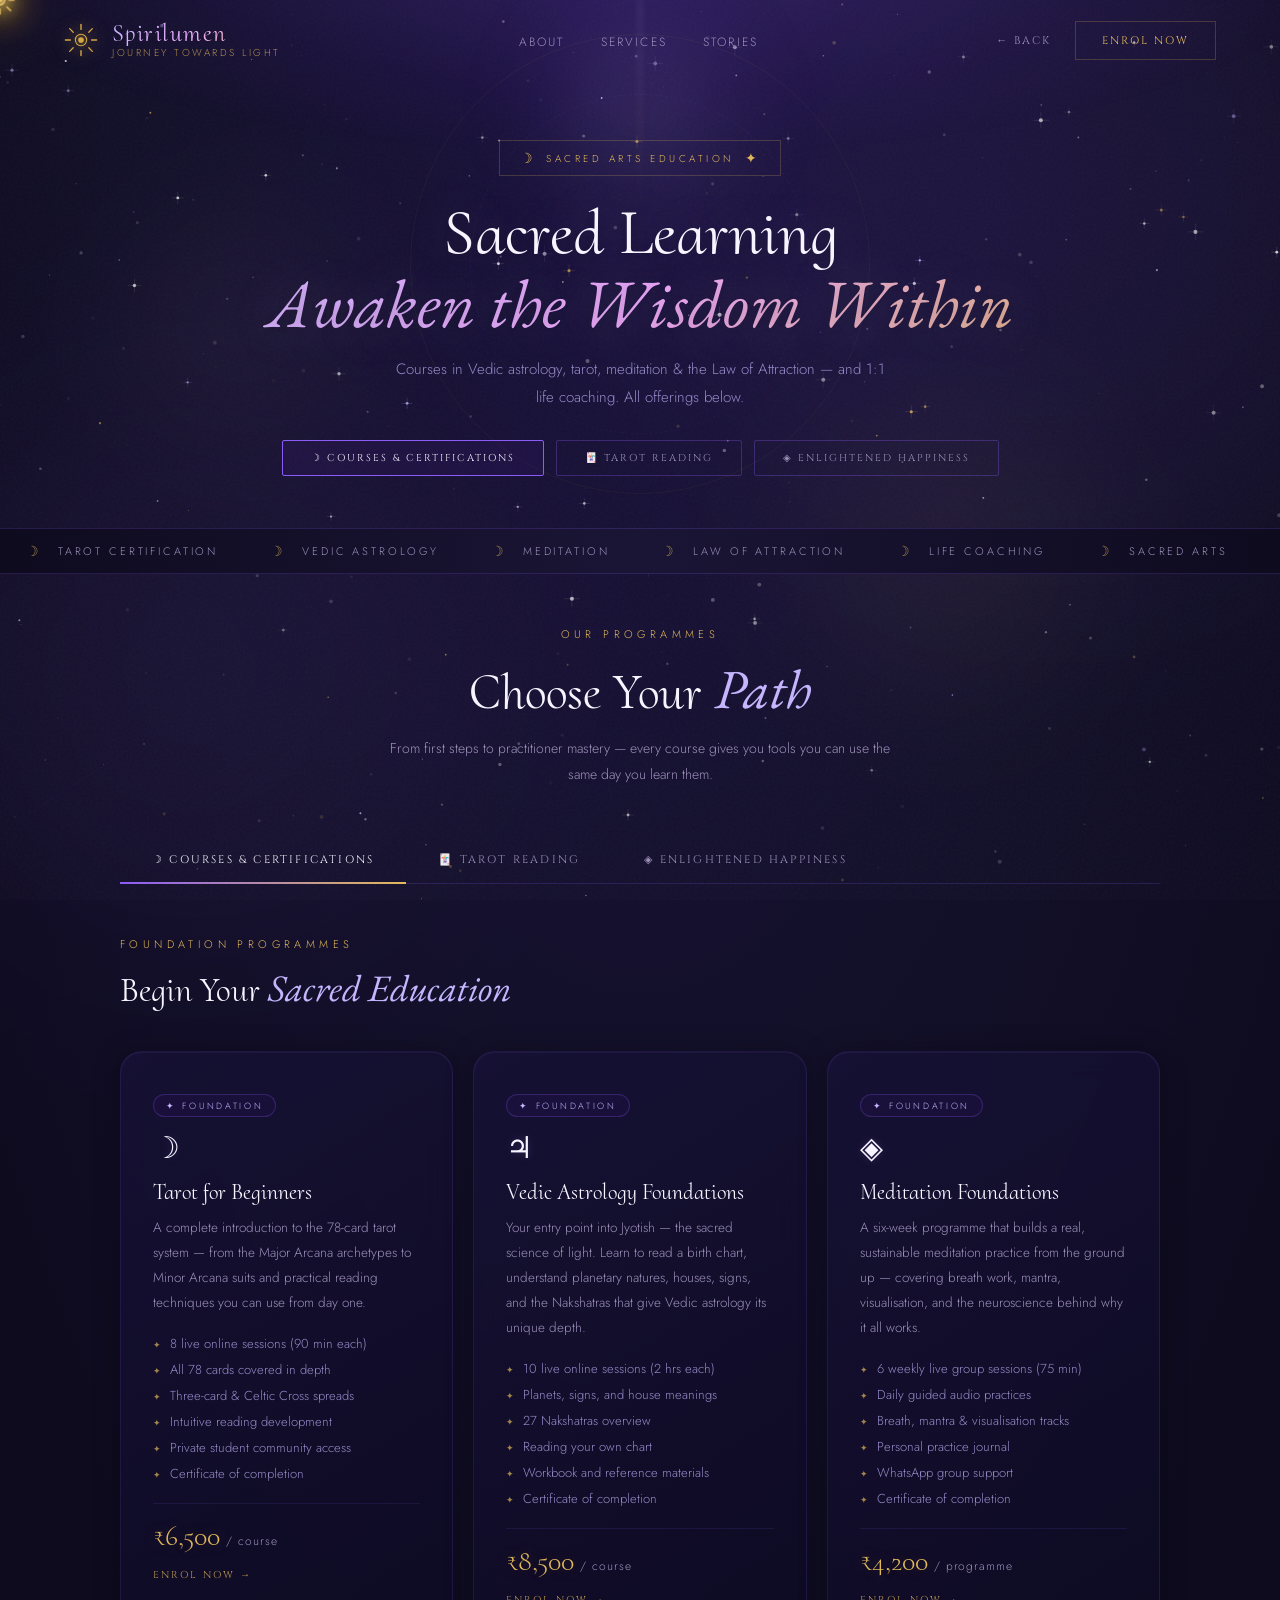
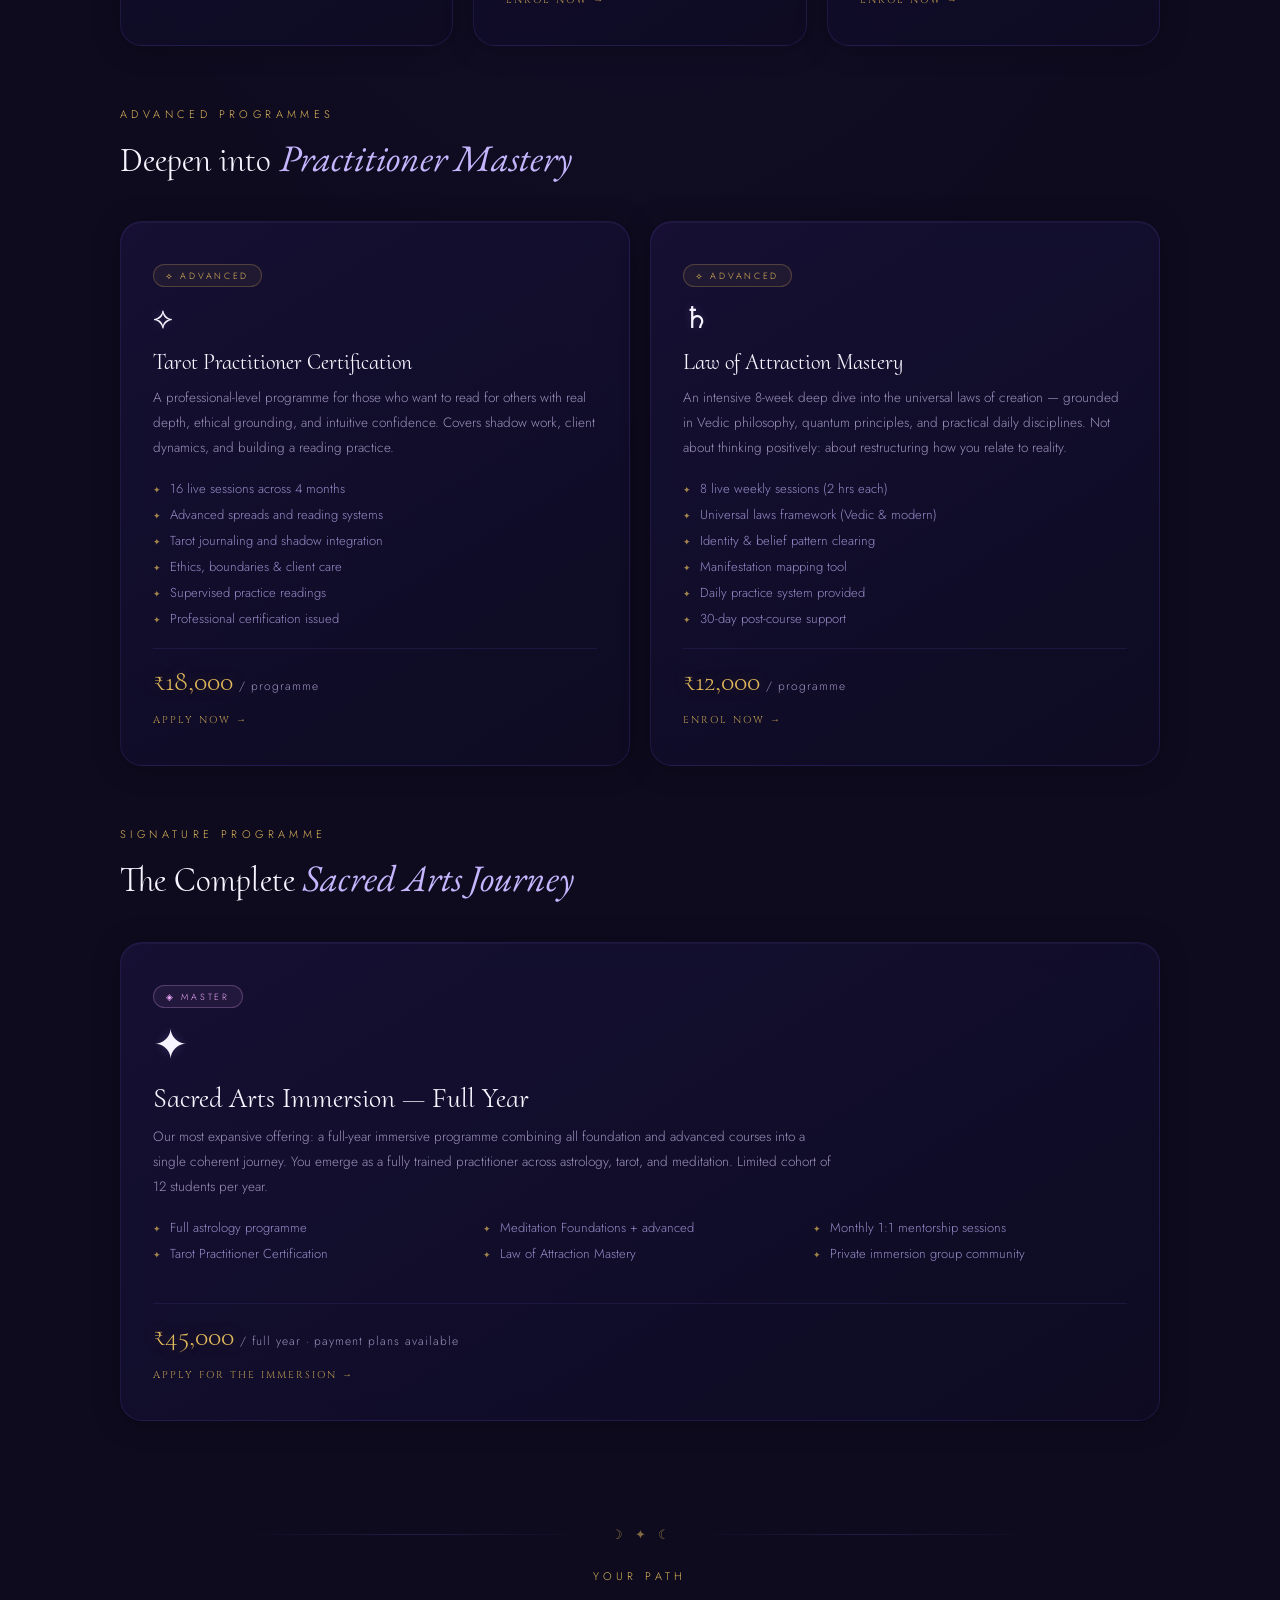
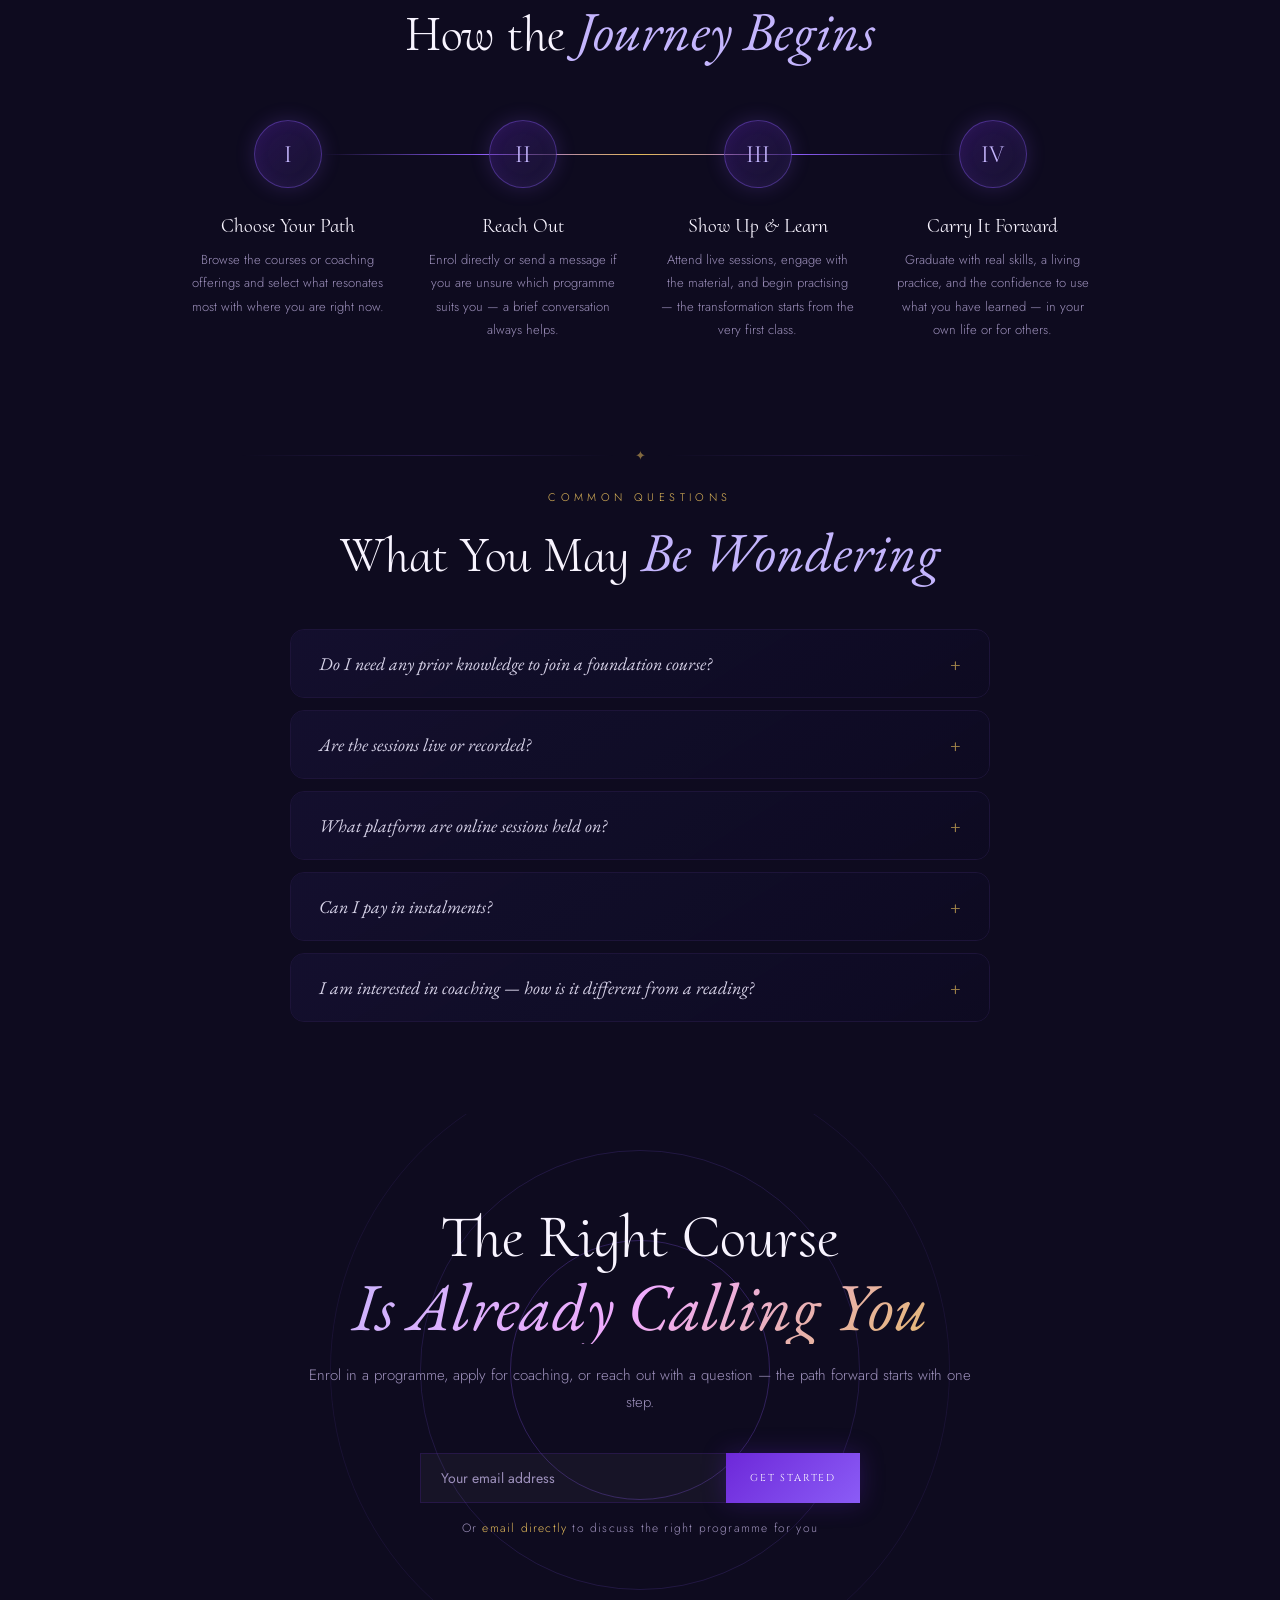
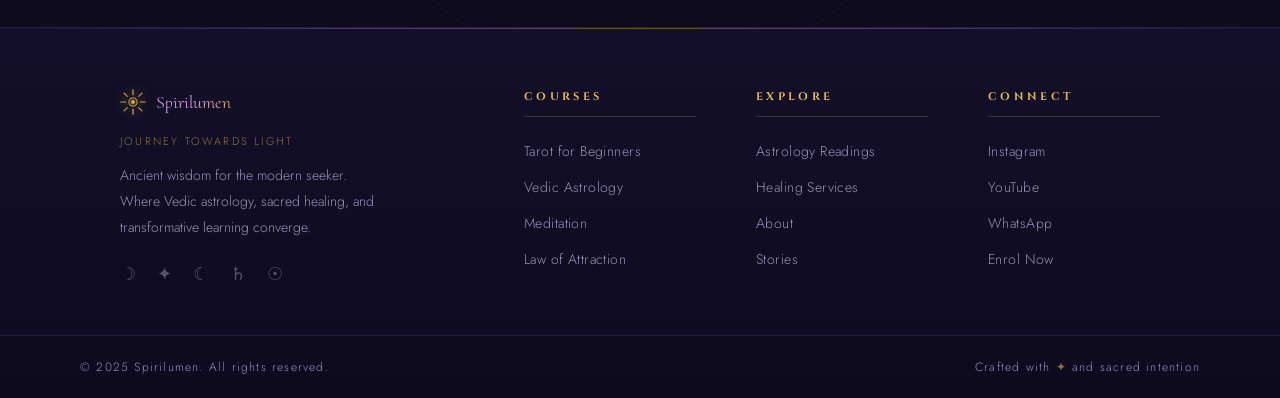
<file: learning.html>
<!DOCTYPE html>
<html lang="en">
<head>
  <meta charset="UTF-8">
  <meta name="viewport" content="width=device-width, initial-scale=1.0">
  <title>Sacred Learning — Spirilumen</title>
  <link rel="preconnect" href="https://fonts.googleapis.com">
  <link rel="preconnect" href="https://fonts.gstatic.com" crossorigin>
  <link href="https://fonts.googleapis.com/css2?family=Cinzel:wght@400;500;600&family=EB+Garamond:ital,wght@0,400;0,500;1,400;1,500&family=Cormorant+Upright:wght@300;400;500&family=Jost:wght@200;300;400&display=swap" rel="stylesheet">
  <link rel="stylesheet" href="styles.css">
  <link rel="stylesheet" href="animations.css">
<link rel="stylesheet" href="booking-modal.css">
  <style>
    .nav-back{font-family:'Cinzel',serif;font-size:11px;letter-spacing:.18em;text-transform:uppercase;color:var(--muted);text-decoration:none;display:flex;align-items:center;gap:8px;transition:color .3s;}
    .nav-back:hover{color:var(--gold);}
    .pg-hero{position:relative;z-index:10;padding:140px 40px 52px;text-align:center;overflow:hidden;background:radial-gradient(ellipse 70% 50% at 50% -10%,rgba(139,92,246,.18) 0%,rgba(109,40,217,.06) 55%,transparent 80%);}
    .pg-hero::before{content:'';position:absolute;top:-60px;left:50%;transform:translateX(-50%);width:2px;height:55%;background:linear-gradient(to bottom,rgba(196,181,253,0),rgba(196,181,253,.22) 25%,rgba(226,185,90,.10) 70%,transparent);filter:blur(3px);pointer-events:none;z-index:0;animation:lightShaft 6s ease-in-out infinite;}
    .pg-hero::after{content:'';position:absolute;top:-20px;left:50%;transform:translateX(-50%);width:260px;height:260px;border-radius:50%;background:radial-gradient(circle,rgba(196,181,253,.14) 0%,rgba(139,92,246,.04) 55%,transparent 80%);filter:blur(36px);pointer-events:none;z-index:0;animation:lightShaft 6s ease-in-out infinite;}
    .pg-hero-ring{position:absolute;top:50%;left:50%;width:min(460px,80vw);height:min(460px,80vw);border:1px solid rgba(212,168,67,.06);border-radius:50%;transform:translate(-50%,-50%);animation:ringRot 70s linear infinite;pointer-events:none;z-index:0;}
    .pg-hero-ring2{position:absolute;top:50%;left:50%;width:min(340px,62vw);height:min(340px,62vw);border:1px dashed rgba(139,92,246,.08);border-radius:50%;transform:translate(-50%,-50%);animation:ringRot 45s linear infinite reverse;pointer-events:none;z-index:0;}
    @keyframes ringRot{from{transform:translate(-50%,-50%) rotate(0deg);}to{transform:translate(-50%,-50%) rotate(360deg);}}
    .pg-hero-badge{display:inline-flex;align-items:center;gap:10px;border:1px solid var(--lng);padding:7px 20px;margin-bottom:22px;font-size:10px;letter-spacing:.35em;text-transform:uppercase;color:var(--gold);opacity:0;animation:riseUp 1s .1s forwards;position:relative;z-index:5;}
    @keyframes riseUp{from{opacity:0;transform:translateY(20px);}to{opacity:1;transform:translateY(0);}}
    .pg-hero-badge span{font-size:14px;}
    .pg-hero-h{font-family:'Cormorant Upright',serif;font-size:clamp(32px,5vw,64px);font-weight:400;color:var(--cream);line-height:1.08;text-shadow:0 0 50px rgba(196,181,253,.28),0 2px 16px rgba(0,0,0,.3);opacity:0;animation:riseUp 1s .25s forwards;position:relative;z-index:5;}
    .pg-hero-h em{display:block;font-style:italic;font-family:'EB Garamond',serif;font-size:1.06em;background:linear-gradient(135deg,var(--p3),var(--rose),var(--gold));-webkit-background-clip:text;-webkit-text-fill-color:transparent;background-clip:text;}
    .pg-hero-sub{max-width:500px;margin:16px auto 0;font-size:15px;line-height:1.85;color:rgba(196,181,253,.72);opacity:0;animation:riseUp 1s .4s forwards;position:relative;z-index:5;}
    .pg-hero-tabs{display:flex;gap:12px;justify-content:center;margin-top:28px;opacity:0;animation:riseUp 1s .55s forwards;position:relative;z-index:5;}
    .pg-tab-pill{font-family:'Cinzel',serif;font-size:10px;letter-spacing:.2em;text-transform:uppercase;text-decoration:none;padding:10px 28px;border:1px solid rgba(139,92,246,.3);color:var(--muted);transition:all .35s;border-radius:2px;}
    .pg-tab-pill:hover,.pg-tab-pill.active{color:var(--cream);border-color:var(--p2);background:rgba(91,33,182,.1);}
    .learning-strip{position:relative;z-index:10;border-top:1px solid var(--line);border-bottom:1px solid var(--line);padding:12px 0;overflow:hidden;background:linear-gradient(to right,var(--ink),var(--panel),var(--ink));}
    .ls-track{display:flex;width:max-content;animation:marqueeScroll 32s linear infinite;}
    .ls-item{display:flex;align-items:center;gap:16px;padding:0 26px;font-size:11px;letter-spacing:.26em;text-transform:uppercase;color:var(--muted);white-space:nowrap;}
    .ls-sym{font-size:14px;color:var(--gold);opacity:.7;}
    .sw{position:relative;z-index:10;}
    .sl{font-size:11px;letter-spacing:.4em;text-transform:uppercase;color:var(--gold);display:block;margin-bottom:14px;}
    .sh{font-family:'Cormorant Upright',serif;font-size:clamp(26px,4vw,50px);font-weight:400;line-height:1.2;color:var(--cream);}
    .sh em{font-style:italic;color:var(--p3);font-family:'EB Garamond',serif;font-size:1.1em;}
    .rev{opacity:0;transform:translateY(28px);transition:opacity .85s ease,transform .85s ease;}
    .rev.vi{opacity:1;transform:none;}
    .d1{transition-delay:.1s;}.d2{transition-delay:.2s;}.d3{transition-delay:.3s;}.d4{transition-delay:.4s;}
    .s-div{position:relative;z-index:10;display:flex;align-items:center;gap:20px;max-width:960px;margin:0 auto;padding:24px 80px;}
    .s-div-l{flex:1;height:1px;background:linear-gradient(to right,transparent,var(--line),transparent);}
    .s-div-c{display:flex;align-items:center;gap:12px;}
    .s-div-c span{color:var(--gold);font-size:13px;opacity:.55;animation:dividerTwinkle 3s ease-in-out infinite;}
    .pkgs-w{max-width:1200px;margin:0 auto;padding:0 80px 80px;}
    .pkgs-hdr{text-align:center;padding:52px 0 48px;}
    .tab-nav{display:flex;border-bottom:1px solid var(--line);margin-bottom:52px;}
    .tab-btn{font-family:'Cinzel',serif;font-size:11px;letter-spacing:.2em;text-transform:uppercase;color:var(--muted);background:none;border:none;padding:16px 32px;cursor:none;position:relative;transition:color .3s;}
    .tab-btn::after{content:'';position:absolute;bottom:-1px;left:0;right:0;height:2px;background:linear-gradient(to right,var(--p2),var(--gold));transform:scaleX(0);transition:transform .4s cubic-bezier(.25,.46,.45,.94);}
    .tab-btn.active{color:var(--cream);}.tab-btn.active::after{transform:scaleX(1);}.tab-btn:hover{color:rgba(248,244,255,.7);}
    .tab-panel{display:none;}.tab-panel.active{display:block;}
    .svc-grid{display:grid;grid-template-columns:repeat(3,1fr);gap:20px;}
    .svc-grid-2{display:grid;grid-template-columns:repeat(2,1fr);gap:20px;margin-top:20px;}
    .svc-grid-wide{display:grid;grid-template-columns:repeat(2,1fr);gap:20px;}
    .tab-section-hdr{margin-bottom:40px;}.tab-section-sep{margin-top:60px;margin-bottom:40px;}
    .sc{background:linear-gradient(148deg,rgba(22,17,52,.92) 0%,rgba(14,11,35,.95) 100%);border:1px solid rgba(139,92,246,.14);border-radius:22px;padding:40px 32px 36px;position:relative;overflow:hidden;cursor:none;backdrop-filter:blur(14px);box-shadow:0 2px 28px rgba(0,0,0,.3),inset 0 1px 0 rgba(196,181,253,.05);transition:transform .4s cubic-bezier(.25,.46,.45,.94),box-shadow .4s,border-color .4s;}
    .sc:hover{transform:translateY(-7px);border-color:rgba(139,92,246,.3);box-shadow:0 18px 52px rgba(0,0,0,.38),0 0 28px rgba(91,33,182,.08),inset 0 1px 0 rgba(196,181,253,.08);}
    .sc::before{content:'';position:absolute;width:240px;height:240px;border-radius:50%;background:radial-gradient(circle,rgba(91,33,182,.12),transparent 68%);top:var(--my,-60px);left:var(--mx,-60px);transform:translate(-50%,-50%);opacity:.7;transition:opacity .4s;pointer-events:none;z-index:0;}
    .sc:hover::before{opacity:1;}
    .sc::after{content:'';position:absolute;top:0;left:12%;right:12%;height:1px;border-radius:1px;background:linear-gradient(to right,transparent,rgba(196,181,253,.45),rgba(226,185,90,.35),rgba(196,181,253,.45),transparent);opacity:0;transform:scaleX(0);transform-origin:center;transition:transform .55s cubic-bezier(.25,.46,.45,.94),opacity .4s;z-index:0;}
    .sc:hover::after{opacity:1;transform:scaleX(1);}
    .sc > *{position:relative;z-index:2;}
    .sc-level{display:inline-flex;align-items:center;gap:6px;font-size:9px;letter-spacing:.3em;text-transform:uppercase;padding:4px 12px;border-radius:40px;margin-bottom:16px;}
    .sc-level.basic{color:var(--p3);border:1px solid rgba(139,92,246,.25);background:rgba(91,33,182,.08);}
    .sc-level.advanced{color:var(--gold);border:1px solid rgba(226,185,90,.25);background:rgba(226,185,90,.06);}
    .sc-level.master{color:var(--rose);border:1px solid rgba(240,171,252,.25);background:rgba(240,171,252,.06);}
    .sc-ic{font-size:30px;margin-bottom:16px;display:block;line-height:1;transition:transform .5s cubic-bezier(.34,1.56,.64,1),filter .5s;filter:drop-shadow(0 0 5px rgba(167,139,250,.2));}
    .sc:hover .sc-ic{transform:scale(1.15) rotate(-5deg);filter:drop-shadow(0 0 14px rgba(167,139,250,.65));}
    .sc-name{font-family:'Cormorant Upright',serif;font-size:22px;font-weight:400;line-height:1.2;margin-bottom:10px;}
    .sc-desc{font-size:13.5px;line-height:1.85;color:var(--muted);margin-bottom:18px;}
    .sc-includes{list-style:none;display:flex;flex-direction:column;gap:7px;margin-bottom:20px;}
    .sc-includes li{display:flex;align-items:flex-start;gap:9px;font-size:13px;color:rgba(196,181,253,.75);}
    .sc-includes li::before{content:'✦';color:var(--gold);font-size:9px;margin-top:4px;flex-shrink:0;opacity:.7;}
    .sc-price{display:flex;align-items:baseline;gap:6px;border-top:1px solid rgba(139,92,246,.12);padding-top:18px;margin-top:18px;}
    .sc-price-val{font-family:'Cormorant Upright',serif;font-size:28px;color:var(--gold);line-height:1;text-shadow:0 0 16px rgba(212,168,67,.25);}
    .sc-price-dur{font-size:12px;letter-spacing:.08em;color:var(--muted);}
    .sc-lnk{display:inline-flex;align-items:center;gap:8px;margin-top:18px;font-family:'Cinzel',serif;font-size:10px;letter-spacing:.2em;text-transform:uppercase;color:var(--gold);text-decoration:none;opacity:.8;transition:gap .35s,opacity .3s,text-shadow .35s;}
    .sc-lnk:hover{gap:13px;opacity:1;text-shadow:0 0 10px rgba(212,168,67,.5);}
    .proc-w{max-width:1100px;margin:0 auto;padding:0 80px 80px;}
    .proc-hdr{text-align:center;margin-bottom:52px;}
    .proc-steps{display:grid;grid-template-columns:repeat(4,1fr);position:relative;gap:0;}
    .proc-steps::before{content:'';position:absolute;top:34px;left:calc(12.5% + 34px);right:calc(12.5% + 34px);height:1px;background:linear-gradient(to right,transparent,var(--p2),var(--gold),var(--p2),transparent);z-index:0;}
    .ps{padding:0 20px;position:relative;z-index:1;text-align:center;}
    .ps-num{width:68px;height:68px;border-radius:50%;border:1px solid rgba(139,92,246,.4);background:linear-gradient(135deg,rgba(109,40,217,.25),rgba(26,21,53,.8));display:flex;align-items:center;justify-content:center;font-family:'Cormorant Upright',serif;font-size:24px;font-weight:400;color:var(--p3);margin:0 auto 26px;transition:all .5s;box-shadow:0 0 20px rgba(139,92,246,.2),inset 0 0 15px rgba(139,92,246,.08);}
    .ps:hover .ps-num{background:rgba(91,33,182,.18);border-color:var(--p2);color:var(--cream);box-shadow:0 0 30px rgba(91,33,182,.4),inset 0 0 20px rgba(91,33,182,.15);}
    .ps-t{font-family:'Cormorant Upright',serif;font-size:20px;font-weight:400;margin-bottom:10px;}
    .ps-d{font-size:13px;line-height:1.8;color:var(--muted);}
    .faq-w{max-width:860px;margin:0 auto;padding:0 80px 80px;}
    .faq-hdr{text-align:center;margin-bottom:44px;}
    .faq-item{border:1px solid rgba(139,92,246,.12);border-radius:14px;margin-bottom:12px;overflow:hidden;transition:border-color .3s;}
    .faq-item:hover{border-color:rgba(139,92,246,.25);}
    .faq-q{display:flex;align-items:center;justify-content:space-between;padding:22px 28px;cursor:none;font-family:'EB Garamond',serif;font-size:18px;font-style:italic;color:rgba(237,233,254,.9);background:linear-gradient(148deg,rgba(22,17,52,.7),rgba(14,11,35,.75));transition:background .3s;}
    .faq-q:hover{background:linear-gradient(148deg,rgba(22,17,52,.9),rgba(14,11,35,.95));}
    .faq-icon{font-size:18px;color:var(--gold);opacity:.7;transition:transform .4s,opacity .3s;flex-shrink:0;margin-left:16px;}
    .faq-item.open .faq-icon{transform:rotate(45deg);opacity:1;}
    .faq-a{max-height:0;overflow:hidden;transition:max-height .45s cubic-bezier(.25,.46,.45,.94),padding .35s;font-size:14px;line-height:1.85;color:var(--muted);background:rgba(14,11,35,.6);padding:0 28px;}
    .faq-item.open .faq-a{max-height:220px;padding:20px 28px 24px;}
    .cta-band{position:relative;z-index:10;padding:90px 80px;text-align:center;overflow:hidden;}
    .cta-band-rings{position:absolute;top:50%;left:50%;transform:translate(-50%,-50%);pointer-events:none;z-index:0;}
    .cr{position:absolute;border-radius:50%;border:1px solid;transform:translate(-50%,-50%);animation:ctaRingPulse var(--cd,3.5s) ease-out infinite;}
    .cr1{width:260px;height:260px;border-color:rgba(139,92,246,.28);--cd:3.5s;}
    .cr2{width:440px;height:440px;border-color:rgba(139,92,246,.16);--cd:3.5s;animation-delay:.6s;}
    .cr3{width:620px;height:620px;border-color:rgba(139,92,246,.09);--cd:3.5s;animation-delay:1.2s;}
    .cta-in{position:relative;z-index:1;max-width:680px;margin:0 auto;}
    .cta-h{font-family:'Cormorant Upright',serif;font-size:clamp(28px,5vw,60px);font-weight:400;line-height:1.1;margin-bottom:18px;}
    .cta-h em{display:block;font-style:italic;font-family:'EB Garamond',serif;background:linear-gradient(135deg,var(--p3),var(--rose),var(--gold));-webkit-background-clip:text;-webkit-text-fill-color:transparent;background-clip:text;font-size:1.12em;}
    .cta-sub{font-size:15px;line-height:1.85;color:var(--muted);margin-bottom:36px;}
    .cta-form{display:flex;max-width:440px;margin:0 auto;}
    .cta-inp{flex:1;background:rgba(255,255,255,.04);border:1px solid rgba(91,33,182,.22);border-right:none;padding:14px 20px;color:var(--cream);font-family:'Jost',sans-serif;font-size:14px;outline:none;transition:border-color .3s,background .3s;}
    .cta-inp:focus{border-color:var(--p2);background:rgba(91,33,182,.05);}
    .cta-inp::placeholder{color:var(--muted);}
    .cta-btn{font-family:'Cinzel',serif;font-size:10px;letter-spacing:.18em;text-transform:uppercase;background:linear-gradient(135deg,var(--p1),var(--p2));color:white;border:none;padding:14px 24px;cursor:none;transition:all .35s;white-space:nowrap;box-shadow:0 0 24px rgba(91,33,182,.32);}
    .cta-btn:hover{background:linear-gradient(135deg,var(--p2),var(--rose));box-shadow:0 0 44px rgba(124,58,237,.48);}
    .cta-note{font-size:12px;letter-spacing:.1em;color:var(--muted);margin-top:16px;}
    .cta-note a{color:var(--gold);text-decoration:none;}
    @media(max-width:1024px){
      .pkgs-w,.proc-w,.faq-w,.cta-band{padding-left:28px;padding-right:28px;}
      .svc-grid,.svc-grid-2,.svc-grid-wide{grid-template-columns:1fr;}
      .proc-steps{grid-template-columns:1fr 1fr;gap:32px;}
      .proc-steps::before{display:none;}
      .s-div{padding:20px 28px;}
      .cta-form{flex-direction:column;}
      .cta-inp{border-right:1px solid rgba(91,33,182,.22);border-bottom:none;}
      .cta-btn{width:100%;}
    }
    @media(max-width:580px){
      .pg-hero{padding:120px 24px 40px;}
      .pg-hero-tabs{flex-direction:column;align-items:center;}
      .proc-steps{grid-template-columns:1fr;}
      .tab-nav{overflow-x:auto;}
      .tab-btn{padding:14px 18px;font-size:10px;}
    }
  </style>
</head>
<body>

<div id="cur-sun">
  <svg viewBox="0 0 48 48" fill="none" xmlns="http://www.w3.org/2000/svg">
    <line x1="24" y1="2" x2="24" y2="10" stroke="#f0c86a" stroke-width="2.2" stroke-linecap="round"/>
    <line x1="24" y1="38" x2="24" y2="46" stroke="#f0c86a" stroke-width="2.2" stroke-linecap="round"/>
    <line x1="2" y1="24" x2="10" y2="24" stroke="#f0c86a" stroke-width="2.2" stroke-linecap="round"/>
    <line x1="38" y1="24" x2="46" y2="24" stroke="#f0c86a" stroke-width="2.2" stroke-linecap="round"/>
    <line x1="7.5" y1="7.5" x2="13.2" y2="13.2" stroke="#f0c86a" stroke-width="2" stroke-linecap="round"/>
    <line x1="34.8" y1="34.8" x2="40.5" y2="40.5" stroke="#f0c86a" stroke-width="2" stroke-linecap="round"/>
    <line x1="40.5" y1="7.5" x2="34.8" y2="13.2" stroke="#f0c86a" stroke-width="2" stroke-linecap="round"/>
    <line x1="13.2" y1="34.8" x2="7.5" y2="40.5" stroke="#f0c86a" stroke-width="2" stroke-linecap="round"/>
    <circle cx="24" cy="24" r="7" stroke="#f0c86a" stroke-width="1.5" fill="rgba(240,200,106,0.12)"/>
    <circle cx="24" cy="24" r="3.5" fill="#f0c86a"/>
  </svg>
</div>
<div id="cur-trail">☽</div>
<canvas id="trailC"></canvas>
<canvas id="spaceC"></canvas>
<div class="nbl n1"></div><div class="nbl n2"></div><div class="nbl n3"></div><div class="nbl n4"></div>
<div class="grain"></div>

<nav id="mainNav">
  <div class="logo-group">
    <svg class="logo-sun-svg" viewBox="0 0 48 48" fill="none" xmlns="http://www.w3.org/2000/svg">
      <line x1="24" y1="2" x2="24" y2="9" stroke="#d4a843" stroke-width="2" stroke-linecap="round"/>
      <line x1="24" y1="39" x2="24" y2="46" stroke="#d4a843" stroke-width="2" stroke-linecap="round"/>
      <line x1="2" y1="24" x2="9" y2="24" stroke="#d4a843" stroke-width="2" stroke-linecap="round"/>
      <line x1="39" y1="24" x2="46" y2="24" stroke="#d4a843" stroke-width="2" stroke-linecap="round"/>
      <line x1="8" y1="8" x2="13" y2="13" stroke="#d4a843" stroke-width="1.8" stroke-linecap="round"/>
      <line x1="35" y1="35" x2="40" y2="40" stroke="#d4a843" stroke-width="1.8" stroke-linecap="round"/>
      <line x1="40" y1="8" x2="35" y2="13" stroke="#d4a843" stroke-width="1.8" stroke-linecap="round"/>
      <line x1="13" y1="35" x2="8" y2="40" stroke="#d4a843" stroke-width="1.8" stroke-linecap="round"/>
      <circle cx="24" cy="24" r="8" stroke="#d4a843" stroke-width="1.5" fill="rgba(212,168,67,0.1)"/>
      <circle cx="24" cy="24" r="4" fill="#d4a843"/>
    </svg>
    <div class="logo-text-wrap">
      <span class="logo-name">Spirilumen</span>
      <span class="logo-tag">Journey towards light</span>
    </div>
  </div>
  <ul class="nav-links">
    <li><a href="index.html#about">About</a></li>
    <li><a href="index.html#services">Services</a></li>
    <li><a href="index.html#stories">Stories</a></li>
  </ul>
  <div style="display:flex;align-items:center;gap:24px;">
    <a href="index.html" class="nav-back">← Back</a>
    <a href="#book" class="nav-book">Enrol Now</a>
  </div>
</nav>

<!-- ══ COMPACT HERO ══ -->
<section class="pg-hero sw">
  <div class="pg-hero-ring"></div>
  <div class="pg-hero-ring2"></div>
  <div class="pg-hero-badge"><span>☽</span> Sacred Arts Education <span>✦</span></div>
  <h1 class="pg-hero-h">Sacred Learning<em>Awaken the Wisdom Within</em></h1>
  <p class="pg-hero-sub">Courses in Vedic astrology, tarot, meditation &amp; the Law of Attraction — and 1:1 life coaching. All offerings below.</p>
  <div class="pg-hero-tabs">
    <a href="#packages" class="pg-tab-pill active" id="pill-courses">☽ Courses &amp; Certifications</a>
    <a href="#packages" class="pg-tab-pill" id="pill-tarot-reading">🃏 Tarot Reading</a>
    <a href="#packages" class="pg-tab-pill" id="pill-enlightened-happiness">◈ Enlightened Happiness</a>
  </div>
</section>

<!-- ══ MARQUEE ══ -->
<div class="learning-strip">
  <div class="ls-track" id="lsT"></div>
</div>

<!-- ══ PACKAGES ══ -->
<div class="sw" id="packages">
  <div class="pkgs-w">
    <div class="pkgs-hdr">
      <span class="sl rev">Our Programmes</span>
      <h2 class="sh rev">Choose Your <em>Path</em></h2>
      <p class="rev d1" style="max-width:520px;margin:14px auto 0;font-size:14px;line-height:1.85;color:var(--muted);">From first steps to practitioner mastery — every course gives you tools you can use the same day you learn them.</p>
    </div>

    <div class="tab-nav">
      <button class="tab-btn active" data-tab="courses">☽ Courses &amp; Certifications</button>
      <button class="tab-btn" data-tab="tarot-reading">🃏 Tarot Reading</button>
      <button class="tab-btn" data-tab="enlightened-happiness">◈ Enlightened Happiness</button>
    </div>

    <!-- ══ COURSES TAB ══ -->
    <div class="tab-panel active" id="tab-courses">
      <div class="tab-section-hdr">
        <span class="sl rev">Foundation Programmes</span>
        <h3 class="sh rev" style="font-size:clamp(20px,2.8vw,34px);">Begin Your <em>Sacred Education</em></h3>
      </div>
      <div class="svc-grid">
        <div class="sc rev" data-service-id="learning-tarot-for-beginners" data-base-price="6500">
          <span class="sc-level basic">✦ Foundation</span>
          <span class="sc-ic">☽</span>
          <h4 class="sc-name">Tarot for Beginners</h4>
          <p class="sc-desc">A complete introduction to the 78-card tarot system — from the Major Arcana archetypes to Minor Arcana suits and practical reading techniques you can use from day one.</p>
          <ul class="sc-includes">
            <li>8 live online sessions (90 min each)</li>
            <li>All 78 cards covered in depth</li>
            <li>Three-card &amp; Celtic Cross spreads</li>
            <li>Intuitive reading development</li>
            <li>Private student community access</li>
            <li>Certificate of completion</li>
          </ul>
          <div class="sc-price"><span class="sc-price-val">₹6,500</span><span class="sc-price-dur">/ course</span></div>
          <a href="#book" class="sc-lnk">Enrol Now →</a>
        </div>
        <div class="sc rev d1" data-service-id="learning-vedic-astrology-foundations" data-base-price="8500">
          <span class="sc-level basic">✦ Foundation</span>
          <span class="sc-ic">♃</span>
          <h4 class="sc-name">Vedic Astrology Foundations</h4>
          <p class="sc-desc">Your entry point into Jyotish — the sacred science of light. Learn to read a birth chart, understand planetary natures, houses, signs, and the Nakshatras that give Vedic astrology its unique depth.</p>
          <ul class="sc-includes">
            <li>10 live online sessions (2 hrs each)</li>
            <li>Planets, signs, and house meanings</li>
            <li>27 Nakshatras overview</li>
            <li>Reading your own chart</li>
            <li>Workbook and reference materials</li>
            <li>Certificate of completion</li>
          </ul>
          <div class="sc-price"><span class="sc-price-val">₹8,500</span><span class="sc-price-dur">/ course</span></div>
          <a href="#book" class="sc-lnk">Enrol Now →</a>
        </div>
        <div class="sc rev d2" data-service-id="learning-meditation-foundations" data-base-price="4200">
          <span class="sc-level basic">✦ Foundation</span>
          <span class="sc-ic">◈</span>
          <h4 class="sc-name">Meditation Foundations</h4>
          <p class="sc-desc">A six-week programme that builds a real, sustainable meditation practice from the ground up — covering breath work, mantra, visualisation, and the neuroscience behind why it all works.</p>
          <ul class="sc-includes">
            <li>6 weekly live group sessions (75 min)</li>
            <li>Daily guided audio practices</li>
            <li>Breath, mantra &amp; visualisation tracks</li>
            <li>Personal practice journal</li>
            <li>WhatsApp group support</li>
            <li>Certificate of completion</li>
          </ul>
          <div class="sc-price"><span class="sc-price-val">₹4,200</span><span class="sc-price-dur">/ programme</span></div>
          <a href="#book" class="sc-lnk">Enrol Now →</a>
        </div>
      </div>

      <div class="tab-section-sep">
        <span class="sl rev">Advanced Programmes</span>
        <h3 class="sh rev" style="font-size:clamp(20px,2.8vw,34px);">Deepen into <em>Practitioner Mastery</em></h3>
      </div>
      <div class="svc-grid-2">
        <div class="sc rev" data-service-id="learning-tarot-practitioner-certification" data-base-price="18000">
          <span class="sc-level advanced">⟡ Advanced</span>
          <span class="sc-ic">⟡</span>
          <h4 class="sc-name">Tarot Practitioner Certification</h4>
          <p class="sc-desc">A professional-level programme for those who want to read for others with real depth, ethical grounding, and intuitive confidence. Covers shadow work, client dynamics, and building a reading practice.</p>
          <ul class="sc-includes">
            <li>16 live sessions across 4 months</li>
            <li>Advanced spreads and reading systems</li>
            <li>Tarot journaling and shadow integration</li>
            <li>Ethics, boundaries &amp; client care</li>
            <li>Supervised practice readings</li>
            <li>Professional certification issued</li>
          </ul>
          <div class="sc-price"><span class="sc-price-val">₹18,000</span><span class="sc-price-dur">/ programme</span></div>
          <a href="#book" class="sc-lnk">Apply Now →</a>
        </div>
        <div class="sc rev d1" data-service-id="learning-law-of-attraction-mastery" data-base-price="12000">
          <span class="sc-level advanced">⟡ Advanced</span>
          <span class="sc-ic">♄</span>
          <h4 class="sc-name">Law of Attraction Mastery</h4>
          <p class="sc-desc">An intensive 8-week deep dive into the universal laws of creation — grounded in Vedic philosophy, quantum principles, and practical daily disciplines. Not about thinking positively: about restructuring how you relate to reality.</p>
          <ul class="sc-includes">
            <li>8 live weekly sessions (2 hrs each)</li>
            <li>Universal laws framework (Vedic &amp; modern)</li>
            <li>Identity &amp; belief pattern clearing</li>
            <li>Manifestation mapping tool</li>
            <li>Daily practice system provided</li>
            <li>30-day post-course support</li>
          </ul>
          <div class="sc-price"><span class="sc-price-val">₹12,000</span><span class="sc-price-dur">/ programme</span></div>
          <a href="#book" class="sc-lnk">Enrol Now →</a>
        </div>
      </div>

      <div class="tab-section-sep">
        <span class="sl rev">Signature Programme</span>
        <h3 class="sh rev" style="font-size:clamp(20px,2.8vw,34px);">The Complete <em>Sacred Arts Journey</em></h3>
      </div>
      <div class="svc-grid-wide">
        <div class="sc rev" data-service-id="learning-sacred-arts-immersion-full-year" data-base-price="45000" style="grid-column:1/-1;">
          <span class="sc-level master">◈ Master</span>
          <span class="sc-ic" style="font-size:42px;">✦</span>
          <h4 class="sc-name" style="font-size:28px;">Sacred Arts Immersion — Full Year</h4>
          <p class="sc-desc" style="max-width:680px;">Our most expansive offering: a full-year immersive programme combining all foundation and advanced courses into a single coherent journey. You emerge as a fully trained practitioner across astrology, tarot, and meditation. Limited cohort of 12 students per year.</p>
          <div style="display:grid;grid-template-columns:repeat(3,1fr);gap:16px;margin-bottom:20px;">
            <ul class="sc-includes"><li>Full astrology programme</li><li>Tarot Practitioner Certification</li></ul>
            <ul class="sc-includes"><li>Meditation Foundations + advanced</li><li>Law of Attraction Mastery</li></ul>
            <ul class="sc-includes"><li>Monthly 1:1 mentorship sessions</li><li>Private immersion group community</li></ul>
          </div>
          <div class="sc-price"><span class="sc-price-val">₹45,000</span><span class="sc-price-dur">/ full year · payment plans available</span></div>
          <a href="#book" class="sc-lnk">Apply for the Immersion →</a>
        </div>
      </div>
    </div><!-- /courses -->

    <!-- ══ TAROT READING TAB ══ -->
    <div class="tab-panel" id="tab-tarot-reading">
      <div class="tab-section-hdr" id="tarot-reading">
        <span class="sl rev">Tarot Sessions</span>
        <h3 class="sh rev" style="font-size:clamp(20px,2.8vw,34px);">Uncover the Story <em>the Cards Hold</em></h3>
      </div>
      <div class="svc-grid">
        <div class="sc rev" data-service-id="learning-tarot-awaken" data-base-price="750">
          <span class="sc-level basic">✦ Foundation</span>
          <span class="sc-ic">🃏</span>
          <h4 class="sc-name">Awaken</h4>
          <p class="sc-desc">A focused Tarot session designed to bring clarity to your most pressing question. Whether you seek guidance on love, career, or a current challenge, this reading offers intuitive insight and gentle direction, helping you reconnect with your inner wisdom and take your next step with confidence.</p>
          <ul class="sc-includes">
            <li>One focused question or life area</li>
            <li>Current energies &amp; underlying influences</li>
            <li>Challenges, opportunities &amp; hidden insights</li>
            <li>Clear guidance for your next steps</li>
            <li>20-minute live or recorded session</li>
          </ul>
          <div class="sc-price"><span class="sc-price-val">₹750</span><span class="sc-price-dur">/ session</span></div>
          <a href="#book" class="sc-lnk">Book Now →</a>
        </div>

        <div class="sc rev d1" data-service-id="learning-tarot-align" data-base-price="1200">
          <span class="sc-level basic">✦ Foundation</span>
          <span class="sc-ic">🃏</span>
          <h4 class="sc-name">Align</h4>
          <p class="sc-desc">A deeper exploration of your life's journey, uncovering the energies, patterns, and opportunities shaping your path. This session provides space to examine multiple areas of your life, offering meaningful guidance that helps you align your decisions with your authentic purpose and highest good.</p>
          <ul class="sc-includes">
            <li>Up to three focused questions or life areas</li>
            <li>Recurring patterns &amp; energetic influences</li>
            <li>Opportunities, obstacles &amp; practical insights</li>
            <li>Personalized guidance for alignment and growth</li>
            <li>40-minute live or recorded session</li>
          </ul>
          <div class="sc-price"><span class="sc-price-val">₹1,200</span><span class="sc-price-dur">/ session</span></div>
          <a href="#book" class="sc-lnk">Book Now →</a>
        </div>

        <div class="sc rev d2" data-service-id="learning-tarot-ascend" data-base-price="1500">
          <span class="sc-level basic">✦ Foundation</span>
          <span class="sc-ic">🃏</span>
          <h4 class="sc-name">Ascend</h4>
          <p class="sc-desc">An immersive Tarot experience for profound self-discovery and spiritual growth. Together, we explore your soul's journey, life purpose, relationships, challenges, and future possibilities. This extended session offers comprehensive guidance, empowering you with clarity, healing, and a renewed sense of direction.</p>
          <ul class="sc-includes">
            <li>Multiple life areas or comprehensive Tarot reading</li>
            <li>Soul themes &amp; recurring life patterns</li>
            <li>Present challenges &amp; future possibilities</li>
            <li>Empowering guidance for your path ahead</li>
            <li>60-minute live or recorded session</li>
          </ul>
          <div class="sc-price"><span class="sc-price-val">₹1,500</span><span class="sc-price-dur">/ session</span></div>
          <a href="#book" class="sc-lnk">Book Now →</a>
        </div>
      </div>
    </div><!-- /tarot-reading -->

    <!-- ══ ENLIGHTENED HAPPINESS TAB ══ -->
    <div class="tab-panel" id="tab-enlightened-happiness">
      <div class="tab-section-hdr" id="enlightened-happiness">
        <span class="sl rev">1:1 Guidance</span>
        <h3 class="sh rev" style="font-size:clamp(20px,2.8vw,34px);">Life Coaching &amp; <em>Conscious Mentorship</em></h3>
      </div>
      <div class="svc-grid">
        <div class="sc rev" data-service-id="learning-single-clarity-session" data-base-price="3500">
          <span class="sc-level basic">✦ Foundation</span>
          <span class="sc-ic">☉</span>
          <h4 class="sc-name">Single Clarity Session</h4>
          <p class="sc-desc">A focused 90-minute 1:1 session to cut through confusion and get clear on one specific area of your life — career, relationships, purpose, or a decision you have been circling. Combines coaching with astrological insight.</p>
          <ul class="sc-includes">
            <li>Pre-session written questionnaire</li>
            <li>90-min deep-dive conversation</li>
            <li>Astrological timing context</li>
            <li>3 clear action steps to take away</li>
            <li>Session notes sent within 24 hrs</li>
          </ul>
          <div class="sc-price"><span class="sc-price-val">₹3,500</span><span class="sc-price-dur">/ session</span></div>
          <a href="#book" class="sc-lnk">Book Now →</a>
        </div>
        <div class="sc rev d1" data-service-id="learning-90-day-coaching-container" data-base-price="22000">
          <span class="sc-level advanced">⟡ Advanced</span>
          <span class="sc-ic">◈</span>
          <h4 class="sc-name">90-Day Coaching Container</h4>
          <p class="sc-desc">A structured three-month 1:1 coaching engagement for those navigating a major life transition — career shift, relationship change, relocation, or a calling that hasn't fully crystallised yet. Vedic astrology and Law of Attraction principles woven throughout.</p>
          <ul class="sc-includes">
            <li>Bi-weekly 60-min 1:1 sessions (6 total)</li>
            <li>Full birth chart integration</li>
            <li>Monthly manifestation mapping</li>
            <li>WhatsApp voice-note support</li>
            <li>Personalised practices &amp; resources</li>
            <li>End-of-container review session</li>
          </ul>
          <div class="sc-price"><span class="sc-price-val">₹22,000</span><span class="sc-price-dur">/ 3 months</span></div>
          <a href="#book" class="sc-lnk">Apply Now →</a>
        </div>
        <div class="sc rev d2" data-service-id="learning-6-month-deep-mentorship" data-base-price="55000">
          <span class="sc-level master">◈ Master</span>
          <span class="sc-ic">✦</span>
          <h4 class="sc-name">6-Month Deep Mentorship</h4>
          <p class="sc-desc">The most intimate offering — a six-month 1:1 mentorship for those serious about lasting transformation and who want consistent, skilled guidance across all dimensions of their life. Limited to three clients at a time.</p>
          <ul class="sc-includes">
            <li>Weekly 60-min 1:1 sessions (24 total)</li>
            <li>Complete astrological support throughout</li>
            <li>Full law of attraction coaching system</li>
            <li>Unlimited WhatsApp support</li>
            <li>Access to all course materials</li>
            <li>Priority session scheduling</li>
          </ul>
          <div class="sc-price"><span class="sc-price-val">₹55,000</span><span class="sc-price-dur">/ 6 months</span></div>
          <a href="#book" class="sc-lnk">Apply Now →</a>
        </div>
      </div>
    </div><!-- /enlightened-happiness -->
  </div>
</div>

<div class="s-div sw rev"><div class="s-div-l"></div><div class="s-div-c"><span>☽</span><span style="animation-delay:.4s">✦</span><span style="animation-delay:.8s">☾</span></div><div class="s-div-l"></div></div>

<!-- HOW IT WORKS -->
<div class="sw">
  <div class="proc-w">
    <div class="proc-hdr"><span class="sl rev">Your Path</span><h2 class="sh rev">How the <em>Journey Begins</em></h2></div>
    <div class="proc-steps">
      <div class="ps rev"><div class="ps-num">I</div><h3 class="ps-t">Choose Your Path</h3><p class="ps-d">Browse the courses or coaching offerings and select what resonates most with where you are right now.</p></div>
      <div class="ps rev d1"><div class="ps-num">II</div><h3 class="ps-t">Reach Out</h3><p class="ps-d">Enrol directly or send a message if you are unsure which programme suits you — a brief conversation always helps.</p></div>
      <div class="ps rev d2"><div class="ps-num">III</div><h3 class="ps-t">Show Up &amp; Learn</h3><p class="ps-d">Attend live sessions, engage with the material, and begin practising — the transformation starts from the very first class.</p></div>
      <div class="ps rev d3"><div class="ps-num">IV</div><h3 class="ps-t">Carry It Forward</h3><p class="ps-d">Graduate with real skills, a living practice, and the confidence to use what you have learned — in your own life or for others.</p></div>
    </div>
  </div>
</div>

<div class="s-div sw rev"><div class="s-div-l"></div><div class="s-div-c"><span>✦</span></div><div class="s-div-l"></div></div>

<!-- FAQ -->
<div class="sw">
  <div class="faq-w">
    <div class="faq-hdr"><span class="sl rev">Common Questions</span><h2 class="sh rev">What You May <em>Be Wondering</em></h2></div>
    <div class="faq-item rev"><div class="faq-q">Do I need any prior knowledge to join a foundation course?<span class="faq-icon">+</span></div><div class="faq-a">None at all. Every foundation course is designed for complete beginners. All you need is genuine curiosity and a willingness to engage with the material.</div></div>
    <div class="faq-item rev d1"><div class="faq-q">Are the sessions live or recorded?<span class="faq-icon">+</span></div><div class="faq-a">All sessions are live — this is intentional. The transmission that happens in a live learning environment cannot be replicated by a recording. Sessions are recorded and shared with enrolled students for review, but attendance is strongly encouraged.</div></div>
    <div class="faq-item rev d2"><div class="faq-q">What platform are online sessions held on?<span class="faq-icon">+</span></div><div class="faq-a">Live sessions are held via Zoom. All you need is a stable internet connection and a quiet space. Session links are sent 24 hours before each class.</div></div>
    <div class="faq-item rev d3"><div class="faq-q">Can I pay in instalments?<span class="faq-icon">+</span></div><div class="faq-a">Yes — all programmes above ₹8,000 can be split into two or three instalments at no extra cost. The Sacred Arts Immersion year is available in monthly payment plans.</div></div>
    <div class="faq-item rev"><div class="faq-q">I am interested in coaching — how is it different from a reading?<span class="faq-icon">+</span></div><div class="faq-a">A reading reveals what is present — the patterns, timing, and energies at play. Coaching takes that insight and builds on it: helping you make real decisions, shift real habits, and navigate real change over time.</div></div>
  </div>
</div>

<!-- CTA -->
<div class="sw cta-band" id="book">
  <div class="cta-band-rings"><div class="cr cr1"></div><div class="cr cr2"></div><div class="cr cr3"></div></div>
  <div class="cta-in">
    <h2 class="cta-h rev">The Right Course<em>Is Already Calling You</em></h2>
    <p class="cta-sub rev">Enrol in a programme, apply for coaching, or reach out with a question — the path forward starts with one step.</p>
    <div class="cta-form rev"><input class="cta-inp" type="email" placeholder="Your email address"><button class="cta-btn">Get Started</button></div>
    <p class="cta-note rev">Or <a href="mailto:hello@spirilumen.com">email directly</a> to discuss the right programme for you</p>
  </div>
</div>

<!-- FOOTER -->
<footer>
  <div class="ft-gbar"></div>
  <div class="ft-g">
    <div class="ft-brand">
      <div class="ftlogo">
        <svg class="ft-sun" viewBox="0 0 32 32" fill="none" xmlns="http://www.w3.org/2000/svg">
          <line x1="16" y1="1" x2="16" y2="7" stroke="#d4a843" stroke-width="1.5" stroke-linecap="round"/>
          <line x1="16" y1="25" x2="16" y2="31" stroke="#d4a843" stroke-width="1.5" stroke-linecap="round"/>
          <line x1="1" y1="16" x2="7" y2="16" stroke="#d4a843" stroke-width="1.5" stroke-linecap="round"/>
          <line x1="25" y1="16" x2="31" y2="16" stroke="#d4a843" stroke-width="1.5" stroke-linecap="round"/>
          <line x1="5" y1="5" x2="9" y2="9" stroke="#d4a843" stroke-width="1.3" stroke-linecap="round"/>
          <line x1="23" y1="23" x2="27" y2="27" stroke="#d4a843" stroke-width="1.3" stroke-linecap="round"/>
          <line x1="27" y1="5" x2="23" y2="9" stroke="#d4a843" stroke-width="1.3" stroke-linecap="round"/>
          <line x1="9" y1="23" x2="5" y2="27" stroke="#d4a843" stroke-width="1.3" stroke-linecap="round"/>
          <circle cx="16" cy="16" r="5" stroke="#d4a843" stroke-width="1.2" fill="rgba(212,168,67,0.1)"/>
          <circle cx="16" cy="16" r="2.5" fill="#d4a843"/>
        </svg>
        <span class="ft-name">Spirilumen</span>
      </div>
      <span class="ft-tag-sm">Journey towards light</span>
      <p>Ancient wisdom for the modern seeker. Where Vedic astrology, sacred healing, and transformative learning converge.</p>
      <div class="ft-syms">☽ ✦ ☾ ♄ ☉</div>
    </div>
    <div class="ft-col"><h5>Courses</h5><ul><li><a href="#tab-courses">Tarot for Beginners</a></li><li><a href="#tab-courses">Vedic Astrology</a></li><li><a href="#tab-courses">Meditation</a></li><li><a href="#tab-courses">Law of Attraction</a></li></ul></div>
    <div class="ft-col"><h5>Explore</h5><ul><li><a href="astrology.html">Astrology Readings</a></li><li><a href="healing.html">Healing Services</a></li><li><a href="index.html#about">About</a></li><li><a href="index.html#stories">Stories</a></li></ul></div>
    <div class="ft-col"><h5>Connect</h5><ul><li><a href="#">Instagram</a></li><li><a href="#">YouTube</a></li><li><a href="#">WhatsApp</a></li><li><a href="#book">Enrol Now</a></li></ul></div>
  </div>
  <div class="ft-btm"><p>© 2025 Spirilumen. All rights reserved.</p><p>Crafted with <span class="fts">✦</span> and sacred intention</p></div>
</footer>

<script src="animations.js"></script>
<script src="booking-modal.js"></script>
<script src="discount-loader.js"></script>
<script>
/* ── MARQUEE ── */
(()=>{
  const items=['Tarot Certification','Vedic Astrology','Meditation','Law of Attraction','Life Coaching','Sacred Arts','Jyotish Foundations','Intuitive Reading'];
  const t=document.getElementById('lsT');
  [...items,...items,...items,...items].forEach(name=>{
    const d=document.createElement('div');d.className='ls-item';
    d.innerHTML=`<span class="ls-sym">☽</span>${name}`;
    t.appendChild(d);
  });
})();

/* ── SCROLL REVEAL ── */
const ro=new IntersectionObserver(es=>{es.forEach(e=>{if(e.isIntersecting)e.target.classList.add('vi');});},{threshold:.07,rootMargin:'0px 0px -24px 0px'});
document.querySelectorAll('.rev,.sl,.sh').forEach(el=>ro.observe(el));

/* ── TABS ── */
document.querySelectorAll('.tab-btn').forEach(btn=>{
  btn.addEventListener('click',()=>{
    document.querySelectorAll('.tab-btn').forEach(b=>b.classList.remove('active'));
    document.querySelectorAll('.tab-panel').forEach(p=>p.classList.remove('active'));
    btn.classList.add('active');
    const panel=document.getElementById('tab-'+btn.dataset.tab);
    panel.classList.add('active');
    panel.querySelectorAll('.rev').forEach(el=>{if(!el.classList.contains('vi'))ro.observe(el);});
    document.querySelectorAll('.pg-tab-pill').forEach(p=>p.classList.remove('active'));
    document.getElementById('pill-'+btn.dataset.tab)?.classList.add('active');
  });
});

/* ── HERO PILLS ── */
document.querySelectorAll('.pg-tab-pill').forEach(pill=>{
  pill.addEventListener('click',e=>{
    e.preventDefault();
    const tab=pill.id.replace('pill-','');
    document.querySelector(`[data-tab="${tab}"]`)?.click();
    document.getElementById('packages')?.scrollIntoView({behavior:'smooth',block:'start'});
  });
});

/* ── DEEP LINK: activate correct tab when arriving via #tab-courses / #tab-tarot-reading / #tab-enlightened-happiness ── */
function activateTabFromHash(){
  const tab = window.location.hash.replace('#tab-','');
  if(document.querySelector(`.tab-btn[data-tab="${tab}"]`)){
    document.querySelector(`.tab-btn[data-tab="${tab}"]`)?.click();
    document.getElementById('packages')?.scrollIntoView({behavior:'smooth',block:'start'});
  }
}
window.addEventListener('DOMContentLoaded', activateTabFromHash);
window.addEventListener('hashchange', activateTabFromHash);

/* ── NAV ── */
const nav=document.getElementById('mainNav');
window.addEventListener('scroll',()=>nav.classList.toggle('solid',scrollY>55),{passive:true});

/* ── CARD GLOW ── */
document.querySelectorAll('.sc').forEach(c=>{
  c.addEventListener('mousemove',e=>{
    const r=c.getBoundingClientRect();
    c.style.setProperty('--mx',(e.clientX-r.left)+'px');
    c.style.setProperty('--my',(e.clientY-r.top)+'px');
  });
});

/* ── FAQ ── */
document.querySelectorAll('.faq-item').forEach(item=>{
  item.querySelector('.faq-q').addEventListener('click',()=>{
    const wasOpen=item.classList.contains('open');
    document.querySelectorAll('.faq-item').forEach(i=>i.classList.remove('open'));
    if(!wasOpen)item.classList.add('open');
  });
});
</script>
</body>
</html>
</file>
<file: styles.css>
/* ============================================================
   SPIRILUMEN — styles.css
   All structural and visual styles (no animation keyframes)
   Animations and transitions are applied here but keyframes
   live in animations.css
   ============================================================ */

/* ── RESET & BOX MODEL ── */
*, *::before, *::after {
  margin: 0;
  padding: 0;
  box-sizing: border-box;
}

/* ── CSS CUSTOM PROPERTIES (Design Tokens) ── */
:root {
  --ink:   #0e0b1f;
  --deep:  #130f28;
  --panel: #1a1535;
  --card:  #1f1a3d;

  /* Purple palette */
  --p1: #6d28d9;
  --p2: #8b5cf6;
  --p3: #c4b5fd;
  --p4: #ede9fe;

  /* Gold palette */
  --gold:  #e2b95a;
  --gold2: #f5d07a;
  --gold3: #c49a2a;

  /* Accent */
  --rose:  #f0abfc;
  --cream: #f8f4ff;
  --muted: #9d90bb;

  /* Translucent overlays */
  --bp:   rgba(109, 40, 217, 0.18);
  --bg:   rgba(226, 185, 90,  0.22);
  --line: rgba(139, 92,  246, 0.20);
  --lng:  rgba(226, 185, 90,  0.22);
}

/* ── BASE ── */
html {
  scroll-behavior: smooth;
  overflow-x: hidden;
}

body {
  background: radial-gradient(
    ellipse 100% 60% at 50% 0%,
    #1b1240 0%,
    #13102a 35%,
    #0e0b1f 65%
  );
  color: var(--cream);
  font-family: 'Jost', sans-serif;
  font-weight: 300;
  overflow-x: hidden;
  cursor: none;
}

/* ============================================================
   CUSTOM CURSOR — Sun Ray Design
   ============================================================ */
#cur-sun {
  position: fixed;
  z-index: 99999;
  pointer-events: none;
  width: 24px;
  height: 24px;
  transform: translate(-50%, -50%);
  will-change: left, top;
}

#cur-sun svg {
  width: 100%;
  height: 100%;
  filter: drop-shadow(0 0 6px rgba(212, 168, 67, .9))
          drop-shadow(0 0 14px rgba(212, 168, 67, .5));
  transition: filter .3s;
}

/* Hover state — sun cursor */
#cur-sun.hov svg {
  filter: drop-shadow(0 0 10px rgba(167, 139, 250, 1))
          drop-shadow(0 0 24px rgba(167, 139, 250, .6));
}

/* Astrology trail follower */
#cur-trail {
  position: fixed;
  z-index: 99998;
  pointer-events: none;
  width: 18px;
  height: 18px;
  transform: translate(-50%, -50%);
  will-change: left, top;
  font-size: 13px;
  line-height: 1;
  opacity: .6;
  filter: drop-shadow(0 0 5px rgba(212, 168, 67, .6));
  transition: opacity .3s, font-size .3s;
}

#cur-trail.hov {
  font-size: 18px;
  opacity: .85;
  filter: drop-shadow(0 0 10px rgba(167, 139, 250, .8));
}

/* Particle trail canvas */
#trailC {
  position: fixed;
  inset: 0;
  z-index: 99997;
  pointer-events: none;
}

/* ============================================================
   HERO SPIRAL SVG
   ============================================================ */
#heroSpiralSvg {
  position: absolute;
  top: 0;
  left: 0;
  width: 100%;
  height: 100%;
  pointer-events: none;
  z-index: 1;
  overflow: visible;
}

#heroSpiralPath {
  fill: none;
  stroke: rgba(196, 181, 253, 0.55);
  stroke-width: 1.5;
  stroke-linecap: round;
  stroke-linejoin: round;
  filter: url(#spGlow);
}

/* ============================================================
   STAR / SPACE CANVAS
   ============================================================ */
#spaceC {
  position: fixed;
  inset: 0;
  z-index: 0;
  pointer-events: none;
}

/* ============================================================
   NEBULA / ATMOSPHERE LAYERS
   ============================================================ */
.nbl {
  position: fixed;
  border-radius: 50%;
  pointer-events: none;
  z-index: 1;
  mix-blend-mode: screen;
}

.n1 {
  width: 900px; height: 900px;
  top: -260px; right: -220px;
  background: radial-gradient(circle,
    rgba(109, 40, 217, .10),
    rgba(139, 92, 246, .04) 50%,
    transparent 72%
  );
  filter: blur(80px);
}

.n2 {
  width: 700px; height: 700px;
  bottom: -120px; left: -160px;
  background: radial-gradient(circle,
    rgba(139, 92, 246, .08),
    rgba(109, 40, 217, .03) 55%,
    transparent 72%
  );
  filter: blur(90px);
}

.n3 {
  width: 420px; height: 420px;
  top: 38%; right: 10%;
  background: radial-gradient(circle, rgba(226, 185, 90, .07), transparent 68%);
  filter: blur(60px);
  animation-delay: -10s;
}

.n4 {
  width: 320px; height: 320px;
  top: 18%; left: 6%;
  background: radial-gradient(circle, rgba(240, 171, 252, .06), transparent 68%);
  filter: blur(55px);
  animation-delay: -6s;
}

.n5 {
  width: 600px; height: 600px;
  top: 5%; left: 50%;
  transform: translateX(-50%);
  background: radial-gradient(circle, rgba(196, 181, 253, .05), transparent 72%);
  filter: blur(90px);
  animation-delay: -14s;
}

/* Film grain overlay */
.grain {
  position: fixed;
  inset: 0;
  z-index: 2;
  pointer-events: none;
  opacity: .035;
  background-image: url("data:image/svg+xml,%3Csvg viewBox='0 0 512 512' xmlns='http://www.w3.org/2000/svg'%3E%3Cfilter id='g'%3E%3CfeTurbulence type='fractalNoise' baseFrequency='.75' numOctaves='4' stitchTiles='stitch'/%3E%3C/filter%3E%3Crect width='100%25' height='100%25' filter='url(%23g)'/%3E%3C/svg%3E");
}

/* ============================================================
   NAVIGATION
   ============================================================ */
nav {
  position: fixed;
  top: 0; left: 0; right: 0;
  z-index: 300;
  padding: 0 64px;
  height: 80px;
  display: flex;
  align-items: center;
  justify-content: space-between;
  transition: all .5s;
}

nav.solid {
  background: rgba(14, 11, 31, .88);
  backdrop-filter: blur(22px);
  border-bottom: 1px solid var(--line);
  height: 68px;
  box-shadow: 0 2px 40px rgba(0, 0, 0, .35);
}

/* Logo group */
.logo-group {
  display: flex;
  align-items: center;
  gap: 14px;
}

.logo-sun-svg {
  width: 34px; height: 34px;
  flex-shrink: 0;
  filter: drop-shadow(0 0 8px rgba(212, 168, 67, .6));
}

.logo-text-wrap {
  display: flex;
  flex-direction: column;
  line-height: 1;
}

.logo-name {
  font-family: 'Cormorant Upright', serif;
  font-size: 24px;
  font-weight: 400;
  background: linear-gradient(135deg, var(--p3), var(--rose), var(--gold));
  -webkit-background-clip: text;
  -webkit-text-fill-color: transparent;
  background-clip: text;
  letter-spacing: .06em;
}

.logo-tag {
  font-size: 10px;
  letter-spacing: .25em;
  text-transform: uppercase;
  color: var(--gold);
  opacity: .75;
  margin-top: 2px;
  font-family: 'Jost', sans-serif;
  font-weight: 300;
}

/* Nav links */
.nav-links {
  display: flex;
  gap: 36px;
  list-style: none;
}

.nav-links a {
  font-size: 12px;
  letter-spacing: .18em;
  text-transform: uppercase;
  color: var(--muted);
  text-decoration: none;
  transition: color .3s;
  position: relative;
  padding-bottom: 4px;
}

.nav-links a::after {
  content: '';
  position: absolute;
  bottom: 0; left: 0;
  width: 0; height: 1px;
  background: linear-gradient(to right, var(--p3), var(--gold));
  transition: width .4s cubic-bezier(.25, .46, .45, .94);
}

.nav-links a:hover { color: var(--cream); }
.nav-links a:hover::after { width: 100%; }

/* Book button */
.nav-book {
  font-family: 'Cinzel', serif;
  font-size: 11px;
  letter-spacing: .18em;
  text-transform: uppercase;
  color: var(--gold);
  text-decoration: none;
  padding: 11px 26px;
  border: 1px solid var(--lng);
  position: relative;
  overflow: hidden;
  transition: all .4s;
}

.nav-book::before {
  content: '';
  position: absolute;
  inset: 0;
  background: linear-gradient(135deg, rgba(212, 168, 67, .1), rgba(91, 33, 182, .06));
  transform: translateX(-101%);
  transition: transform .4s;
}

.nav-book:hover::before { transform: translateX(0); }
.nav-book:hover { box-shadow: 0 0 28px rgba(212, 168, 67, .22); }

/* ============================================================
   HERO SECTION
   ============================================================ */
.hero {
  position: relative;
  z-index: 10;
  min-height: 100vh;
  display: flex;
  flex-direction: column;
  align-items: center;
  justify-content: center;
  text-align: center;
  padding: 100px 40px 80px;
  overflow: hidden;
  background: radial-gradient(
    ellipse 70% 55% at 50% -5%,
    rgba(139, 92, 246, .25) 0%,
    rgba(109, 40, 217, .08) 50%,
    transparent 75%
  );
}

/* Hero divine light shaft */
.hero::before {
  content: '';
  position: absolute;
  top: -100px; left: 50%;
  transform: translateX(-50%);
  width: 3px; height: 65%;
  background: linear-gradient(
    to bottom,
    rgba(196, 181, 253, 0) 0%,
    rgba(196, 181, 253, .3) 20%,
    rgba(226, 185, 90, .15) 65%,
    transparent 100%
  );
  filter: blur(5px);
  pointer-events: none;
  z-index: 0;
}

.hero::after {
  content: '';
  position: absolute;
  top: -40px; left: 50%;
  transform: translateX(-50%);
  width: 380px; height: 380px;
  border-radius: 50%;
  background: radial-gradient(
    circle,
    rgba(196, 181, 253, .2) 0%,
    rgba(139, 92, 246, .07) 50%,
    transparent 75%
  );
  filter: blur(45px);
  pointer-events: none;
  z-index: 0;
}

/* Hero emblem (background wreath + rings) */
.hero-emblem {
  position: absolute;
  top: 50%; left: 50%;
  transform: translate(-50%, -50%);
  pointer-events: none;
  z-index: 0;
}

.emblem-wreath {
  width: min(580px, 88vw);
  height: min(580px, 88vw);
  opacity: .07;
}

.emblem-ring1 {
  position: absolute;
  top: 50%; left: 50%;
  width: min(460px, 72vw);
  height: min(460px, 72vw);
  border: 1px solid rgba(212, 168, 67, .1);
  border-radius: 50%;
  transform: translate(-50%, -50%);
}

.emblem-ring2 {
  position: absolute;
  top: 50%; left: 50%;
  width: min(600px, 90vw);
  height: min(600px, 90vw);
  border: 1px solid rgba(91, 33, 182, .07);
  border-radius: 50%;
  transform: translate(-50%, -50%);
}

/* Floating planetary symbols */
.fp {
  position: absolute;
  font-family: 'Cinzel', serif;
  pointer-events: none;
  z-index: 1;
  opacity: .2;
  font-size: var(--fs, 13px);
  color: var(--p3);
  text-shadow: 0 0 8px var(--p2);
}

/* Hero content */
.hero-content { position: relative; z-index: 5; }

.hero-h {
  font-family: 'EB Garamond', serif;
  font-size: clamp(28px, 4.5vw, 56px);
  font-style: italic;
  font-weight: 400;
  color: rgba(248, 244, 255, .9);
  line-height: 1.4;
  margin-top: 0;
  text-shadow: 0 0 60px rgba(196, 181, 253, .35), 0 2px 20px rgba(0, 0, 0, .3);
  opacity: 0;
}

.hero-sub {
  max-width: 560px;
  margin: 32px auto 0;
  font-size: 16px;
  line-height: 1.9;
  color: rgba(196, 181, 253, .8);
  letter-spacing: .03em;
  opacity: 0;
}

.hero-btns {
  display: flex;
  gap: 18px;
  justify-content: center;
  margin-top: 36px;
  opacity: 0;
}

/* Primary hero button */
.hbp {
  font-family: 'Cinzel', serif;
  font-size: 11px;
  letter-spacing: .2em;
  text-transform: uppercase;
  text-decoration: none;
  padding: 15px 42px;
  background: linear-gradient(135deg, var(--p1), var(--p2));
  color: white;
  position: relative;
  overflow: hidden;
  transition: all .4s;
  box-shadow: 0 4px 40px rgba(91, 33, 182, .4), 0 0 0 1px rgba(167, 139, 250, .18);
}

.hbp::after {
  content: '';
  position: absolute;
  inset: 0;
  background: linear-gradient(135deg, var(--p2), var(--rose));
  opacity: 0;
  transition: opacity .4s;
}

.hbp:hover::after { opacity: 1; }
.hbp:hover { box-shadow: 0 8px 60px rgba(124, 58, 237, .6); }
.hbp span { position: relative; z-index: 1; }

/* Secondary hero button */
.hbs {
  font-family: 'Cinzel', serif;
  font-size: 11px;
  letter-spacing: .2em;
  text-transform: uppercase;
  text-decoration: none;
  padding: 15px 42px;
  border: 1px solid rgba(212, 168, 67, .3);
  color: var(--gold);
  position: relative;
  overflow: hidden;
  transition: all .4s;
}

.hbs::before {
  content: '';
  position: absolute;
  inset: 0;
  background: rgba(212, 168, 67, .06);
  transform: scaleX(0);
  transform-origin: left;
  transition: transform .4s;
}

.hbs:hover::before { transform: scaleX(1); }
.hbs:hover {
  border-color: rgba(212, 168, 67, .6);
  box-shadow: 0 0 30px rgba(212, 168, 67, .15);
}

/* Moon phase strip */
.moon-strip {
  display: flex;
  gap: 14px;
  align-items: center;
  justify-content: center;
  margin-top: 36px;
  opacity: 0;
}

.moon-strip span {
  font-size: clamp(12px, 2vw, 17px);
  transition: all .35s;
  cursor: none;
}

.moon-strip span:nth-child(3) {
  font-size: clamp(18px, 3vw, 26px);
}

.moon-strip span:nth-child(2),
.moon-strip span:nth-child(4) { opacity: .5; }

.moon-strip span:nth-child(1),
.moon-strip span:nth-child(5) { opacity: .18; }

/* Scroll indicator */
.scroll-b {
  position: absolute;
  bottom: 32px; left: 50%;
  transform: translateX(-50%);
  display: flex;
  flex-direction: column;
  align-items: center;
  gap: 8px;
  z-index: 5;
  opacity: 0;
}

.scroll-b span {
  font-size: 10px;
  letter-spacing: .4em;
  text-transform: uppercase;
  color: var(--muted);
}

.scroll-p {
  width: 1px; height: 50px;
  position: relative;
  overflow: hidden;
}

.scroll-p::after {
  content: '';
  position: absolute;
  inset: 0;
  background: linear-gradient(to bottom, var(--p3), var(--gold), transparent);
}

/* ============================================================
   MARQUEE STRIP
   ============================================================ */
.mq-wrap {
  position: relative;
  z-index: 10;
  border-top: 1px solid var(--line);
  border-bottom: 1px solid var(--line);
  padding: 16px 0;
  overflow: hidden;
  background: linear-gradient(to right, var(--ink), var(--panel), var(--ink));
}

.mq-track {
  display: flex;
  width: max-content;
}

.mq-track:hover { animation-play-state: paused; }

.mq-item {
  display: flex;
  align-items: center;
  gap: 22px;
  padding: 0 36px;
  font-size: 11px;
  letter-spacing: .3em;
  text-transform: uppercase;
  color: var(--muted);
  white-space: nowrap;
}

.mq-sun {
  font-size: 13px;
  color: var(--gold);
}

/* ============================================================
   SACRED DIVIDER
   ============================================================ */
.s-div {
  position: relative;
  z-index: 10;
  display: flex;
  align-items: center;
  gap: 20px;
  max-width: 960px;
  margin: 0 auto;
  padding: 28px 80px;
}

.s-div-l {
  flex: 1; height: 1px;
  background: linear-gradient(to right, transparent, var(--line), transparent);
}

.s-div-c {
  display: flex;
  align-items: center;
  gap: 12px;
}

.s-div-c svg {
  width: 22px; height: 22px;
  opacity: .5;
}

.s-div-c span {
  color: var(--gold);
  font-size: 11px;
  opacity: .6;
}

.s-div-c span:nth-child(2) { animation-delay: .5s; }

/* ============================================================
   SECTION UTILITY
   ============================================================ */
.sw { position: relative; z-index: 10; }

.sl {
  font-size: 11px;
  letter-spacing: .4em;
  text-transform: uppercase;
  color: var(--gold);
  display: block;
  margin-bottom: 14px;
}

.sh {
  font-family: 'Cormorant Upright', serif;
  font-size: clamp(28px, 4.5vw, 54px);
  font-weight: 400;
  line-height: 1.2;
  color: var(--cream);
}

.sh em {
  font-style: italic;
  color: var(--p3);
  font-family: 'EB Garamond', serif;
  font-size: 1.1em;
}

/* Scroll reveal base state */
.rev {
  opacity: 0;
  transform: translateY(28px);
  transition: opacity .85s ease, transform .85s ease;
}

.rev.vi {
  opacity: 1;
  transform: none;
}

/* Stagger delays */
.d1 { transition-delay: .1s; }
.d2 { transition-delay: .2s; }
.d3 { transition-delay: .3s; }
.d4 { transition-delay: .4s; }

/* ============================================================
   ABOUT SECTION
   ============================================================ */
.about-w {
  max-width: 1240px;
  margin: 0 auto;
  padding: 90px 80px;
}

.about-g {
  display: grid;
  grid-template-columns: 1fr 1.1fr;
  gap: 72px;
  align-items: center;
}

/* Brand sphere */
.brand-sphere {
  width: 320px; height: 320px;
  position: relative;
  margin: 0 auto;
}

.bs-wreath {
  position: absolute;
  inset: 0;
  opacity: .55;
}

.bs-inner {
  position: absolute;
  inset: 40px;
  border-radius: 50%;
  background: radial-gradient(
    ellipse at 35% 32%,
    rgba(196, 181, 253, .45),
    rgba(109, 40, 217, .28) 40%,
    rgba(14, 11, 31, .9) 75%
  );
  border: 1px solid rgba(139, 92, 246, .35);
  box-shadow:
    0 0 80px rgba(139, 92, 246, .35),
    0 0 160px rgba(139, 92, 246, .12),
    inset 0 0 60px rgba(139, 92, 246, .15);
  display: flex;
  align-items: center;
  justify-content: center;
  overflow: hidden;
}

.bs-inner::after {
  content: '';
  position: absolute;
  inset: 20%;
  border-radius: 50%;
  background: radial-gradient(circle, rgba(212, 168, 67, .25), transparent 70%);
}

.bs-sun {
  position: relative;
  z-index: 1;
  width: 72px; height: 72px;
  filter: drop-shadow(0 0 20px rgba(212, 168, 67, .8))
          drop-shadow(0 0 50px rgba(212, 168, 67, .4));
}

/* Orbital rings */
.bs-orb {
  position: absolute;
  top: 50%; left: 50%;
  border-radius: 50%;
  border: 1px solid;
  transform: translate(-50%, -50%);
}

.bo1 {
  width: 340px; height: 340px;
  border-color: rgba(91, 33, 182, .15);
  --od: 35s;
}

.bo2 {
  width: 390px; height: 390px;
  border-color: rgba(212, 168, 67, .08);
  --od: 50s;
  --odir: reverse;
}

.bp-dot {
  position: absolute;
  top: 0; left: 50%;
  transform: translateX(-50%) translateY(-50%);
  border-radius: 50%;
}

.bd1 {
  width: 8px; height: 8px;
  background: var(--gold);
  box-shadow: 0 0 12px var(--gold);
}

.bd2 {
  width: 6px; height: 6px;
  background: var(--p3);
  box-shadow: 0 0 9px var(--p3);
}

/* About text */
.about-desc {
  font-family: 'EB Garamond', serif;
  font-size: 18px;
  line-height: 1.9;
  color: rgba(237, 233, 254, .8);
  margin-top: 22px;
}

.about-desc em {
  color: var(--cream);
  font-style: italic;
}

/* Stats row */
.stats-row {
  display: flex;
  gap: 0;
  margin-top: 52px;
  border: 1px solid var(--line);
}

.stat {
  flex: 1;
  padding: 26px 20px;
  border-right: 1px solid var(--line);
  position: relative;
  overflow: hidden;
  transition: background .4s;
}

.stat:last-child { border-right: none; }

.stat::before {
  content: '';
  position: absolute;
  top: 0; left: 0; right: 0; height: 2px;
  background: linear-gradient(to right, var(--p2), var(--gold));
  transform: scaleX(0);
  transform-origin: left;
  transition: transform .55s;
}

.stat:hover::before { transform: scaleX(1); }
.stat:hover { background: rgba(91, 33, 182, .05); }

.stat-n {
  font-family: 'Cormorant Upright', serif;
  font-size: 38px;
  font-weight: 400;
  color: var(--gold);
  line-height: 1;
  text-shadow: 0 0 20px rgba(212, 168, 67, .35);
}

.stat-l {
  font-size: 11px;
  letter-spacing: .2em;
  text-transform: uppercase;
  color: var(--muted);
  margin-top: 8px;
  display: block;
}

/* ============================================================
   SERVICES SECTION
   ============================================================ */
.svc-w {
  padding: 80px 80px;
  position: relative;
  max-width: 1240px;
  margin: 0 auto;
}

.svc-hdr {
  text-align: center;
  margin-bottom: 56px;
}

/* Top row — 3 cards */
.svc-g {
  display: grid;
  grid-template-columns: repeat(3, 1fr);
  gap: 18px;
}

/* Bottom row — 2 wider cards */
.svc-g2 {
  display: grid;
  grid-template-columns: 1fr 1fr;
  gap: 18px;
  margin-top: 18px;
}

/* Individual service card */
.svc-c {
  background:linear-gradient(148deg,rgba(22,17,52,.60) 0%,rgba(14,11,35,.65) 100%);
  border:1px solid rgba(139,92,246,.14);
  border-radius:22px;
  padding:44px 34px 38px;
  position:relative;overflow:hidden;cursor:none;
  backdrop-filter:blur(14px);
  box-shadow:0 2px 28px rgba(0,0,0,.3),
             inset 0 1px 0 rgba(196,181,253,.05);
  transition:transform .4s cubic-bezier(.25,.46,.45,.94),
             box-shadow .4s,border-color .4s;
  background-image: url('bg_2.png'); /* change per card */
  background-size: cover;
  background-position: center;
  background-blend-mode: luminosity;
  background-color: rgba(30, 20, 60, 0.45);
}

.svc-c > * { position: relative; z-index: 2; }

.svc-c:hover {
  transform: translateY(-7px);
  border-color: rgba(139, 92, 246, .3);
  box-shadow:
    0 18px 52px rgba(0, 0, 0, .38),
    0 0 28px rgba(91, 33, 182, .08),
    inset 0 1px 0 rgba(196, 181, 253, .08);
}

/* Radial mouse-follow glow */
.svc-c::before {
  content: '';
  position: absolute;
  width: 260px; height: 260px;
  border-radius: 50%;
  background: radial-gradient(circle, rgba(91, 33, 182, .12), transparent 68%);
  top: var(--my, -70px); left: var(--mx, -70px);
  transform: translate(-50%, -50%);
  opacity: .7;
  transition: opacity .4s;
  pointer-events: none;
}

.svc-c:hover::before { opacity: 1; }

/* Shimmer line + dark overlay */
.svc-c::after {
  content: '';
  position: absolute;
  inset: 0;
  background: linear-gradient(180deg, rgba(8, 6, 20, 0.28), rgba(5, 4, 15, 0.52));
  z-index: 1;
}

/* Card icon */
.svc-ic {
  font-size: 34px;
  margin-bottom: 20px;
  display: inline-block;
  line-height: 1;
  transition: transform .5s cubic-bezier(.34, 1.56, .64, 1), filter .5s;
  filter: drop-shadow(0 0 5px rgba(167, 139, 250, .22));
}

.svc-c:hover .svc-ic {
  transform: scale(1.18) rotate(-6deg);
  filter: drop-shadow(0 0 16px rgba(167, 139, 250, .7));
}

.svc-nm {
  font-size: 10px;
  letter-spacing: .3em;
  text-transform: uppercase;
  color: var(--p3);
  margin-bottom: 12px;
  display: block;
  opacity: .75;
}

.svc-name {
  font-family: 'Cormorant Upright', serif;
  font-size: 26px;
  font-weight: 400;
  line-height: 1.2;
  margin-bottom: 12px;
}

.svc-desc {
  font-size: 14px;
  line-height: 1.9;
  color: var(--muted);
  margin-bottom: 20px;
}

/* Tag pills */
.svc-tags { display: flex; flex-wrap: wrap; gap: 7px; }

.svc-tag {
  font-size: 10px;
  letter-spacing: .06em;
  color: var(--p3);
  border: 1px solid rgba(139, 92, 246, .18);
  border-radius: 40px;
  padding: 4px 13px;
  background: rgba(91, 33, 182, .07);
  transition: background .3s, border-color .3s, color .3s;
}

.svc-c:hover .svc-tag {
  border-color: rgba(139, 92, 246, .35);
  background: rgba(91, 33, 182, .14);
  color: var(--p4);
}

.svc-lnk {
  display: inline-flex;
  align-items: center;
  gap: 8px;
  margin-top: 26px;
  font-family: 'Cinzel', serif;
  font-size: 11px;
  letter-spacing: .2em;
  text-transform: uppercase;
  color: var(--gold);
  text-decoration: none;
  opacity: .8;
  transition: gap .35s, opacity .3s, text-shadow .35s;
}

.svc-lnk:hover {
  gap: 14px;
  opacity: 1;
  text-shadow: 0 0 12px rgba(212, 168, 67, .55);
}

/* ============================================================
   PROCESS SECTION
   ============================================================ */
.proc-w {
  max-width: 1200px;
  margin: 0 auto;
  padding: 80px 80px;
}

.proc-steps {
  display: grid;
  grid-template-columns: repeat(4, 1fr);
  position: relative;
  margin-top: 56px;
}

.proc-steps::before {
  content: '';
  position: absolute;
  top: 36px;
  left: calc(12.5% + 36px);
  right: calc(12.5% + 36px);
  height: 1px;
  background: linear-gradient(
    to right,
    transparent, var(--p2), var(--gold), var(--p2), transparent
  );
  z-index: 0;
}

.ps {
  padding: 0 24px;
  position: relative;
  z-index: 1;
}

.ps-num {
  width: 72px; height: 72px;
  border-radius: 50%;
  border: 1px solid rgba(139, 92, 246, .4);
  background: linear-gradient(135deg, rgba(109, 40, 217, .25), rgba(26, 21, 53, .8));
  display: flex;
  align-items: center;
  justify-content: center;
  font-family: 'Cormorant Upright', serif;
  font-size: 26px;
  font-weight: 400;
  color: var(--p3);
  margin-bottom: 30px;
  transition: all .5s;
  position: relative;
  box-shadow: 0 0 20px rgba(139, 92, 246, .2), inset 0 0 15px rgba(139, 92, 246, .08);
}

.ps-num::after {
  content: '';
  position: absolute;
  inset: -5px;
  border-radius: 50%;
  border: 1px solid transparent;
  transition: all .5s;
}

.ps:hover .ps-num {
  background: rgba(91, 33, 182, .18);
  border-color: var(--p2);
  color: var(--cream);
  box-shadow: 0 0 30px rgba(91, 33, 182, .4), inset 0 0 20px rgba(91, 33, 182, .15);
}

.ps:hover .ps-num::after {
  border-color: rgba(91, 33, 182, .18);
  box-shadow: 0 0 50px rgba(91, 33, 182, .2);
}

.ps-t {
  font-family: 'Cormorant Upright', serif;
  font-size: 22px;
  font-weight: 400;
  margin-bottom: 12px;
}

.ps-d {
  font-size: 14px;
  line-height: 1.85;
  color: var(--muted);
}

/* ============================================================
   TESTIMONIALS SECTION
   ============================================================ */
.tst-w {
  padding: 80px 80px;
  position: relative;
  overflow: hidden;
}

.tst-w::before {
  content: '';
  position: absolute;
  inset: 0;
  z-index: 0;
  background:
    radial-gradient(ellipse at 30% 50%, rgba(91, 33, 182, .06), transparent 55%),
    radial-gradient(ellipse at 70% 50%, rgba(212, 168, 67, .04), transparent 55%);
}

.tst-i {
  max-width: 1200px;
  margin: 0 auto;
  position: relative;
  z-index: 1;
}

.tst-hdr {
  text-align: center;
  margin-bottom: 52px;
}

.tst-g {
  display: grid;
  grid-template-columns: repeat(3, 1fr);
  gap: 22px;
}

/* Testimonial card */
.tc {
  background: linear-gradient(160deg, var(--card) 0%, #221d45 100%);
  border: 1px solid var(--line);
  padding: 46px 34px;
  position: relative;
  overflow: hidden;
  transition: all .5s cubic-bezier(.25, .46, .45, .94);
}

.tc::before {
  content: '';
  position: absolute;
  inset: 0;
  background: radial-gradient(ellipse at 50% -10%, rgba(91, 33, 182, .09), transparent 60%);
  opacity: 0;
  transition: opacity .5s;
}

.tc::after {
  content: '';
  position: absolute;
  bottom: 0; left: 0; right: 0; height: 1px;
  background: linear-gradient(to right, transparent, var(--p2), var(--gold), transparent);
  transform: scaleX(0);
  transition: transform .6s;
}

.tc:hover {
  transform: translateY(-7px);
  border-color: rgba(124, 58, 237, .32);
  box-shadow: 0 20px 60px rgba(91, 33, 182, .18);
}

.tc:hover::before { opacity: 1; }
.tc:hover::after { transform: scaleX(1); }

/* Star rating */
.tc-stars {
  display: flex;
  gap: 4px;
  margin-bottom: 18px;
}

.tc-stars span {
  color: var(--gold);
  font-size: 12px;
  text-shadow: 0 0 8px rgba(212, 168, 67, .6);
}

/* Quote text */
.tc-q {
  font-family: 'EB Garamond', serif;
  font-size: 17px;
  font-style: italic;
  line-height: 1.8;
  color: rgba(237, 233, 254, .92);
  margin-bottom: 28px;
  padding-left: 18px;
  position: relative;
}

.tc-q::before {
  content: '\201C';
  position: absolute;
  left: 0; top: -8px;
  font-size: 56px;
  line-height: .65;
  color: var(--p2);
  opacity: .3;
}

/* Author block */
.tc-a {
  display: flex;
  align-items: center;
  gap: 13px;
}

.ta-av {
  width: 42px; height: 42px;
  border-radius: 50%;
  background: linear-gradient(135deg, var(--p1), var(--p2), var(--rose));
  display: flex;
  align-items: center;
  justify-content: center;
  font-family: 'Cinzel', serif;
  font-size: 14px;
  color: white;
  box-shadow: 0 0 18px rgba(91, 33, 182, .42);
  flex-shrink: 0;
}

.ta-n {
  font-family: 'Cinzel', serif;
  font-size: 13px;
  letter-spacing: .07em;
}

.ta-r {
  font-size: 11px;
  letter-spacing: .12em;
  text-transform: uppercase;
  color: var(--muted);
  margin-top: 3px;
}

/* ============================================================
   CTA SECTION
   ============================================================ */
.cta-w {
  padding: 100px 80px;
  text-align: center;
  position: relative;
  overflow: hidden;
  z-index: 10;
}

.cta-rings {
  position: absolute;
  top: 50%; left: 50%;
  transform: translate(-50%, -50%);
  pointer-events: none;
  z-index: 0;
}

.cr {
  position: absolute;
  border-radius: 50%;
  border: 1px solid;
  transform: translate(-50%, -50%);
}

.cr1 { width: 280px; height: 280px; border-color: rgba(139, 92, 246, .3); --cd: 3.5s; }
.cr2 { width: 480px; height: 480px; border-color: rgba(139, 92, 246, .18); --cd: 3.5s; animation-delay: .6s; }
.cr3 { width: 680px; height: 680px; border-color: rgba(139, 92, 246, .1); --cd: 3.5s; animation-delay: 1.2s; }
.cr4 { width: 880px; height: 880px; border-color: rgba(139, 92, 246, .05); --cd: 3.5s; animation-delay: 1.8s; }

.cta-in {
  position: relative;
  z-index: 1;
  max-width: 720px;
  margin: 0 auto;
}

/* CTA brand lockup */
.cta-brand-lock {
  display: flex;
  flex-direction: column;
  align-items: center;
  gap: 4px;
  margin-bottom: 36px;
}

.cta-sun-sm {
  width: 40px; height: 40px;
  filter: drop-shadow(0 0 14px rgba(212, 168, 67, .7));
}

.cta-brand-name {
  font-family: 'Cormorant Upright', serif;
  font-size: 26px;
  background: linear-gradient(135deg, var(--p3), var(--rose), var(--gold));
  -webkit-background-clip: text;
  -webkit-text-fill-color: transparent;
  background-clip: text;
}

.cta-h {
  font-family: 'Cormorant Upright', serif;
  font-size: clamp(28px, 5.5vw, 66px);
  font-weight: 400;
  line-height: 1.1;
  margin-bottom: 22px;
}

.cta-h em {
  display: block;
  font-style: italic;
  font-family: 'EB Garamond', serif;
  background: linear-gradient(135deg, var(--p3), var(--rose), var(--gold));
  -webkit-background-clip: text;
  -webkit-text-fill-color: transparent;
  background-clip: text;
  font-size: 1.15em;
}

.cta-sub {
  font-size: 16px;
  line-height: 1.85;
  color: var(--muted);
  margin-bottom: 52px;
}

/* Email form */
.cta-form {
  display: flex;
  max-width: 460px;
  margin: 0 auto;
}

.cta-inp {
  flex: 1;
  background: rgba(255, 255, 255, .04);
  border: 1px solid rgba(91, 33, 182, .22);
  border-right: none;
  padding: 15px 22px;
  color: var(--cream);
  font-family: 'Jost', sans-serif;
  font-size: 14px;
  outline: none;
  transition: border-color .3s, background .3s;
}

.cta-inp:focus {
  border-color: var(--p2);
  background: rgba(91, 33, 182, .05);
}

.cta-inp::placeholder { color: var(--muted); }

.cta-btn {
  font-family: 'Cinzel', serif;
  font-size: 11px;
  letter-spacing: .18em;
  text-transform: uppercase;
  background: linear-gradient(135deg, var(--p1), var(--p2));
  color: white;
  border: none;
  padding: 15px 28px;
  cursor: none;
  transition: all .35s;
  white-space: nowrap;
  box-shadow: 0 0 28px rgba(91, 33, 182, .35);
}

.cta-btn:hover {
  background: linear-gradient(135deg, var(--p2), var(--rose));
  box-shadow: 0 0 50px rgba(124, 58, 237, .5);
}

.cta-note {
  font-size: 12px;
  letter-spacing: .1em;
  color: var(--muted);
  margin-top: 18px;
}

.cta-note a {
  color: var(--gold);
  text-decoration: none;
  transition: color .3s;
}

.cta-note a:hover { color: var(--gold2); }

/* ============================================================
   FOOTER
   ============================================================ */
footer {
  position: relative;
  z-index: 10;
  background: linear-gradient(180deg, var(--deep) 0%, #0e0b1f 100%);
  border-top: 1px solid var(--line);
}

.ft-gbar {
  height: 1px;
  background: linear-gradient(to right, transparent, var(--p2), var(--gold), var(--p2), transparent);
  opacity: .4;
}

.ft-g {
  max-width: 1200px;
  margin: 0 auto;
  display: grid;
  grid-template-columns: 2fr 1fr 1fr 1fr;
  gap: 60px;
  padding: 60px 80px 48px;
}

.ft-brand .ftlogo {
  display: flex;
  align-items: center;
  gap: 10px;
  margin-bottom: 18px;
}

.ft-sun {
  width: 26px; height: 26px;
  filter: drop-shadow(0 0 6px rgba(212, 168, 67, .5));
}

.ft-name {
  font-family: 'Cormorant Upright', serif;
  font-size: 18px;
  background: linear-gradient(135deg, var(--p3), var(--rose), var(--gold));
  -webkit-background-clip: text;
  -webkit-text-fill-color: transparent;
  background-clip: text;
}

.ft-tag-sm {
  font-size: 11px;
  letter-spacing: .2em;
  text-transform: uppercase;
  color: var(--gold);
  opacity: .6;
  margin-bottom: 14px;
  display: block;
}

.ft-brand p {
  font-size: 14px;
  line-height: 1.85;
  color: var(--muted);
  max-width: 260px;
}

.ft-syms {
  font-size: 18px;
  margin-top: 20px;
  letter-spacing: 8px;
  opacity: .3;
}

.ft-col h5 {
  font-family: 'Cinzel', serif;
  font-size: 11px;
  letter-spacing: .3em;
  text-transform: uppercase;
  color: var(--gold);
  margin-bottom: 22px;
  padding-bottom: 12px;
  border-bottom: 1px solid var(--lng);
}

.ft-col ul {
  list-style: none;
  display: flex;
  flex-direction: column;
  gap: 13px;
}

.ft-col ul li a {
  font-size: 14px;
  color: var(--muted);
  text-decoration: none;
  display: inline-flex;
  align-items: center;
  transition: color .3s, padding-left .3s;
  letter-spacing: .03em;
}

.ft-col ul li a::before {
  content: '›';
  color: var(--p3);
  font-size: 15px;
  opacity: 0;
  width: 0;
  overflow: hidden;
  transition: all .3s;
}

.ft-col ul li a:hover {
  color: var(--cream);
  padding-left: 10px;
}

.ft-col ul li a:hover::before {
  opacity: 1;
  width: 12px;
}

.ft-btm {
  border-top: 1px solid var(--line);
  padding: 22px 80px;
  background: rgba(14, 11, 31, .6);
  display: flex;
  justify-content: space-between;
  align-items: center;
}

.ft-btm p {
  font-size: 12px;
  letter-spacing: .1em;
  color: var(--muted);
}

.ft-btm .fts { color: var(--gold); opacity: .6; }

/* ============================================================
   RESPONSIVE
   ============================================================ */
@media (max-width: 1024px) {
  nav { padding: 0 28px; }
  .nav-links { display: none; }
  .about-w { padding: 60px 28px; }
  .about-g { grid-template-columns: 1fr; gap: 40px; }
  .svc-w, .proc-w { padding: 60px 28px; }
  .svc-g, .svc-g2 { grid-template-columns: 1fr; }
  .proc-steps { grid-template-columns: 1fr 1fr; gap: 36px; }
  .proc-steps::before { display: none; }
  .tst-w { padding: 60px 28px; }
  .tst-g { grid-template-columns: 1fr; }
  .cta-w { padding: 72px 28px; }
  .cta-form { flex-direction: column; }
  .cta-inp { border-right: 1px solid rgba(91, 33, 182, .22); border-bottom: none; }
  .cta-btn { width: 100%; }
  .ft-g { grid-template-columns: 1fr 1fr; padding: 48px 28px 40px; gap: 36px; }
  .ft-btm { padding: 18px 28px; flex-direction: column; gap: 8px; text-align: center; }
  .s-div { padding: 24px 28px; }
  .stats-row { flex-direction: column; }
  .stat { border-right: none; border-bottom: 1px solid var(--line); }
}

@media (max-width: 580px) {
  .hero-btns { flex-direction: column; align-items: center; }
  .proc-steps { grid-template-columns: 1fr; }
  .ft-g { grid-template-columns: 1fr; }
  .brand-sphere { width: 240px; height: 240px; }
  .bo1 { width: 260px; height: 260px; }
  .bo2 { width: 300px; height: 300px; }
}

/* ── DISCOUNT PRICING (injected by discount-loader.js) ── */
.sc-price-strike {
  font-family: 'EB Garamond', serif;
  font-size: 16px;
  color: var(--muted);
  text-decoration: line-through;
  opacity: .7;
  margin-right: 6px;
}
.sc-price-now {
  color: var(--gold);
}
.sc-price-badge {
  display: inline-block;
  margin-left: 10px;
  padding: 3px 10px;
  font-family: 'Cinzel', serif;
  font-size: 10px;
  letter-spacing: .1em;
  text-transform: uppercase;
  color: #fff;
  background: linear-gradient(135deg, var(--p2), var(--gold));
  border-radius: 20px;
  vertical-align: middle;
}
</file>
<file: animations.css>
/* ============================================================
   SPIRILUMEN — animations.css
   Every @keyframe definition + the rules that apply them,
   organized by component / purpose.
   ============================================================

   INDEX
   ─────────────────────────────────────────────────────────
   1.  sunRotate            — Generic sun spin (cursor, logo, marquee)
   2.  logoSpin             — Nav logo spin variant
   3.  logoGlow             — Logo name drop-shadow pulse
   4.  nebulaDrift          — Floating nebula blobs
   5.  innerPulse           — Brand sphere inner core radial pulse
   6.  emblemBreathe        — Hero wreath SVG breath
   7.  ringRotate           — Hero emblem outer rings rotation
   8.  floatPlanetOrbit     — Hero floating planetary symbols orbit
   9.  moonGlow             — Moon phase strip centre glow pulse
  10.  riseUp               — Hero content staggered fade-up entrance
  11.  scrollPulse          — Scroll indicator line drop
  12.  lightShaft           — Hero divine light shaft opacity breathe
  13.  orbitSpin            — About section orbital rings spin
  14.  wreathSpin           — About brand sphere wreath rotation
  15.  starTwinkle          — Testimonial star rating twinkle
  16.  ctaRingPulse         — CTA section ripple rings expand+fade
  17.  dividerTwinkle       — Sacred divider separator symbols pulse
  18.  marqueeScroll        — Marquee strip continuous slide
  19.  marqueeGlyphRotate   — Marquee sun glyph spin
  20.  footerSymbolsGlow    — Footer celestial symbols glow breathe
  21.  heroSpiralDraw       — Spiral path draw-in (JS-managed via CSS)
  22.  spiralBreathe        — Spiral opacity breathe (post-draw)
  23.  focalPulse           — Spiral focal glow expand-contract
  24.  coreFlicker          — Spiral core dot radius flicker
   ─────────────────────────────────────────────────────────
*/


/* ============================================================
   1. SUN ROTATE
   Used on: #cur-sun svg, .mq-sun, .s-div-c svg (via JS class)
   ============================================================ */
@keyframes sunRotate {
  from { transform: rotate(0deg); }
  to   { transform: rotate(360deg); }
}

/* Cursor sun — continuous 8s slow rotation */
#cur-sun svg {
  animation: sunRotate 8s linear infinite;
}

/* Cursor sun faster on hover */
#cur-sun.hov svg {
  animation: sunRotate 3s linear infinite;
}

/* Marquee glyph sun spin */
.mq-sun {
  animation: sunRotate 6s linear infinite;
}

/* Sacred divider mini-sun */
.s-div-c svg {
  animation: sunRotate 12s linear infinite;
}


/* ============================================================
   CURSOR — #cur-sun wrapper
   Slight size increase via scale(1.28). Three-layer drop-shadow
   creates warm gold ambient glow. Transitions smoothly to violet
   on hover to match the .hov theme.
   ============================================================ */
#cur-sun {
  position: fixed;
  pointer-events: none;
  z-index: 9999;
  transform: translate(-50%, -50%) scale(1.28);
  will-change: left, top;

  filter:
    drop-shadow(0 0  6px rgba(253, 224, 71,  0.90))
    drop-shadow(0 0 14px rgba(253, 186, 20,  0.70))
    drop-shadow(0 0 28px rgba(253, 186, 20,  0.35));

  transition: filter 0.25s ease;
}

#cur-sun.hov {
  filter:
    drop-shadow(0 0  8px rgba(167, 139, 250, 1.00))
    drop-shadow(0 0 20px rgba(167, 139, 250, 0.80))
    drop-shadow(0 0 40px rgba(167, 139, 250, 0.40));
}

/* Thicker, near-opaque strokes on all SVG children */
#cur-sun svg path,
#cur-sun svg line,
#cur-sun svg circle,
#cur-sun svg ellipse,
#cur-sun svg polyline,
#cur-sun svg polygon,
#cur-sun svg *[stroke] {
  stroke-width: 2.2px;
  stroke-opacity: 0.97;
}

/* Stroke turns violet on hover */
#cur-sun.hov svg path,
#cur-sun.hov svg line,
#cur-sun.hov svg circle,
#cur-sun.hov svg ellipse,
#cur-sun.hov svg polyline,
#cur-sun.hov svg polygon,
#cur-sun.hov svg *[stroke] {
  stroke: rgba(167, 139, 250, 1);
  stroke-width: 2.2px;
}


/* ============================================================
   CURSOR — #cur-trail moon glyph follower
   Slightly larger and brighter than default; transitions to
   pink-violet on hover.
   ============================================================ */
#cur-trail {
  position: fixed;
  pointer-events: none;
  z-index: 9998;
  transform: translate(-50%, -50%);
  will-change: left, top;
  font-size: 1.15rem;
  opacity: 0.72;
  color: rgba(196, 181, 253, 1);
  text-shadow:
    0 0  8px rgba(196, 181, 253, 0.85),
    0 0 18px rgba(196, 181, 253, 0.45);
  transition: opacity 0.2s ease, text-shadow 0.25s ease, color 0.25s ease;
}

#cur-trail.hov {
  opacity: 1;
  color: rgba(232, 121, 249, 1);
  text-shadow:
    0 0 10px rgba(232, 121, 249, 1.00),
    0 0 24px rgba(232, 121, 249, 0.60),
    0 0 48px rgba(232, 121, 249, 0.25);
}


/* ============================================================
   2. LOGO SPIN
   Used on: .logo-sun-svg (nav logo icon)
   ============================================================ */
@keyframes logoSpin {
  to { transform: rotate(360deg); }
}

.logo-sun-svg {
  animation: logoSpin 20s linear infinite;
}


/* ============================================================
   3. LOGO GLOW
   Used on: .logo-name (nav brand text drop-shadow breathe)
   ============================================================ */
@keyframes logoGlow {
  0%,  100% { filter: drop-shadow(0 0  4px rgba(167, 139, 250, .4)); }
  50%        { filter: drop-shadow(0 0 12px rgba(232, 121, 249, .6)); }
}

.logo-name {
  animation: logoGlow 4s ease-in-out infinite;
}


/* ============================================================
   4. NEBULA DRIFT
   Used on: .n1 – .n5 (fixed background nebula blobs)
   ============================================================ */
@keyframes nebulaDrift {
  0%,  100% { transform: translate(0, 0) scale(1); }
  33%        { transform: translate(25px, -18px) scale(1.04); }
  66%        { transform: translate(-18px, 25px) scale(.97); }
}

.n1 { animation: nebulaDrift 22s ease-in-out infinite; }
.n2 { animation: nebulaDrift 16s ease-in-out infinite reverse; }
.n3 { animation: nebulaDrift 28s ease-in-out infinite; }
.n4 { animation: nebulaDrift 18s ease-in-out infinite; }
.n5 { animation: nebulaDrift 35s ease-in-out infinite; }


/* ============================================================
   5. INNER PULSE
   Used on: .bs-inner::after (About sphere inner golden radial glow)
   ============================================================ */
@keyframes innerPulse {
  0%,  100% { transform: scale(1);   opacity: .7; }
  50%        { transform: scale(1.4); opacity: .3; }
}

.bs-inner::after {
  animation: innerPulse 5s ease-in-out infinite;
}


/* ============================================================
   6. EMBLEM BREATHE
   Used on: .emblem-wreath (Hero background wreath SVG)
   ============================================================ */
@keyframes emblemBreathe {
  0%,  100% { transform: scale(1);    opacity: .07; }
  50%        { transform: scale(1.03); opacity: .10; }
}

.emblem-wreath {
  animation: emblemBreathe 8s ease-in-out infinite;
}


/* ============================================================
   7. RING ROTATE
   Used on: .emblem-ring1 (CW), .emblem-ring2 (CCW)
   ============================================================ */
@keyframes ringRotate {
  from { transform: translate(-50%, -50%) rotate(0deg); }
  to   { transform: translate(-50%, -50%) rotate(360deg); }
}

.emblem-ring1 { animation: ringRotate  55s linear infinite; }
.emblem-ring2 { animation: ringRotate  80s linear infinite reverse; }


/* ============================================================
   8. FLOAT PLANET ORBIT
   Used on: .fp (eight floating planetary symbol divs in hero)
   Each element sets its own CSS variables: --fa, --fr, --fd
   ============================================================ */
@keyframes floatPlanetOrbit {
  from {
    transform:
      rotate(var(--fa, 0deg))
      translateX(var(--fr, 170px))
      rotate(calc(var(--fa, 0deg) * -1));
  }
  to {
    transform:
      rotate(calc(var(--fa, 0deg) + 360deg))
      translateX(var(--fr, 170px))
      rotate(calc((var(--fa, 0deg) + 360deg) * -1));
  }
}

.fp {
  animation: floatPlanetOrbit var(--fd, 16s) linear infinite;
}


/* ============================================================
   9. MOON GLOW
   Used on: .moon-strip span:nth-child(3) (full moon emoji)
   ============================================================ */
@keyframes moonGlow {
  0%,  100% {
    filter: drop-shadow(0 0 12px rgba(240, 200, 106, .9));
  }
  50% {
    filter: drop-shadow(0 0 28px rgba(240, 200, 106, 1))
            drop-shadow(0 0 56px rgba(240, 200, 106, .5));
  }
}

.moon-strip span:nth-child(3) {
  animation: moonGlow 3s ease-in-out infinite;
}


/* ============================================================
   10. RISE UP
   Used on: .hero-h, .hero-sub, .hero-btns, .moon-strip, .scroll-b
   Staggered delays create sequential hero entrance.
   ============================================================ */
@keyframes riseUp {
  from { opacity: 0; transform: translateY(30px); }
  to   { opacity: 1; transform: translateY(0); }
}

.hero-h      { animation: riseUp 1s  .2s forwards; }
.hero-sub    { animation: riseUp 1s  .4s forwards; }
.hero-btns   { animation: riseUp 1s  .6s forwards; }
.moon-strip  { animation: riseUp 1s  .8s forwards; }
.scroll-b    { animation: riseUp 1s 1.4s forwards; }


/* ============================================================
   11. SCROLL PULSE (line drop)
   Used on: .scroll-p::after (animated vertical gradient line)
   ============================================================ */
@keyframes scrollPulse {
  0%   { transform: translateY(-100%); }
  100% { transform: translateY(200%); }
}

.scroll-p::after {
  animation: scrollPulse 2.2s ease-in-out infinite;
}


/* ============================================================
   12. LIGHT SHAFT
   Used on: .hero::before (thin vertical shaft) and
            .hero::after  (large radial halo above hero)
   ============================================================ */
@keyframes lightShaft {
  0%,  100% { opacity: .65; }
  50%        { opacity: 1;   }
}

.hero::before,
.hero::after {
  animation: lightShaft 6s ease-in-out infinite;
}


/* ============================================================
   13. ORBIT SPIN
   Used on: .bs-orb (.bo1 CW, .bo2 CCW — About section rings)
   Each ring sets --od (duration) and --odir (direction)
   ============================================================ */
@keyframes orbitSpin {
  from { transform: translate(-50%, -50%) rotate(0deg); }
  to   { transform: translate(-50%, -50%) rotate(360deg); }
}

.bs-orb {
  animation: orbitSpin var(--od, 25s) linear infinite var(--odir, normal);
}


/* ============================================================
   14. WREATH SPIN
   Used on: .bs-wreath (About brand sphere outer wreath SVG)
   ============================================================ */
@keyframes wreathSpin {
  to { transform: rotate(360deg); }
}

.bs-wreath {
  animation: wreathSpin 40s linear infinite;
}


/* ============================================================
   15. STAR TWINKLE
   Used on: .tc-stars span (testimonial star ratings)
   ============================================================ */
@keyframes starTwinkle {
  0%,  100% { opacity: 1;   }
  50%        { opacity: .55; }
}

.tc-stars span {
  animation: starTwinkle 2.5s ease-in-out infinite;
}

/* Stagger each star using nth-child index */
.tc-stars span:nth-child(1) { animation-delay: 0s;    }
.tc-stars span:nth-child(2) { animation-delay: .15s;  }
.tc-stars span:nth-child(3) { animation-delay: .30s;  }
.tc-stars span:nth-child(4) { animation-delay: .45s;  }
.tc-stars span:nth-child(5) { animation-delay: .60s;  }


/* ============================================================
   16. CTA RING PULSE (ripple expand)
   Used on: .cr (.cr1–.cr4 staggered)
   ============================================================ */
@keyframes ctaRingPulse {
  0%   { transform: translate(-50%, -50%) scale(.7);    opacity: 0; }
  40%  { opacity: 1; }
  100% { transform: translate(-50%, -50%) scale(1.15);  opacity: 0; }
}

.cr {
  animation: ctaRingPulse var(--cd, 3.5s) ease-out infinite;
}


/* ============================================================
   17. DIVIDER TWINKLE
   Used on: .s-div-c span (the ☽ and ☾ flanking the sun icon)
   ============================================================ */
@keyframes dividerTwinkle {
  0%,  100% { opacity: .3;  transform: scale(.8); }
  50%        { opacity: .8;  transform: scale(1.1); }
}

.s-div-c span {
  animation: dividerTwinkle 3s ease-in-out infinite;
}

.s-div-c span:nth-child(2) { animation-delay: .5s; }


/* ============================================================
   18. MARQUEE SCROLL
   Used on: .mq-track (the repeating service-name ticker)
   ============================================================ */
@keyframes marqueeScroll {
  from { transform: translateX(0); }
  to   { transform: translateX(-50%); }
}

.mq-track {
  animation: marqueeScroll 32s linear infinite;
}


/* ============================================================
   19. MARQUEE GLYPH ROTATE
   (Alias — .mq-sun already covered by sunRotate rule #1
    but listed here for documentation completeness)
   ============================================================ */
/* See rule 1 — sunRotate applied to .mq-sun */


/* ============================================================
   20. FOOTER SYMBOLS GLOW
   Used on: .ft-syms (☽ ✦ ☾ ♄ ☉ row in footer brand column)
   ============================================================ */
@keyframes footerSymbolsGlow {
  0%,  100% { opacity: .3; }
  50%        { opacity: .5; }
}

.ft-syms {
  animation: footerSymbolsGlow 4s ease-in-out infinite;
}


/* ============================================================
   21. HERO SPIRAL — DRAW IN  (JS-managed)
   The JS inline-sets strokeDasharray and uses a CSS transition
   on stroke-dashoffset to create the initial draw-in effect.
   The @keyframe below is the fallback/reference definition.
   ============================================================ */
@keyframes heroSpiralDraw {
  from { stroke-dashoffset: var(--sp-len); }
  to   { stroke-dashoffset: 0; }
}

/* NOTE: The JS overrides this with a transition, not an animation,
   for precise timing control. The keyframe is kept as documentation. */


/* ============================================================
   22. SPIRAL BREATHE  (applied by JS after draw-in completes)
   Used on: #heroSpiralPath — subtle stroke-opacity oscillation
   ============================================================ */
@keyframes spiralBreathe {
  0%,  100% { stroke-opacity: 0.62; }
  50%        { stroke-opacity: 0.35; }
}

/* JS applies this dynamically:
   path.style.animation = 'spiralBreathe 14s ease-in-out infinite'; */


/* ============================================================
   23. FOCAL PULSE  (applied by JS after draw-in completes)
   Used on: #heroSpiralGlow — the large radial gradient circle
   that pulses at the spiral's centre, creating a singularity illusion.
   ============================================================ */
@keyframes focalPulse {
  0%,  100% { r: 22; opacity: 0.85; }
  50%        { r: 38; opacity: 0.25; }
}

/* JS applies:  glow.style.animation = 'focalPulse 6s ease-in-out infinite'; */


/* ============================================================
   24. CORE FLICKER  (applied by JS after draw-in completes)
   Used on: #heroSpiralCore — tiny 3px dot at spiral centre
   ============================================================ */
@keyframes coreFlicker {
  0%,  100% { r: 3;   opacity: 0.95; }
  35%        { r: 5;   opacity: 0.60; }
  70%        { r: 2.5; opacity: 1;    }
}

/* JS applies:  core.style.animation = 'coreFlicker 4s ease-in-out infinite'; */


/* ============================================================
   MOBILE — Hide custom cursor elements entirely
   (JS also skips init; this is a CSS safety net for
    any edge cases where elements flash before JS runs)
   ============================================================ */
@media (hover: none) and (pointer: coarse) {
  #cur-sun,
  #cur-trail,
  #trailC {
    display: none !important;
  }

  #heroSpiralSvg {
    display: none !important;
  }
}

/* ============================================================
   SPIRAL TERMINAL PULSE — removed.
   r attribute animation is not supported in Safari.
   Focal glow is handled entirely by JS (spFocalPulse).
   ============================================================ */
</file>
<file: booking-modal.css>
/* ============================================================
   BOOKING MODAL — booking-modal.css  (v2 — mystic redesign)
   "Book a Session" flow: category → service → duration → redirect
   Built from the same visual language as .svc-c cards / hero
   nebula background / gold-violet palette already on the site.
   ============================================================ */

.bm-overlay {
  position: fixed;
  inset: 0;
  z-index: 9999;
  display: none;
  align-items: center;
  justify-content: center;
  padding: 24px;
  background: rgba(8, 6, 18, 0.78);
  backdrop-filter: blur(8px);
  -webkit-backdrop-filter: blur(8px);
}

.bm-overlay.open {
  display: flex;
  animation: bmFadeIn .3s ease;
}

@keyframes bmFadeIn { from { opacity: 0; } to { opacity: 1; } }

/* ── Modal shell — nebula glass panel ── */
.bm-modal {
  position: relative;
  width: 100%;
  max-width: 580px;
  max-height: 88vh;
  overflow-y: auto;
  overflow-x: hidden;
  border-radius: 24px;
  padding: 40px 36px 32px;
  background:
    radial-gradient(ellipse 120% 80% at 50% -10%, rgba(139,92,246,.16), transparent 60%),
    linear-gradient(160deg, rgba(26,21,53,.92) 0%, rgba(14,11,31,.96) 100%);
  border: 1px solid rgba(226,185,90,.18);
  box-shadow:
    0 24px 80px rgba(0,0,0,.55),
    0 0 60px rgba(91,33,182,.12),
    inset 0 1px 0 rgba(226,185,90,.08);
  animation: bmRise .35s cubic-bezier(.25,.46,.45,.94);
}

@keyframes bmRise {
  from { opacity: 0; transform: translateY(20px) scale(.97); }
  to   { opacity: 1; transform: translateY(0) scale(1); }
}

.bm-modal::-webkit-scrollbar { width: 5px; }
.bm-modal::-webkit-scrollbar-thumb { background: rgba(226,185,90,.3); border-radius: 4px; }

/* Twinkling starfield, scattered across the panel */
.bm-stars { position: absolute; inset: 0; overflow: hidden; pointer-events: none; border-radius: 24px; z-index: 0; }
.bm-star {
  position: absolute;
  width: 2px; height: 2px;
  background: var(--gold2);
  border-radius: 50%;
  opacity: .25;
  animation: bmTwinkle 3.2s ease-in-out infinite;
}
@keyframes bmTwinkle {
  0%, 100% { opacity: .15; transform: scale(1); }
  50%      { opacity: .9;  transform: scale(1.6); }
}

.bm-modal > * { position: relative; z-index: 1; }

.bm-close {
  position: absolute;
  top: 20px; right: 20px;
  width: 34px; height: 34px;
  border: 1px solid rgba(226,185,90,.25);
  border-radius: 50%;
  background: rgba(255,255,255,.02);
  color: var(--muted);
  font-size: 15px;
  cursor: pointer;
  display: flex; align-items: center; justify-content: center;
  transition: all .25s ease;
  z-index: 2;
}
.bm-close:hover {
  color: var(--ink);
  background: var(--gold2);
  border-color: var(--gold2);
  transform: rotate(90deg);
}

/* ── Header ── */
.bm-glyph-row {
  display: flex;
  align-items: center;
  justify-content: center;
  gap: 10px;
  margin-bottom: 14px;
}
.bm-glyph-row .bm-rule {
  flex: 1;
  height: 1px;
  max-width: 60px;
  background: linear-gradient(90deg, transparent, rgba(226,185,90,.5));
}
.bm-glyph-row .bm-rule.right { background: linear-gradient(90deg, rgba(226,185,90,.5), transparent); }
.bm-glyph-sun {
  font-size: 13px;
  color: var(--gold);
  animation: bmSunSpin 10s linear infinite;
  display: inline-block;
}
@keyframes bmSunSpin { to { transform: rotate(360deg); } }

.bm-eyebrow {
  text-align: center;
  font-family: 'Cinzel', serif;
  font-size: 11px;
  letter-spacing: .22em;
  text-transform: uppercase;
  color: var(--gold);
  margin-bottom: 8px;
}

.bm-title {
  text-align: center;
  font-family: 'Cormorant Upright', serif;
  font-size: 30px;
  font-weight: 600;
  color: var(--cream);
  margin-bottom: 6px;
}
.bm-title em { color: var(--gold2); font-style: italic; }

.bm-sub {
  text-align: center;
  font-family: 'EB Garamond', serif;
  font-size: 15.5px;
  font-style: italic;
  color: var(--muted);
  margin-bottom: 28px;
  min-height: 22px;
}

/* ── Constellation stepper ── */
.bm-stepper {
  display: flex;
  align-items: center;
  justify-content: center;
  gap: 8px;
  margin-bottom: 30px;
}
.bm-node {
  width: 34px; height: 34px;
  border-radius: 50%;
  display: flex; align-items: center; justify-content: center;
  font-size: 14px;
  border: 1px solid rgba(157,144,187,.3);
  color: var(--muted);
  background: rgba(255,255,255,.02);
  cursor: default;
  transition: all .3s ease;
  flex-shrink: 0;
}
.bm-node.done {
  cursor: pointer;
  color: var(--ink);
  background: var(--gold2);
  border-color: var(--gold2);
}
.bm-node.current {
  color: var(--gold2);
  border-color: var(--gold);
  box-shadow: 0 0 0 4px rgba(226,185,90,.12), 0 0 16px rgba(226,185,90,.35);
  animation: bmNodePulse 1.8s ease-in-out infinite;
}
@keyframes bmNodePulse {
  0%, 100% { box-shadow: 0 0 0 4px rgba(226,185,90,.12), 0 0 14px rgba(226,185,90,.3); }
  50%      { box-shadow: 0 0 0 6px rgba(226,185,90,.18), 0 0 22px rgba(226,185,90,.5); }
}
.bm-node-line {
  width: 28px;
  height: 1px;
  background: rgba(157,144,187,.25);
  flex-shrink: 0;
  position: relative;
}
.bm-node-line.filled { background: rgba(226,185,90,.55); }

/* ── Steps ── */
.bm-step { display: none; }
.bm-step.active { display: block; animation: bmStepIn .3s ease; }
@keyframes bmStepIn {
  from { opacity: 0; transform: translateX(10px); }
  to   { opacity: 1; transform: translateX(0); }
}

.bm-grid {
  display: grid;
  grid-template-columns: 1fr 1fr;
  gap: 14px;
}

/* ── Mystic option cards (category & service) ── */
.bm-card {
  position: relative;
  overflow: hidden;
  text-align: left;
  cursor: pointer;
  border-radius: 16px;
  padding: 24px 18px 20px;
  background: linear-gradient(150deg, rgba(31,26,61,.7) 0%, rgba(17,13,38,.75) 100%);
  border: 1px solid rgba(139,92,246,.16);
  transition: transform .35s cubic-bezier(.25,.46,.45,.94), border-color .35s, box-shadow .35s;
  font-family: 'Jost', sans-serif;
  color: var(--cream);
}
.bm-card::before {
  content: '';
  position: absolute;
  width: 180px; height: 180px;
  border-radius: 50%;
  background: radial-gradient(circle, rgba(226,185,90,.14), transparent 70%);
  top: var(--my, -60px); left: var(--mx, -60px);
  transform: translate(-50%, -50%);
  opacity: 0;
  transition: opacity .4s;
  pointer-events: none;
}
.bm-card:hover {
  transform: translateY(-4px);
  border-color: rgba(226,185,90,.4);
  box-shadow: 0 14px 36px rgba(0,0,0,.35), 0 0 24px rgba(226,185,90,.08);
}
.bm-card:hover::before { opacity: 1; }

.bm-card-ic {
  display: block;
  font-size: 26px;
  color: var(--gold2);
  margin-bottom: 14px;
  filter: drop-shadow(0 0 8px rgba(226,185,90,.3));
  transition: transform .4s cubic-bezier(.34,1.56,.64,1);
}
.bm-card:hover .bm-card-ic { transform: scale(1.15) rotate(-6deg); }

.bm-card-name {
  font-family: 'Cormorant Upright', serif;
  font-size: 21px;
  font-weight: 600;
  margin-bottom: 6px;
  display: block;
}

.bm-card-desc {
  font-family: 'EB Garamond', serif;
  font-size: 13.5px;
  line-height: 1.5;
  color: var(--muted);
  display: block;
}

/* Single-column variant for service step under narrower categories */
.bm-grid.bm-grid-1 { grid-template-columns: 1fr; }

/* ── Duration cards — moon-phase styled ── */
.bm-grid-duration { grid-template-columns: repeat(3, 1fr); gap: 12px; }
.bm-dur-card {
  display: flex;
  flex-direction: column;
  align-items: center;
  text-align: center;
  gap: 8px;
  padding: 22px 10px 18px;
  border-radius: 16px;
  cursor: pointer;
  background: linear-gradient(150deg, rgba(31,26,61,.7) 0%, rgba(17,13,38,.75) 100%);
  border: 1px solid rgba(139,92,246,.16);
  transition: transform .3s ease, border-color .3s, box-shadow .3s;
  color: var(--cream);
  font-family: 'Jost', sans-serif;
}
.bm-dur-card:hover {
  transform: translateY(-3px);
  border-color: rgba(226,185,90,.45);
  box-shadow: 0 10px 28px rgba(0,0,0,.3), 0 0 20px rgba(226,185,90,.1);
}
.bm-moon {
  width: 26px; height: 26px;
  border-radius: 50%;
  position: relative;
  background: rgba(226,185,90,.08);
  border: 1px solid rgba(226,185,90,.4);
  overflow: hidden;
}
.bm-moon::after {
  content: '';
  position: absolute;
  top: 0; bottom: 0; right: 0;
  background: var(--gold2);
  box-shadow: 0 0 10px rgba(226,185,90,.6);
}
.bm-dur-card[data-phase="sliver"] .bm-moon::after  { width: 25%; }
.bm-dur-card[data-phase="half"]   .bm-moon::after  { width: 55%; }
.bm-dur-card[data-phase="full"]   .bm-moon::after  { width: 100%; left: 0; }

.bm-dur-time {
  font-family: 'Cormorant Upright', serif;
  font-size: 19px;
  font-weight: 600;
}
.bm-dur-tag {
  font-size: 11.5px;
  letter-spacing: .04em;
  color: var(--muted);
  font-style: italic;
}

@media (max-width: 480px) {
  .bm-modal { padding: 30px 20px 24px; }
  .bm-title { font-size: 24px; }
  .bm-grid { grid-template-columns: 1fr; }
  .bm-grid-duration { grid-template-columns: 1fr; }
  .bm-node-line { width: 16px; }
}

/* ── Footer trail (text breadcrumb, secondary nav) ── */
.bm-trail {
  display: flex;
  justify-content: center;
  flex-wrap: wrap;
  gap: 6px;
  margin-top: 22px;
  font-family: 'Jost', sans-serif;
  font-size: 11.5px;
}
.bm-crumb { color: var(--p3); cursor: pointer; opacity: .75; }
.bm-crumb:hover { color: var(--gold2); }
.bm-crumb.current { color: var(--gold2); cursor: default; opacity: 1; }
.bm-trail-sep { color: var(--muted); opacity: .4; }

/* ── Redirect step — sacred seal animation ── */
.bm-redirect {
  display: flex;
  flex-direction: column;
  align-items: center;
  text-align: center;
  padding: 24px 10px 6px;
}
.bm-seal {
  position: relative;
  width: 72px; height: 72px;
  margin-bottom: 22px;
}
.bm-seal-ring {
  position: absolute; inset: 0;
  border-radius: 50%;
  border: 1.5px solid rgba(226,185,90,.25);
  border-top-color: var(--gold2);
  animation: bmSealSpin 1.6s linear infinite;
}
.bm-seal-ring.r2 {
  inset: 12px;
  border-width: 1px;
  border-top-color: transparent;
  border-right-color: var(--p2);
  animation-duration: 2.2s;
  animation-direction: reverse;
}
.bm-seal-core {
  position: absolute;
  inset: 28px;
  border-radius: 50%;
  background: var(--gold2);
  box-shadow: 0 0 18px rgba(226,185,90,.6);
  animation: bmCorePulse 1.6s ease-in-out infinite;
}
@keyframes bmSealSpin { to { transform: rotate(360deg); } }
@keyframes bmCorePulse {
  0%, 100% { opacity: .6; transform: scale(.9); }
  50%      { opacity: 1;  transform: scale(1.1); }
}

.bm-redirect-eyebrow {
  font-family: 'Cinzel', serif;
  font-size: 10.5px;
  letter-spacing: .2em;
  text-transform: uppercase;
  color: var(--gold);
  margin-bottom: 8px;
}
.bm-redirect-text {
  font-family: 'Cormorant Upright', serif;
  font-size: 19px;
  color: var(--cream);
  margin-bottom: 4px;
}
.bm-redirect-sub {
  font-family: 'EB Garamond', serif;
  font-size: 13.5px;
  font-style: italic;
  color: var(--muted);
}
.bm-redirect-link {
  margin-top: 18px;
  font-size: 12.5px;
  color: var(--gold2);
  text-decoration: underline;
  text-underline-offset: 3px;
  cursor: pointer;
}
.bm-redirect-link:hover { color: var(--cream); }
</file>
